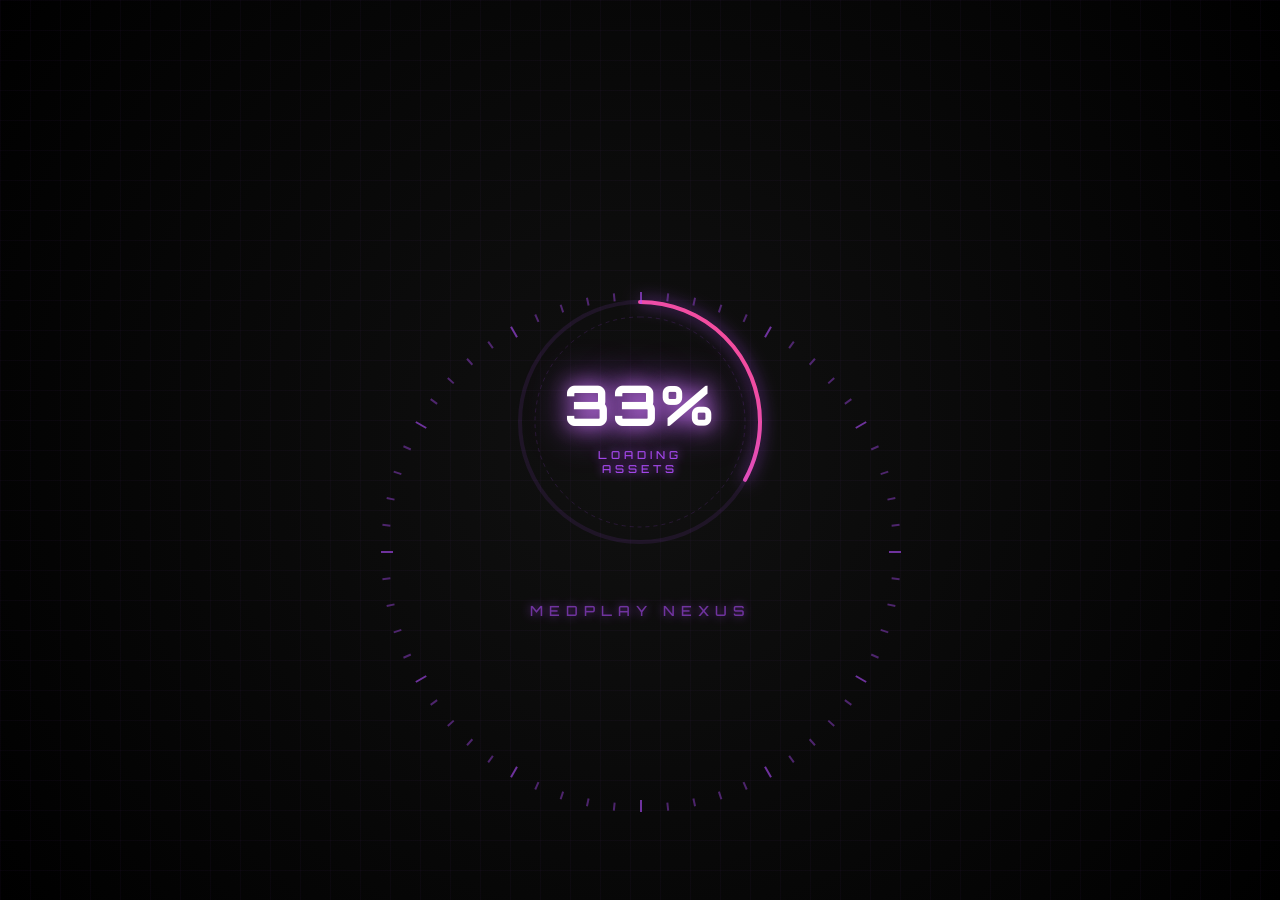
<file: index.html>
<!DOCTYPE html>
<html lang="en">
<head>
  <meta charset="UTF-8">
  <meta name="viewport" content="width=device-width, initial-scale=1.0">
  <title>MedPlay Nexus</title>
  <meta name="description" content="MedPlay Nexus — Learn frontend, backend, cybersecurity and EHR through gamified coding challenges. Earn XP, climb the leaderboard.">
  <meta property="og:title" content="MedPlay Nexus — Code. Play. Level Up.">
  <meta property="og:description" content="Gamified coding challenges across Frontend, Backend, Cybersec, and EHR.">
  <meta property="og:type" content="website">
  <link rel="icon" href="data:image/svg+xml,%3Csvg xmlns='http://www.w3.org/2000/svg' viewBox='0 0 100 100'%3E%3Ctext y='80' font-size='80'%3E%E2%AC%A1%3C/text%3E%3C/svg%3E">
  <style>
    body { margin:0; background:#08080d; color:#fff; font-family:system-ui, sans-serif; display:flex; align-items:center; justify-content:center; min-height:100vh; }
    .center { text-align:center; }
    .center h1 { font-size:32px; margin-bottom:8px; letter-spacing:4px; }
    .center .accent { background:linear-gradient(135deg,#b14dff,#ff4d8e); -webkit-background-clip:text; -webkit-text-fill-color:transparent; }
    .center p { color:#8b8ba0; font-size:14px; margin-bottom:24px; }
    .dot { display:inline-block; width:8px; height:8px; border-radius:50%; background:#b14dff; box-shadow:0 0 12px #b14dff; animation:pulse 1.5s infinite; margin:0 4px; }
    .dot:nth-child(2){animation-delay:.2s;background:#d780ff;box-shadow:0 0 12px #d780ff;}
    .dot:nth-child(3){animation-delay:.4s;background:#ff4d8e;box-shadow:0 0 12px #ff4d8e;}
    @keyframes pulse { 0%,100%{transform:scale(1);opacity:1;} 50%{transform:scale(0.6);opacity:0.4;} }
    a { color:#b14dff; text-decoration:none; }
  </style>
  <script>
    // Redirect to the loading entry-point
    window.location.replace('frontend/pages/loading.html');
  </script>
</head>
<body>
  <div class="center">
    <h1>MEDPLAY<span class="accent"> NEXUS</span></h1>
    <p>Loading<span class="dot"></span><span class="dot"></span><span class="dot"></span></p>
    <p><a href="frontend/pages/loading.html">Click here if not redirected automatically</a></p>
  </div>
</body>
</html>
</file>
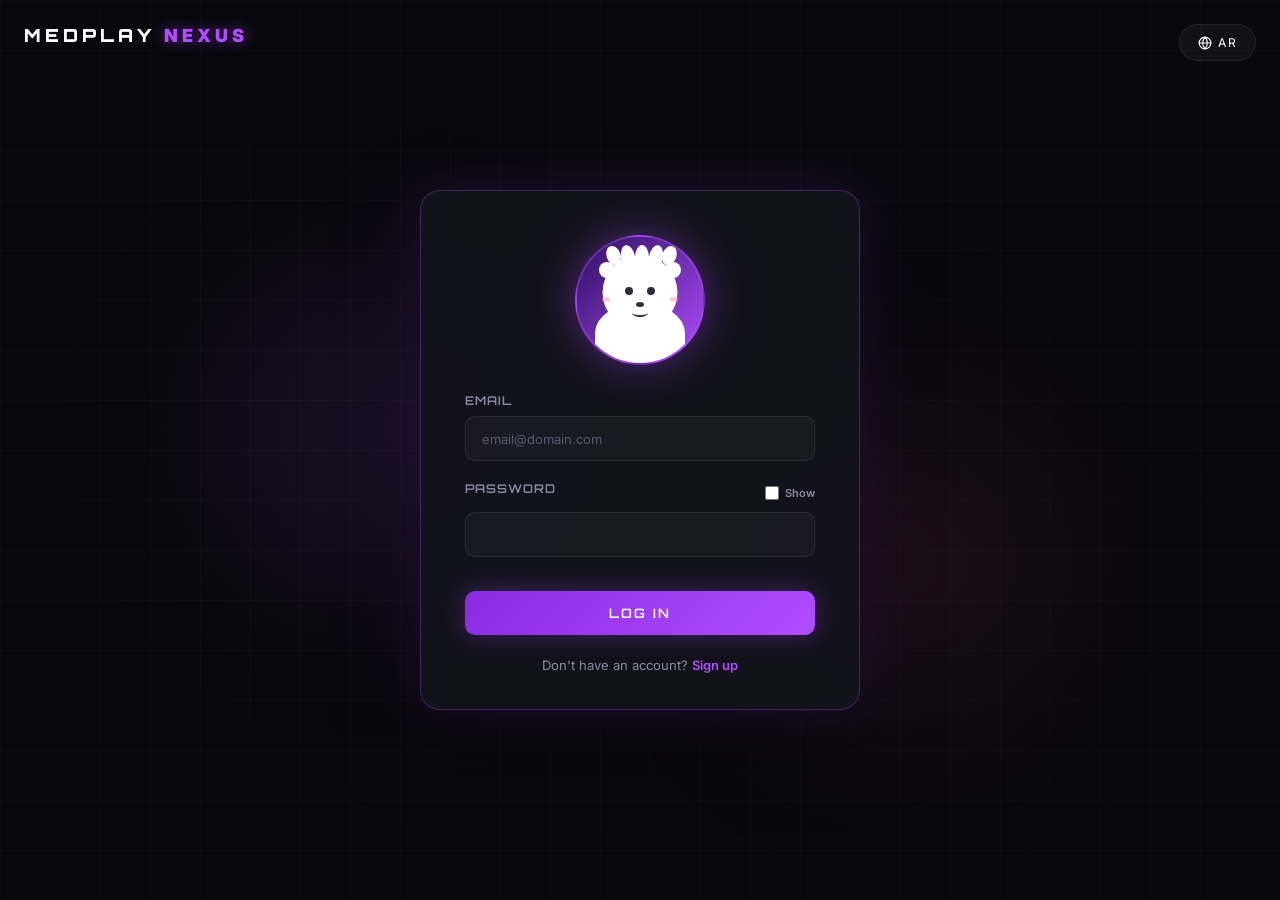
<file: frontend/pages/achievements.html>
<!DOCTYPE html>
<html lang="en" dir="ltr">
<head>
  <meta charset="UTF-8">
  <meta name="viewport" content="width=device-width, initial-scale=1.0">
  <title>MedPlay Nexus - Achievements</title>
  <link href="https://fonts.googleapis.com/css2?family=Orbitron:wght@500;700;900&family=Exo+2:wght@300;400;500;600&family=Cairo:wght@400;500;600;700&family=JetBrains+Mono:wght@400;500&display=swap" rel="stylesheet">
  <link rel="stylesheet" href="../css/dashboard.css">
  <style>
    .ach-summary { display: grid; grid-template-columns: 1fr 1fr 1fr; gap: 14px; margin-bottom: 8px; }
    .ach-summary-card { background: var(--panel); border: 1px solid var(--border); border-radius: 14px; padding: 18px 20px; }
    .ach-summary-val { font-family: var(--font-head); font-size: 28px; color: var(--neon); margin-bottom: 4px; }
    .ach-summary-label { font-size: 11px; color: var(--text2); letter-spacing: 2px; }
    .ach-progress-track { height: 8px; background: rgba(20, 20, 29,0.6); border-radius: 4px; margin-top: 12px; overflow: hidden; }
    .ach-progress-fill { height: 100%; background: linear-gradient(90deg, var(--neon2), var(--neon3)); box-shadow: 0 0 10px var(--neon); transition: width 1s ease; }

    .ach-grid { display: grid; grid-template-columns: repeat(3, 1fr); gap: 16px; }
    .ach-badge {
      background: var(--panel);
      border: 1px solid var(--border);
      border-radius: 16px;
      padding: 24px 20px;
      display: flex;
      flex-direction: column;
      align-items: center;
      gap: 10px;
      transition: all 0.3s;
      text-align: center;
    }
    .ach-badge.unlocked {
      border-color: rgba(255, 77, 142, 0.4);
      box-shadow: 0 0 30px rgba(255, 77, 142, 0.15);
    }
    .ach-badge.locked { opacity: 0.6; }
    .ach-badge .icon {
      font-size: 38px;
      width: 64px; height: 64px;
      border-radius: 16px;
      display: flex; align-items: center; justify-content: center;
      background: rgba(177, 77, 255, 0.06);
      border: 1px solid var(--border);
      transition: all 0.3s;
    }
    .ach-badge.unlocked .icon {
      background: linear-gradient(135deg, rgba(177, 77, 255,0.2), rgba(255, 77, 142,0.2));
      border-color: var(--neon3);
      color: var(--neon3);
    }
    .ach-badge.locked .icon { filter: grayscale(0.8); opacity: 0.6; }
    .ach-name {
      font-family: var(--font-head);
      font-size: 12px;
      color: var(--text);
      letter-spacing: 2px;
    }
    .ach-desc { font-size: 12px; color: var(--text2); line-height: 1.5; }
    .ach-status {
      margin-top: 6px;
      padding: 4px 10px;
      border-radius: 12px;
      font-size: 9px;
      letter-spacing: 2px;
      font-family: var(--font-head);
    }
    .ach-badge.unlocked .ach-status { background: rgba(0,255,170,0.1); color: var(--success); border: 1px solid rgba(0,255,170,0.3); }
    .ach-badge.locked .ach-status { background: rgba(255,255,255,0.05); color: var(--text2); border: 1px solid var(--border); }

    html[dir="rtl"] .ach-name, html[dir="rtl"] .ach-status { letter-spacing: 0; }

    @media (max-width: 900px) { .ach-grid { grid-template-columns: repeat(2, 1fr); } .ach-summary { grid-template-columns: 1fr; } }
    @media (max-width: 600px) { .ach-grid { grid-template-columns: 1fr; } }
  </style>
</head>
<body>
<div id="page">
  <div class="ach-summary">
    <div class="ach-summary-card">
      <div class="ach-summary-val" id="achUnlocked">0</div>
      <div class="ach-summary-label" data-i18n="ach.unlocked">UNLOCKED</div>
    </div>
    <div class="ach-summary-card">
      <div class="ach-summary-val" id="achTotal">0</div>
      <div class="ach-summary-label">TOTAL BADGES</div>
    </div>
    <div class="ach-summary-card">
      <div class="ach-summary-val" id="achPercent">0%</div>
      <div class="ach-summary-label" data-i18n="ach.progress">PROGRESS</div>
      <div class="ach-progress-track"><div class="ach-progress-fill" id="achProgressBar" style="width:0%"></div></div>
    </div>
  </div>

  <div class="panel">
    <div class="panel-title" data-i18n="shell.achievements">ACHIEVEMENTS</div>
    <div class="ach-grid" id="achGrid">
      <div style="grid-column:1/-1;text-align:center;padding:40px;color:var(--text2)" data-i18n="hub.loading">Loading...</div>
    </div>
  </div>
</div>

<script src="../js/config.js"></script>
  <script src="../js/translations.js"></script>
<script src="../js/app.js"></script>
<script>
  Auth.requireAuth();
  Shell.mount({ active: 'achievements', title: { text: 'ACHIEVEMENTS', i18n: 'shell.achievements' } });

  async function loadAchievements() {
    try {
      const data = await API.getAchievements();
      document.getElementById('achUnlocked').textContent = data.unlocked;
      document.getElementById('achTotal').textContent = data.total;
      const pct = data.total > 0 ? Math.round((data.unlocked / data.total) * 100) : 0;
      document.getElementById('achPercent').textContent = pct + '%';
      setTimeout(() => {
        document.getElementById('achProgressBar').style.width = pct + '%';
      }, 100);

      const grid = document.getElementById('achGrid');
      grid.innerHTML = data.items.map(item => `
        <div class="ach-badge ${item.unlocked ? 'unlocked' : 'locked'}">
          <div class="icon">${item.icon}</div>
          <div class="ach-name">${item.name}</div>
          <div class="ach-desc">${item.description}</div>
          <div class="ach-status">${item.unlocked ? I18n.t('ach.unlocked') : I18n.t('ach.locked')}</div>
        </div>
      `).join('');
    } catch (err) {
      document.getElementById('achGrid').innerHTML = `<div style="grid-column:1/-1;text-align:center;color:var(--danger);padding:40px">${err.message}</div>`;
    }
  }

  loadAchievements();
</script>
</body>
</html>
</file>
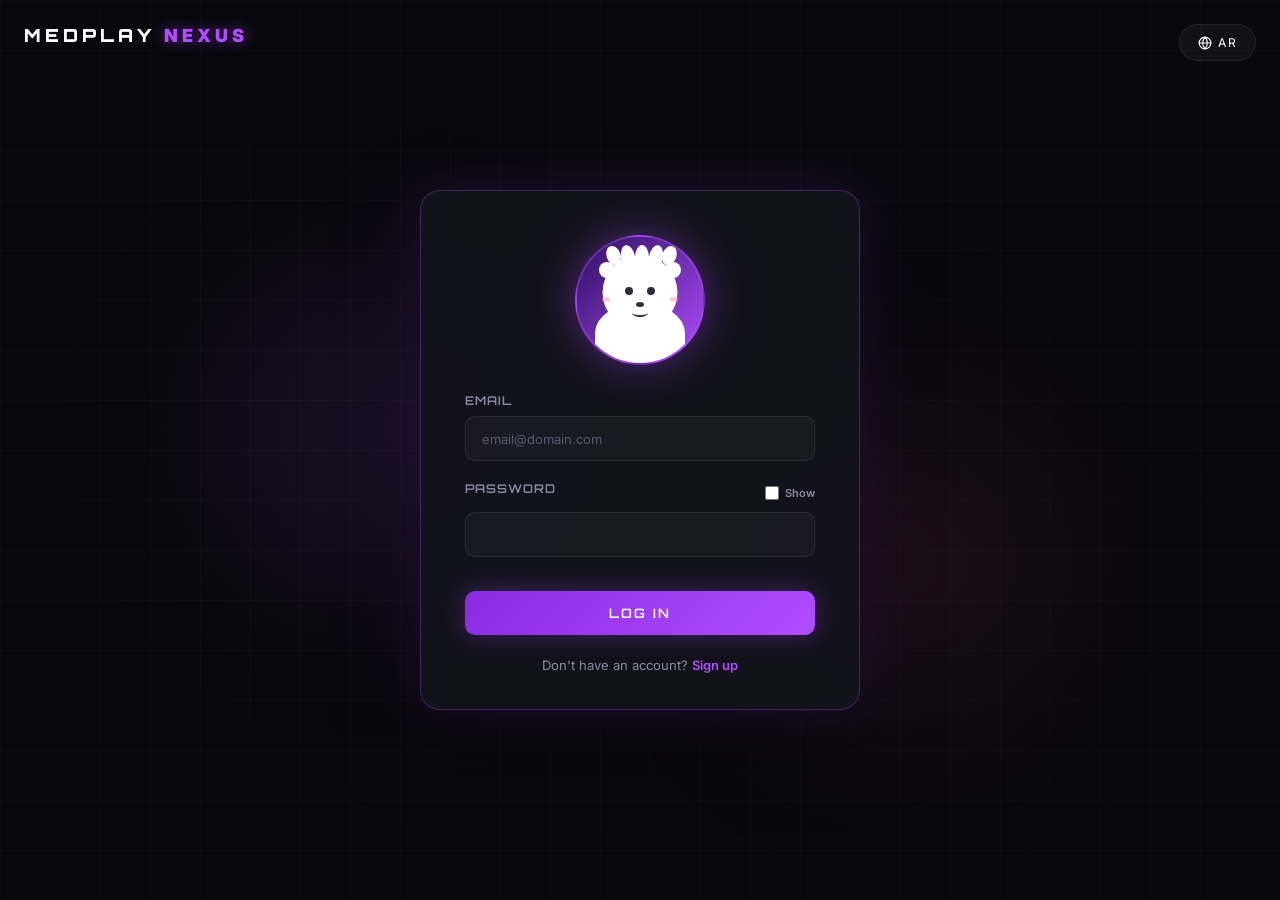
<file: frontend/pages/ai.html>
<!DOCTYPE html>
<html lang="en" dir="ltr">
<head>
  <meta charset="UTF-8">
  <meta name="viewport" content="width=device-width, initial-scale=1.0">
  <title>MedPlay Nexus - AI Assistant</title>
  <link href="https://fonts.googleapis.com/css2?family=Orbitron:wght@500;700;900&family=Exo+2:wght@300;400;500;600&family=Cairo:wght@400;500;600;700&family=JetBrains+Mono:wght@400;500&display=swap" rel="stylesheet">
  <link rel="stylesheet" href="../css/dashboard.css">
  <style>
    .ai-layout { display: grid; grid-template-columns: 1fr 280px; gap: 16px; min-height: calc(100vh - 96px); }
    .ai-main {
      background: var(--panel);
      border: 1px solid var(--border);
      border-radius: 14px;
      display: flex;
      flex-direction: column;
      overflow: hidden;
    }
    .ai-bar {
      padding: 18px 22px;
      border-bottom: 1px solid var(--border);
      display: flex;
      align-items: center;
      gap: 10px;
      font-family: var(--font-head);
      font-size: 14px;
      color: var(--neon);
      letter-spacing: 2px;
    }
    .ai-dot { width: 10px; height: 10px; background: var(--neon3); border-radius: 50%; animation: blink 1.5s ease-in-out infinite; box-shadow: 0 0 8px var(--neon3); }
    @keyframes blink { 0%, 100% { opacity: 1; } 50% { opacity: 0.2; } }
    .ai-subtitle { font-size: 10px; color: var(--text2); margin-left: auto; letter-spacing: 1px; }
    html[dir="rtl"] .ai-subtitle { margin-left: 0; margin-right: auto; }

    .ai-conv { flex: 1; padding: 22px; display: flex; flex-direction: column; gap: 14px; overflow-y: auto; min-height: 420px; }
    .ai-msg {
      padding: 14px 18px;
      border-radius: 14px;
      font-size: 14px;
      line-height: 1.6;
      max-width: 78%;
    }
    .ai-msg.user {
      background: rgba(138, 43, 226,0.2);
      color: var(--text);
      margin-left: auto;
      border: 1px solid rgba(138, 43, 226,0.25);
    }
    html[dir="rtl"] .ai-msg.user { margin-left: 0; margin-right: auto; }
    .ai-msg.bot { background: rgba(177, 77, 255,0.06); color: var(--text); border: 1px solid rgba(177, 77, 255,0.1); }

    .ai-typing-row { display: flex; align-items: center; gap: 10px; color: var(--text2); font-size: 12px; font-family: var(--font-mono); }
    .typing-indicator { display: flex; gap: 4px; padding: 10px 14px; background: rgba(177, 77, 255,0.08); border-radius: 14px; width: fit-content; }
    .typing-dot { width: 6px; height: 6px; background: var(--neon); border-radius: 50%; animation: typingBounce 0.8s ease-in-out infinite; }
    .typing-dot:nth-child(2) { animation-delay: 0.15s; }
    .typing-dot:nth-child(3) { animation-delay: 0.3s; }
    @keyframes typingBounce { 0%, 80%, 100% { transform: translateY(0); } 40% { transform: translateY(-6px); } }

    .ai-input-row { display: flex; gap: 10px; padding: 16px 22px; border-top: 1px solid var(--border); }
    .ai-input {
      flex: 1;
      background: rgba(20, 20, 29,0.6);
      border: 1px solid var(--border);
      border-radius: 12px;
      padding: 14px 18px;
      color: var(--text);
      font-family: var(--font-body);
      font-size: 14px;
      outline: none;
      transition: all 0.2s;
    }
    .ai-input:focus { border-color: var(--neon); box-shadow: 0 0 15px rgba(177, 77, 255,0.2); }
    .ai-send {
      background: linear-gradient(135deg, var(--neon2), var(--neon));
      border: none;
      border-radius: 12px;
      padding: 14px 22px;
      color: #000;
      cursor: pointer;
      font-size: 18px;
      font-weight: 700;
    }

    .ai-suggestions {
      background: var(--panel);
      border: 1px solid var(--border);
      border-radius: 14px;
      padding: 18px;
      display: flex;
      flex-direction: column;
      gap: 10px;
      height: fit-content;
    }
    .ai-suggestions h4 {
      font-family: var(--font-head);
      font-size: 11px;
      color: var(--text2);
      letter-spacing: 2px;
    }
    .suggestion-chip {
      font-size: 12px;
      color: var(--text2);
      padding: 10px 12px;
      background: rgba(177, 77, 255,0.04);
      border-radius: 10px;
      border: 1px solid var(--border);
      cursor: pointer;
      transition: all 0.2s;
      line-height: 1.5;
    }
    .suggestion-chip:hover { color: var(--neon); border-color: var(--neon); background: rgba(177, 77, 255,0.08); }

    @media (max-width: 900px) {
      .ai-layout { grid-template-columns: 1fr; }
      .ai-suggestions { order: -1; flex-direction: row; flex-wrap: wrap; }
    }
  </style>
</head>
<body>
<div id="page">
  <div class="ai-layout">
    <div class="ai-main">
      <div class="ai-bar">
        <div class="ai-dot"></div>
        <span data-i18n="ai.title">AI ASSISTANT</span>
        <span class="ai-subtitle" data-i18n="ai.subtitle">Powered by MedPlay-AI</span>
      </div>
      <div class="ai-conv" id="conv">
        <div class="ai-msg bot" data-i18n="ai.greeting">Hello! I'm your AI coding assistant.</div>
      </div>
      <div class="ai-input-row">
        <input class="ai-input" id="input" data-i18n-placeholder="ai.placeholder" placeholder="Ask any coding question…">
        <button class="ai-send" id="send">▶</button>
      </div>
    </div>

    <div class="ai-suggestions">
      <h4 data-i18n="ai.suggestions">SUGGESTED QUESTIONS</h4>
      <div class="suggestion-chip" data-q="Explain CSS Flexbox">Explain CSS Flexbox</div>
      <div class="suggestion-chip" data-q="How does CSS Grid work?">How does CSS Grid work?</div>
      <div class="suggestion-chip" data-q="What is async/await in JavaScript?">What is async/await in JavaScript?</div>
      <div class="suggestion-chip" data-q="Explain the DOM">Explain the DOM</div>
      <div class="suggestion-chip" data-q="How do I make a responsive page?">How do I make a responsive page?</div>
      <div class="suggestion-chip" data-q="What are array map, filter, reduce?">map, filter, reduce explained</div>
    </div>
  </div>
</div>

<script src="../js/config.js"></script>
  <script src="../js/translations.js"></script>
<script src="../js/app.js"></script>
<script>
  Auth.requireAuth();
  Shell.mount({ active: 'ai', title: { text: 'AI ASSISTANT', i18n: 'shell.ai' } });

  const conv = document.getElementById('conv');
  const input = document.getElementById('input');

  function escapeHtml(s) {
    return s.replace(/[&<>"']/g, c => ({ '&': '&amp;', '<': '&lt;', '>': '&gt;', '"': '&quot;', "'": '&#39;' }[c]));
  }

  async function ask(question) {
    if (!question.trim()) return;
    input.value = '';
    conv.insertAdjacentHTML('beforeend', `<div class="ai-msg user">${escapeHtml(question)}</div>`);

    // Typing indicator
    const typingId = 'typing_' + Date.now();
    conv.insertAdjacentHTML('beforeend', `
      <div class="ai-typing-row" id="${typingId}">
        <div class="typing-indicator"><div class="typing-dot"></div><div class="typing-dot"></div><div class="typing-dot"></div></div>
        <span>MedPlay-AI is thinking…</span>
      </div>
    `);
    conv.scrollTop = conv.scrollHeight;

    try {
      const reply = await API.aiAsk(question);
      document.getElementById(typingId)?.remove();
      conv.insertAdjacentHTML('beforeend', `<div class="ai-msg bot">${escapeHtml(reply.answer)}</div>`);
    } catch (e) {
      document.getElementById(typingId)?.remove();
      conv.insertAdjacentHTML('beforeend', `<div class="ai-msg bot">Sorry, I'm offline. Try again later.</div>`);
    }
    conv.scrollTop = conv.scrollHeight;
  }

  document.getElementById('send').addEventListener('click', () => ask(input.value));
  input.addEventListener('keydown', e => { if (e.key === 'Enter') ask(input.value); });
  document.querySelectorAll('.suggestion-chip').forEach(chip => {
    chip.addEventListener('click', () => ask(chip.dataset.q));
  });
</script>
</body>
</html>
</file>
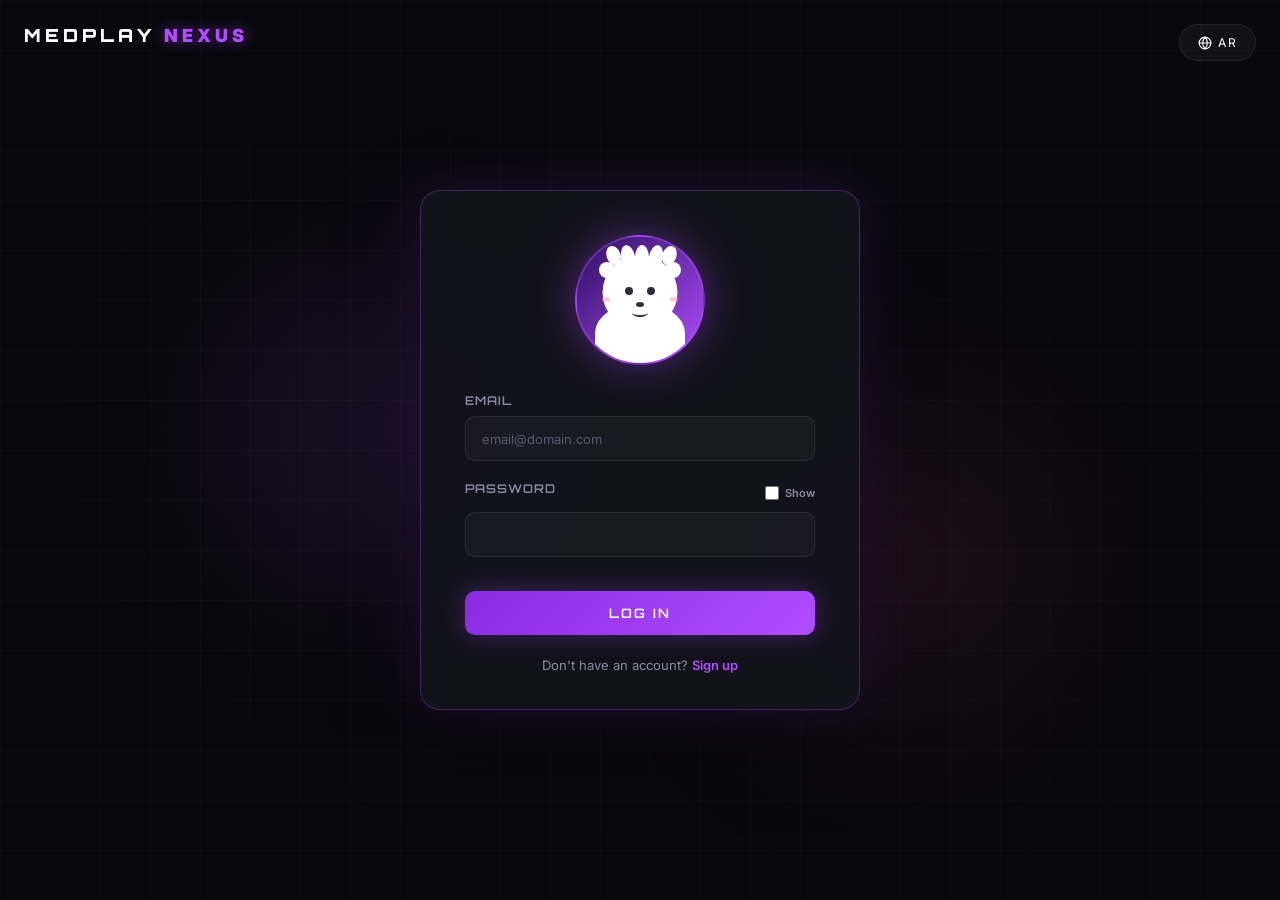
<file: frontend/pages/analytics.html>
<!DOCTYPE html>
<html lang="en" dir="ltr">
<head>
  <meta charset="UTF-8">
  <meta name="viewport" content="width=device-width, initial-scale=1.0">
  <title>MedPlay Nexus - Analytics</title>
  <link href="https://fonts.googleapis.com/css2?family=Orbitron:wght@500;700;900&family=Exo+2:wght@300;400;500;600&family=Cairo:wght@400;500;600;700&family=JetBrains+Mono:wght@400;500&display=swap" rel="stylesheet">
  <link rel="stylesheet" href="../css/dashboard.css">
  <style>
    .metrics-grid { display: grid; grid-template-columns: repeat(3, 1fr); gap: 14px; }
    .metric-card { background: var(--panel); border: 1px solid var(--border); border-radius: 14px; padding: 20px 22px; }
    .metric-val { font-family: var(--font-head); font-size: 30px; color: var(--neon); margin-bottom: 4px; }
    .metric-label { font-size: 11px; color: var(--text2); letter-spacing: 2px; }

    .charts-grid { display: grid; grid-template-columns: 2fr 1fr; gap: 14px; }
    .chart-card { background: var(--panel); border: 1px solid var(--border); border-radius: 14px; padding: 20px; }

    .bar-chart { display: flex; align-items: flex-end; gap: 12px; height: 200px; padding-bottom: 4px; }
    .bar-wrap { flex: 1; display: flex; flex-direction: column; align-items: center; gap: 6px; height: 100%; justify-content: flex-end; }
    .bar {
      width: 100%;
      border-radius: 6px 6px 0 0;
      background: linear-gradient(180deg, var(--neon), var(--neon2));
      opacity: 0.85;
      transition: height 1.5s cubic-bezier(0.2, 1, 0.3, 1);
      min-height: 4px;
      position: relative;
    }
    .bar:hover { opacity: 1; box-shadow: 0 0 12px var(--neon); }
    .bar-value { position: absolute; top: -22px; left: 50%; transform: translateX(-50%); font-family: var(--font-mono); font-size: 10px; color: var(--text2); white-space: nowrap; }
    .bar-day { font-size: 11px; color: var(--text2); font-family: var(--font-mono); }

    .donut-wrap { display: flex; align-items: center; justify-content: center; height: 180px; position: relative; }
    .donut-legend { display: flex; flex-direction: column; gap: 8px; margin-top: 12px; }
    .legend-item { display: flex; align-items: center; gap: 8px; font-size: 12px; color: var(--text2); }
    .legend-color { width: 12px; height: 12px; border-radius: 3px; }

    .recent-list { display: flex; flex-direction: column; gap: 8px; }
    .recent-item {
      display: flex;
      align-items: center;
      gap: 12px;
      padding: 12px;
      background: rgba(177, 77, 255, 0.04);
      border-radius: 8px;
      border-left: 2px solid var(--neon);
    }
    html[dir="rtl"] .recent-item { border-left: none; border-right: 2px solid var(--neon); }
    .recent-icon { color: var(--success); font-size: 16px; }
    .recent-title { flex: 1; font-size: 13px; color: var(--text); }
    .recent-xp { font-family: var(--font-mono); font-size: 12px; color: var(--neon); }
    .recent-empty { padding: 24px; text-align: center; color: var(--text2); font-size: 13px; }

    @media (max-width: 900px) {
      .metrics-grid { grid-template-columns: 1fr; }
      .charts-grid { grid-template-columns: 1fr; }
    }
  </style>
</head>
<body>
<div id="page">
  <div class="metrics-grid">
    <div class="metric-card"><div class="metric-val" id="metricXp">0</div><div class="metric-label" data-i18n="analytics.totalXp">TOTAL XP EARNED</div></div>
    <div class="metric-card"><div class="metric-val" id="metricCompleted">0</div><div class="metric-label" data-i18n="analytics.completed">CHALLENGES COMPLETED</div></div>
    <div class="metric-card"><div class="metric-val" id="metricAccuracy">0%</div><div class="metric-label" data-i18n="analytics.accuracy">ACCURACY RATE</div></div>
  </div>

  <div class="charts-grid">
    <div class="chart-card">
      <div class="panel-title" data-i18n="analytics.weekly">WEEKLY XP PROGRESS</div>
      <div class="bar-chart" id="barChart"></div>
    </div>
    <div class="chart-card">
      <div class="panel-title" data-i18n="analytics.byTrack">BY TRACK</div>
      <div class="donut-wrap">
        <svg width="160" height="160" viewBox="0 0 160 160">
          <circle cx="80" cy="80" r="60" fill="none" stroke="rgba(177, 77, 255,0.08)" stroke-width="16"/>
          <circle id="donutFe" cx="80" cy="80" r="60" fill="none" stroke="#c080ff" stroke-width="16" stroke-dasharray="0 377" transform="rotate(-90 80 80)" style="transition:stroke-dasharray 1.5s cubic-bezier(0.2,1,0.3,1)"/>
          <text x="50%" y="50%" dominant-baseline="middle" text-anchor="middle" fill="var(--neon)" font-family="Orbitron,sans-serif" font-size="22" font-weight="700" id="donutPercent">0%</text>
        </svg>
      </div>
      <div class="donut-legend" id="donutLegend"></div>
    </div>
  </div>

  <div class="panel">
    <div class="panel-title" data-i18n="analytics.recent">RECENT ACTIVITY</div>
    <div class="recent-list" id="recentList">
      <div class="recent-empty" data-i18n="dashboard.noActivity">No activity yet — solve your first challenge!</div>
    </div>
  </div>
</div>

<script src="../js/config.js"></script>
  <script src="../js/translations.js"></script>
<script src="../js/app.js"></script>
<script>
  Auth.requireAuth();
  Shell.mount({ active: 'analytics', title: { text: 'ANALYTICS', i18n: 'shell.analytics' } });

  function animateNumber(el, target, suffix = '', dur = 1200) {
    const start = performance.now();
    function step(now) {
      const p = Math.min((now - start) / dur, 1);
      const eased = p < 0.5 ? 2 * p * p : 1 - Math.pow(-2 * p + 2, 2) / 2;
      el.textContent = Math.round(eased * target) + suffix;
      if (p < 1) requestAnimationFrame(step);
    }
    requestAnimationFrame(step);
  }

  async function loadAnalytics() {
    try {
      const data = await API.getAnalytics();

      animateNumber(document.getElementById('metricXp'), data.user.xp);
      animateNumber(document.getElementById('metricCompleted'), data.totals.completed);
      animateNumber(document.getElementById('metricAccuracy'), data.totals.accuracy, '%');

      // Bars
      const days = ['Mon', 'Tue', 'Wed', 'Thu', 'Fri', 'Sat', 'Sun'];
      const maxXp = Math.max(...data.weekly, 100);
      const bars = data.weekly.map((xp, i) => {
        const pct = (xp / maxXp) * 100;
        return `
          <div class="bar-wrap">
            <div class="bar" style="height:0%" data-h="${pct}%">
              <div class="bar-value">${xp}</div>
            </div>
            <div class="bar-day">${days[i]}</div>
          </div>
        `;
      }).join('');
      document.getElementById('barChart').innerHTML = bars;
      setTimeout(() => {
        document.querySelectorAll('.bar').forEach((b, i) => {
          setTimeout(() => { b.style.height = b.dataset.h; }, i * 80);
        });
      }, 200);

      // Donut - frontend completion
      const feCompleted = data.perSection.frontend || 0;
      const feTotal = 100; // 100 frontend challenges
      const fePct = Math.min(Math.round((feCompleted / feTotal) * 100), 100);
      document.getElementById('donutPercent').textContent = fePct + '%';
      const circumference = 2 * Math.PI * 60;
      setTimeout(() => {
        const dashLen = (fePct / 100) * circumference;
        document.getElementById('donutFe').setAttribute('stroke-dasharray', `${dashLen} ${circumference}`);
      }, 300);

      document.getElementById('donutLegend').innerHTML = `
        <div class="legend-item"><span class="legend-color" style="background:#c080ff"></span>Frontend · ${feCompleted} / ${feTotal}</div>
        <div class="legend-item"><span class="legend-color" style="background:rgba(177, 77, 255,0.4)"></span>Other tracks · coming soon</div>
      `;

      // Recent activity
      const recent = document.getElementById('recentList');
      if (data.recent && data.recent.length > 0) {
        recent.innerHTML = data.recent.map(r => `
          <div class="recent-item">
            <span class="recent-icon">✓</span>
            <span class="recent-title">${r.title}</span>
            <span class="recent-xp">+${r.xp_reward} XP</span>
          </div>
        `).join('');
      }
    } catch (err) {
      console.error(err);
    }
  }

  loadAnalytics();
</script>
</body>
</html>
</file>
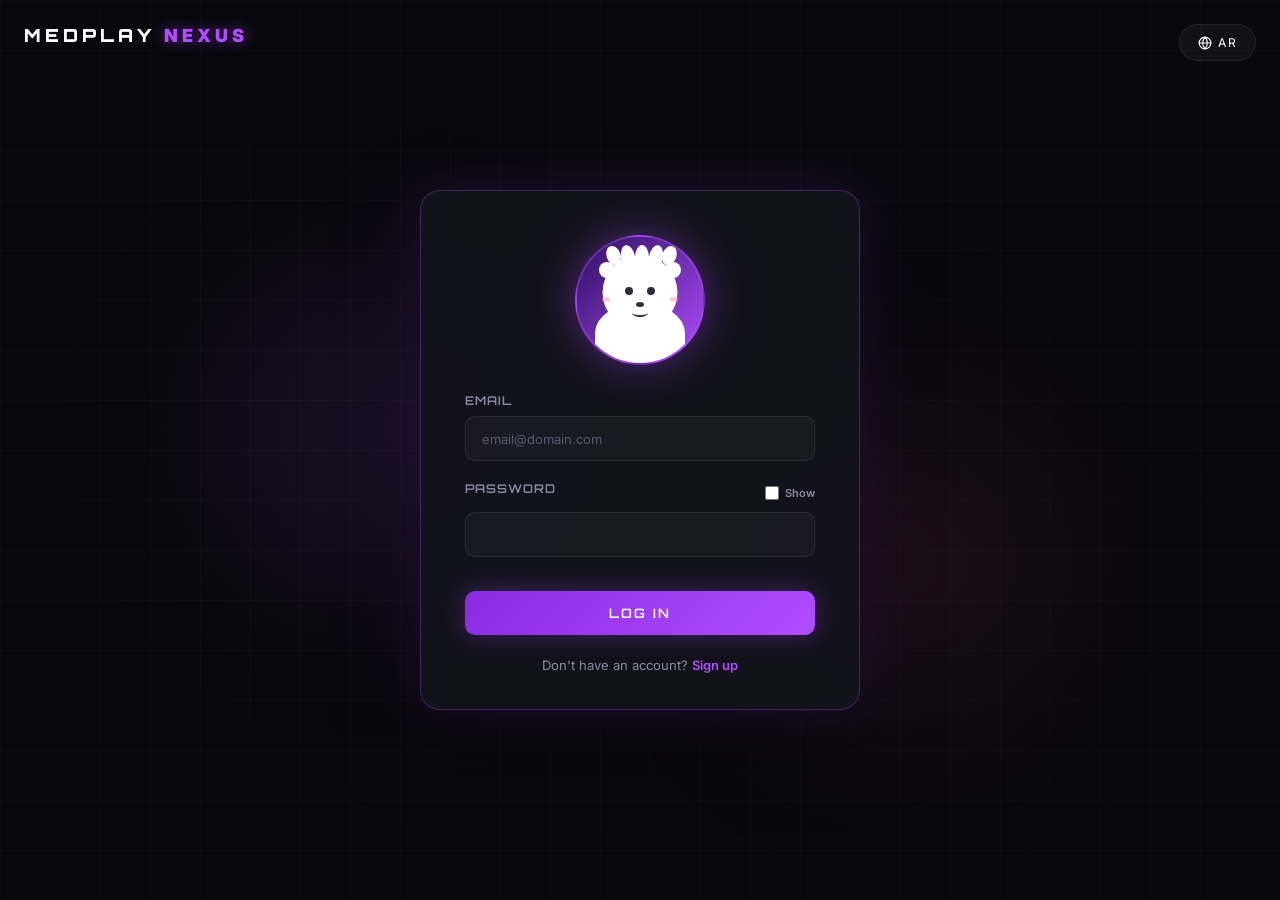
<file: frontend/pages/challenge.html>
<!DOCTYPE html>
<html lang="en" dir="ltr">
<head>
  <meta charset="UTF-8">
  <meta name="viewport" content="width=device-width, initial-scale=1.0">
  <title>MedPlay Nexus - Challenge</title>
  <link href="https://fonts.googleapis.com/css2?family=Inter:wght@400;500;600;700&family=Cairo:wght@400;500;600;700&family=Orbitron:wght@500;700&family=JetBrains+Mono:wght@400;500&display=swap" rel="stylesheet">
  <style>
    * { margin: 0; padding: 0; box-sizing: border-box; font-family: 'Inter', sans-serif; }

    html[dir="rtl"] * { font-family: 'Cairo', sans-serif; }
    html[dir="rtl"] .brand, html[dir="rtl"] .challenge-title { font-family: 'Orbitron', 'Cairo', sans-serif; }
    .code-editor, .preview-output, .terminal { font-family: 'JetBrains Mono', monospace !important; }

    :root {
      --bg-black: #0a0a0f;
      --bg-card: #14141d;
      --bg-darker: #050508;
      --accent-purple: #b14dff;
      --accent-cyan: #ff4d8e;
      --accent-green: #4dffaa;
      --accent-pink: #ff4d8e;
      --accent-amber: #ffaa4d;
      --accent-blue: #64b5f6;
      --text-primary: #ffffff;
      --text-secondary: #8b8ba0;
      --text-muted: #5a5a6e;
      --border: rgba(255, 255, 255, 0.08);
    }

    body { background: var(--bg-black); color: var(--text-primary); min-height: 100vh; }

    body::before {
      content: '';
      position: fixed; top: 0; left: 0; width: 100%; height: 100%;
      background-image:
        linear-gradient(rgba(255, 255, 255, 0.015) 1px, transparent 1px),
        linear-gradient(90deg, rgba(255, 255, 255, 0.015) 1px, transparent 1px);
      background-size: 40px 40px;
      pointer-events: none; z-index: 1;
    }

    .top-nav {
      display: flex; justify-content: space-between; align-items: center;
      padding: 18px 36px; border-bottom: 1px solid var(--border);
      background: rgba(10, 10, 15, 0.8); backdrop-filter: blur(10px);
      position: sticky; top: 0; z-index: 100;
    }

    .brand { font-family: 'Orbitron', sans-serif; font-size: 20px; font-weight: 700; letter-spacing: 4px; cursor: pointer; }
    .brand span { color: var(--accent-purple); }

    .user-stats { display: flex; gap: 10px; align-items: center; }
    .stat-pill {
      display: flex; align-items: center; gap: 6px;
      padding: 6px 14px; background: var(--bg-card);
      border: 1px solid var(--border); border-radius: 20px; font-size: 12px;
    }
    .stat-pill .label { color: var(--text-muted); font-size: 10px; letter-spacing: 1px; }
    .stat-pill .value { color: var(--text-primary); font-weight: 600; }

    .user-chip {
      display: inline-flex; align-items: center; gap: 8px;
      padding: 5px 14px 5px 5px;
      background: rgba(177, 77, 255, 0.08);
      border: 1px solid rgba(177, 77, 255, 0.35);
      border-radius: 999px;
      font-size: 12px; font-weight: 600;
      text-decoration: none; color: var(--text-primary);
    }
    .user-chip .avatar {
      width: 24px; height: 24px; border-radius: 50%;
      background: linear-gradient(135deg, #b14dff, #ff4d8e);
      display: inline-flex; align-items: center; justify-content: center;
      font-size: 11px; font-weight: 700;
    }
    .lang-toggle, .logout-btn {
      padding: 7px 14px; background: transparent;
      border: 1px solid var(--border); color: var(--text-secondary);
      border-radius: 20px; font-size: 12px; font-weight: 600;
      cursor: pointer; transition: all 0.2s;
    }
    .lang-toggle:hover, .logout-btn:hover { border-color: var(--accent-purple); color: var(--text-primary); }

    .main-container { max-width: 1400px; margin: 0 auto; padding: 28px 36px; position: relative; z-index: 2; }

    .back-btn {
      background: transparent; border: 1px solid var(--border);
      color: var(--text-secondary); padding: 8px 16px;
      border-radius: 20px; cursor: pointer; font-size: 12px;
      margin-bottom: 18px; display: inline-flex; align-items: center; gap: 8px;
    }
    .back-btn:hover { border-color: var(--accent-purple); color: var(--accent-purple); }

    /* Challenge header */
    .challenge-header { margin-bottom: 18px; }
    .challenge-meta { display: flex; gap: 10px; align-items: center; margin-bottom: 10px; flex-wrap: wrap; }
    .section-badge {
      padding: 4px 12px; border-radius: 999px; font-size: 11px;
      font-weight: 700; letter-spacing: 1px; text-transform: uppercase;
    }
    .section-badge.frontend { background: rgba(192, 128, 255, 0.15); color: #c080ff; border: 1px solid rgba(192, 128, 255, 0.3); }
    .section-badge.backend { background: rgba(177, 77, 255, 0.15); color: var(--accent-purple); border: 1px solid rgba(177, 77, 255, 0.3); }
    .section-badge.cybersecurity { background: rgba(77, 255, 170, 0.12); color: var(--accent-green); border: 1px solid rgba(77, 255, 170, 0.3); }
    .section-badge.ehr { background: rgba(100, 181, 246, 0.15); color: var(--accent-blue); border: 1px solid rgba(100, 181, 246, 0.3); }
    .difficulty-badge {
      padding: 4px 12px; border-radius: 999px; font-size: 11px;
      font-weight: 700; letter-spacing: 1px; text-transform: uppercase;
      background: rgba(255, 255, 255, 0.04); border: 1px solid var(--border);
    }
    .difficulty-badge.easy { color: var(--accent-green); border-color: rgba(77, 255, 170, 0.25); }
    .difficulty-badge.medium { color: var(--accent-amber); border-color: rgba(255, 170, 77, 0.25); }
    .difficulty-badge.hard { color: var(--accent-pink); border-color: rgba(255, 77, 142, 0.25); }
    .reward-badge {
      padding: 4px 12px; border-radius: 999px; font-size: 11px;
      background: rgba(255, 170, 77, 0.08); color: var(--accent-amber);
      border: 1px solid rgba(255, 170, 77, 0.25);
    }

    .challenge-title {
      font-family: 'Orbitron', sans-serif; font-size: 26px;
      font-weight: 700; letter-spacing: 2px; margin-bottom: 8px;
    }
    .challenge-description { color: var(--text-secondary); font-size: 14px; line-height: 1.6; }

    /* Game layout — split pane */
    .game-grid {
      display: grid;
      grid-template-columns: 1fr 1fr;
      gap: 18px;
      margin-top: 18px;
    }

    .panel {
      background: var(--bg-card);
      border: 1px solid var(--border);
      border-radius: 14px;
      overflow: hidden;
      display: flex;
      flex-direction: column;
    }

    .panel-head {
      padding: 12px 18px;
      display: flex; align-items: center; justify-content: space-between;
      border-bottom: 1px solid var(--border);
      background: rgba(0, 0, 0, 0.25);
    }
    .panel-title {
      font-family: 'JetBrains Mono', monospace;
      font-size: 11px; letter-spacing: 2px; text-transform: uppercase;
      color: var(--text-muted);
    }
    .panel-dots { display: flex; gap: 6px; }
    .panel-dots span { width: 10px; height: 10px; border-radius: 50%; background: rgba(255,255,255,0.08); }
    .panel-dots span:nth-child(1) { background: #ff5f57; }
    .panel-dots span:nth-child(2) { background: #ffbd2e; }
    .panel-dots span:nth-child(3) { background: #27c93f; }

    .instruction-box {
      background: var(--bg-darker); border-left: 3px solid var(--accent-purple);
      padding: 14px 18px; border-radius: 8px; margin-bottom: 14px;
      font-size: 13px; color: var(--text-secondary); line-height: 1.6;
    }
    html[dir="rtl"] .instruction-box { border-left: none; border-right: 3px solid var(--accent-purple); }
    .instruction-box strong { color: var(--text-primary); }
    .instruction-box .task-icon {
      display: inline-flex; width: 22px; height: 22px;
      background: var(--accent-purple); border-radius: 50%;
      align-items: center; justify-content: center;
      margin-right: 8px; font-size: 12px; color: #fff;
    }

    .code-editor {
      background: #050508; border: none;
      padding: 18px;
      flex: 1; min-height: 280px;
      color: #e6edf3;
      font-size: 14px; line-height: 1.65;
      resize: none;
      direction: ltr; text-align: left; outline: none;
      width: 100%;
    }
    .code-editor::placeholder { color: var(--text-muted); }

    /* Live preview pane for frontend */
    .preview-frame {
      flex: 1; min-height: 280px;
      background: #ffffff;
      border: none;
      width: 100%;
    }

    /* Simulated terminal pane for backend / cybersec / ehr */
    .sim-pane {
      flex: 1; min-height: 280px;
      background: #050508;
      padding: 16px 18px;
      color: var(--accent-green);
      font-size: 13px; line-height: 1.7;
      white-space: pre-wrap;
      overflow-y: auto;
    }
    .sim-pane .sim-line { display: block; }
    .sim-pane .sim-prompt { color: var(--accent-cyan); }
    .sim-pane .sim-warn { color: var(--accent-amber); }
    .sim-pane .sim-ok { color: var(--accent-green); }
    .sim-pane .sim-info { color: var(--text-secondary); }
    .sim-pane .sim-cursor::after {
      content: '_'; color: var(--accent-green);
      animation: blink 1s steps(1) infinite;
    }
    @keyframes blink { 50% { opacity: 0; } }

    /* Progress meter — how close their answer is to matching */
    .progress-meter {
      display: flex; align-items: center; gap: 12px;
      padding: 10px 18px;
      background: rgba(0, 0, 0, 0.3);
      border-top: 1px solid var(--border);
    }
    .progress-meter-label {
      font-family: 'JetBrains Mono', monospace;
      font-size: 10px; letter-spacing: 2px;
      color: var(--text-muted); text-transform: uppercase;
    }
    .progress-meter-track {
      flex: 1; height: 6px; background: rgba(255,255,255,0.05);
      border-radius: 999px; overflow: hidden;
    }
    .progress-meter-fill {
      height: 100%;
      background: linear-gradient(90deg, var(--accent-purple), var(--accent-cyan));
      transition: width 0.3s ease;
      box-shadow: 0 0 12px var(--accent-purple);
    }
    .progress-meter-pct {
      font-family: 'JetBrains Mono', monospace;
      font-size: 12px; font-weight: 600; min-width: 38px; text-align: right;
      color: var(--accent-cyan);
    }
    .progress-meter.match .progress-meter-fill { background: linear-gradient(90deg, var(--accent-green), var(--accent-cyan)); box-shadow: 0 0 16px var(--accent-green); }
    .progress-meter.match .progress-meter-pct { color: var(--accent-green); }

    /* Bottom action bar */
    .action-bar {
      display: flex; gap: 12px; margin-top: 16px;
      align-items: center; flex-wrap: wrap;
    }

    .btn-primary {
      padding: 13px 32px;
      background: var(--accent-purple);
      color: white; border: none;
      border-radius: 8px; cursor: pointer;
      font-size: 14px; font-weight: 700;
      letter-spacing: 1px; transition: all 0.2s;
      text-transform: uppercase;
    }
    .btn-primary:hover { background: #a13ee8; box-shadow: 0 0 20px rgba(177, 77, 255, 0.4); }
    .btn-primary:disabled { opacity: 0.6; cursor: not-allowed; }

    .btn-secondary {
      padding: 13px 24px; background: transparent;
      border: 1px solid var(--border); color: var(--text-secondary);
      border-radius: 8px; cursor: pointer; font-size: 13px; font-weight: 600;
      letter-spacing: 1px; text-transform: uppercase;
    }
    .btn-secondary:hover { border-color: var(--accent-amber); color: var(--accent-amber); }

    .btn-ghost {
      padding: 13px 18px; background: transparent;
      border: 1px solid var(--border); color: var(--text-secondary);
      border-radius: 8px; cursor: pointer; font-size: 13px;
    }
    .btn-ghost:hover { border-color: var(--accent-cyan); color: var(--accent-cyan); }

    .result-box {
      margin-top: 14px; padding: 14px 18px;
      border-radius: 10px; display: none; font-size: 14px;
      animation: slideIn 0.4s ease;
    }
    @keyframes slideIn { from { transform: translateY(8px); opacity: 0; } to { transform: translateY(0); opacity: 1; } }
    .result-box.success {
      background: rgba(77, 255, 170, 0.08);
      border: 1px solid var(--accent-green);
      color: var(--accent-green);
    }
    .result-box.error {
      background: rgba(255, 77, 142, 0.08);
      border: 1px solid var(--accent-pink);
      color: var(--accent-pink);
    }
    .hint-box {
      margin-top: 12px; padding: 12px 16px;
      background: rgba(255, 170, 77, 0.08);
      border: 1px solid rgba(255, 170, 77, 0.4);
      border-radius: 8px; color: var(--accent-amber); font-size: 13px;
      display: none;
    }

    /* XP / coin pop animation */
    .reward-pop {
      display: inline-block;
      padding: 4px 10px;
      background: rgba(77, 255, 170, 0.15);
      border-radius: 6px;
      margin: 0 4px;
      font-weight: 700;
      animation: pop 0.6s ease;
    }
    @keyframes pop { 0% { transform: scale(0.5); opacity: 0; } 60% { transform: scale(1.2); } 100% { transform: scale(1); opacity: 1; } }

    /* Level up modal */
    .level-up-modal {
      position: fixed; inset: 0;
      background: rgba(0, 0, 0, 0.85);
      display: none; justify-content: center; align-items: center;
      z-index: 1000; backdrop-filter: blur(6px);
    }
    .level-up-content {
      background: var(--bg-card);
      border: 2px solid var(--accent-cyan);
      border-radius: 20px; padding: 48px;
      text-align: center; animation: scaleIn 0.4s;
      box-shadow: 0 0 60px rgba(255, 77, 142, 0.3);
    }
    @keyframes scaleIn { from { transform: scale(0.5); opacity: 0; } to { transform: scale(1); opacity: 1; } }
    .level-up-content h2 {
      font-family: 'Orbitron', sans-serif;
      font-size: 36px; letter-spacing: 4px;
      color: var(--accent-cyan); margin-bottom: 16px;
    }
    .level-up-content p { color: var(--text-secondary); margin-bottom: 24px; }

    /* Confetti container */
    .confetti { position: fixed; pointer-events: none; inset: 0; overflow: hidden; z-index: 999; }
    .confetti-piece {
      position: absolute; width: 8px; height: 14px;
      animation: fall 2.2s ease-out forwards;
    }
    @keyframes fall {
      to { transform: translateY(110vh) rotate(720deg); opacity: 0; }
    }

    @media (max-width: 1000px) {
      .game-grid { grid-template-columns: 1fr; }
      .preview-frame, .sim-pane, .code-editor { min-height: 220px; }
    }
    @media (max-width: 768px) {
      .top-nav { padding: 12px 16px; flex-wrap: wrap; gap: 10px; }
      .main-container { padding: 18px 16px; }
      .challenge-title { font-size: 20px; }
      .action-bar { flex-direction: column; align-items: stretch; }
    }
  </style>
</head>
<body>
  <nav class="top-nav">
    <div class="brand" onclick="window.location.href='hub.html'">MEDPLAY<span> NEXUS</span></div>
    <div class="user-stats">
      <div class="stat-pill"><span class="label" data-i18n="hub.xp">XP</span><span class="value" id="userXp">0</span></div>
      <div class="stat-pill"><span class="label" data-i18n="hub.coins">COINS</span><span class="value" id="userCoins">0</span></div>
      <div class="stat-pill"><span class="label" data-i18n="hub.level">LVL</span><span class="value" id="userLevel">1</span></div>
      <a class="user-chip" href="hub.html" id="userChip" title="Player">
        <span class="avatar" id="userAvatar">A</span>
        <span class="uname" id="userName">Player</span>
      </a>
      <button class="lang-toggle" id="langToggle" title="Switch language">
        <span class="lang-toggle-label">AR</span>
      </button>
      <button class="logout-btn" onclick="Auth.logout()" data-i18n="nav.logout">Log out</button>
    </div>
  </nav>

  <div class="main-container">
    <button class="back-btn" id="backBtn">
      <svg width="14" height="14" viewBox="0 0 24 24" fill="none" stroke="currentColor" stroke-width="2" stroke-linecap="round" stroke-linejoin="round">
        <polyline points="15 18 9 12 15 6"></polyline>
      </svg>
      <span data-i18n="challenge.back">Back</span>
    </button>

    <div id="challengeRoot">
      <div style="text-align:center;color:var(--text-muted);padding:60px" data-i18n="challenge.loading">Loading challenge...</div>
    </div>
  </div>

  <div class="level-up-modal" id="levelUpModal">
    <div class="level-up-content">
      <h2 data-i18n="challenge.levelUp">LEVEL UP!</h2>
      <p data-i18n="challenge.newLevel">You reached a new level</p>
      <button class="btn-primary" onclick="closeLevelUp()" data-i18n="challenge.continue">CONTINUE</button>
    </div>
  </div>

  <script src="../js/config.js"></script>
  <script src="../js/translations.js"></script>
  <script src="../js/app.js"></script>
  <script>
    Auth.requireAuth();
    I18n.initToggle('#langToggle');

    const params = new URLSearchParams(window.location.search);
    const challengeId = params.get('id');
    let currentChallenge = null;
    let livePattern = null;

    async function loadChallenge() {
      try {
        const user = await API.getMe();
        Auth.setUser(user);
        updateNav(user);

        currentChallenge = await API.getChallengeDetail(challengeId);
        document.getElementById('backBtn').onclick = () => {
          window.location.href = `section.html?s=${currentChallenge.section}`;
        };
        renderChallenge(currentChallenge);
      } catch (err) {
        console.error(err);
        document.getElementById('challengeRoot').innerHTML =
          `<div style="text-align:center;color:var(--accent-pink);padding:40px">Failed to load challenge: ${err.message}</div>`;
      }
    }

    function updateNav(user) {
      document.getElementById('userXp').textContent = user.xp;
      document.getElementById('userCoins').textContent = user.coins;
      document.getElementById('userLevel').textContent = user.level;
      const name = user.username || 'Player';
      document.getElementById('userName').textContent = name;
      document.getElementById('userAvatar').textContent = (name.charAt(0) || 'A').toUpperCase();
      document.getElementById('userChip').setAttribute('title', name);
    }

    // Build the right-hand "game" pane based on section type.
    // Frontend = live iframe preview.
    // Backend/Cybersec/EHR = simulated terminal / output view.
    function buildGamePane(section) {
      if (section === 'frontend') {
        return `
          <div class="panel">
            <div class="panel-head">
              <span class="panel-title">⚡ LIVE PREVIEW</span>
              <div class="panel-dots"><span></span><span></span><span></span></div>
            </div>
            <iframe id="livePreview" class="preview-frame" sandbox="allow-scripts" title="live preview"></iframe>
          </div>
        `;
      }
      const title = section === 'backend' ? '▶ TERMINAL'
                  : section === 'cybersecurity' ? '⚷ SECURITY LAB'
                  : '✚ EHR SIMULATOR';
      return `
        <div class="panel">
          <div class="panel-head">
            <span class="panel-title">${title}</span>
            <div class="panel-dots"><span></span><span></span><span></span></div>
          </div>
          <div id="simPane" class="sim-pane"></div>
        </div>
      `;
    }

    function renderChallenge(c) {
      const data = c.challenge_data;
      const root = document.getElementById('challengeRoot');
      const section = c.section || 'frontend';

      root.innerHTML = `
        <div class="challenge-header">
          <div class="challenge-meta">
            <span class="section-badge ${section}">${section.toUpperCase()}</span>
            <span class="difficulty-badge ${c.difficulty}">${c.difficulty}</span>
            <span class="reward-badge">+${c.xp_reward} XP · +${c.coins_reward} 🟡</span>
          </div>
          <div class="challenge-title">${c.title}</div>
          <div class="challenge-description">${c.description}</div>
        </div>

        <div class="instruction-box">
          <span class="task-icon">!</span>
          <strong>${I18n.t('challenge.task')}</strong> ${data.instruction}
        </div>

        <div class="game-grid">
          <div class="panel">
            <div class="panel-head">
              <span class="panel-title">⌨ YOUR CODE</span>
              <div class="panel-dots"><span></span><span></span><span></span></div>
            </div>
            <textarea id="codeEditor" class="code-editor" spellcheck="false" placeholder="Start typing your solution...">${data.starter_code || ''}</textarea>
            <div class="progress-meter" id="progMeter">
              <span class="progress-meter-label">MATCH</span>
              <div class="progress-meter-track">
                <div class="progress-meter-fill" id="progFill" style="width:0%"></div>
              </div>
              <span class="progress-meter-pct" id="progPct">0%</span>
            </div>
          </div>

          ${buildGamePane(section)}
        </div>

        <div class="action-bar">
          <button class="btn-primary" onclick="submitAnswer()" id="submitBtn" data-i18n="challenge.submit">SUBMIT</button>
          <button class="btn-secondary" onclick="showHint()" data-i18n="challenge.hint">Show Hint</button>
          <button class="btn-ghost" onclick="resetEditor()">↺ Reset</button>
        </div>

        <div id="hintBox" class="hint-box"></div>
        <div id="resultBox" class="result-box"></div>
      `;
      I18n.apply();

      // Compile pattern for live progress feedback
      try { livePattern = new RegExp(data.expected_pattern, 'i'); } catch (e) { livePattern = null; }

      const editor = document.getElementById('codeEditor');
      editor.addEventListener('input', () => updateGamePane(editor.value, section));
      // Initial render
      updateGamePane(editor.value, section);
    }

    // Update the game pane (preview or sim) as the user types
    function updateGamePane(code, section) {
      updateProgress(code);
      if (section === 'frontend') {
        renderLivePreview(code);
      } else {
        renderSimulator(code, section);
      }
    }

    function renderLivePreview(code) {
      const iframe = document.getElementById('livePreview');
      if (!iframe) return;
      const html = `<!DOCTYPE html><html><head><meta charset="UTF-8"><style>
        body { font-family: system-ui, -apple-system, sans-serif; padding: 20px; color: #14141d; background: #fff; line-height: 1.6; margin: 0; }
        * { box-sizing: border-box; }
      </style></head><body>${code}</body></html>`;
      iframe.srcdoc = html;
    }

    function renderSimulator(code, section) {
      const pane = document.getElementById('simPane');
      if (!pane) return;
      const trimmed = code.trim();

      if (!trimmed) {
        pane.innerHTML = `
          <span class="sim-info">// Start typing to see live feedback</span><br>
          <span class="sim-prompt">$</span> <span class="sim-cursor"></span>
        `;
        return;
      }

      const lines = [];
      if (section === 'backend') {
        lines.push(`<span class="sim-prompt">$</span> <span class="sim-info">node solution.js</span>`);
        lines.push('');
        // Echo some hints based on the code
        if (/require\s*\(/.test(code)) lines.push(`<span class="sim-ok">✓</span> module loaded`);
        if (/console\.log/.test(code)) lines.push(`<span class="sim-ok">✓</span> console.log detected`);
        if (/SELECT|INSERT|UPDATE|DELETE/i.test(code)) lines.push(`<span class="sim-ok">✓</span> SQL statement found`);
        if (/function\s+\w+|=>|def\s+\w+/.test(code)) lines.push(`<span class="sim-ok">✓</span> function defined`);
        if (/=SUM\(|=AVERAGE\(|=COUNT\(|=IF\(/i.test(code)) lines.push(`<span class="sim-ok">✓</span> Excel formula detected`);
        lines.push('');
        lines.push(`<span class="sim-info">// ${code.split('\n').length} line(s) · ${code.length} chars</span>`);
      } else if (section === 'cybersecurity') {
        lines.push(`<span class="sim-prompt">[lab]$</span> <span class="sim-info">analyzing input...</span>`);
        lines.push('');
        const t = trimmed.toLowerCase();
        // Tiny helpers to make it feel interactive
        if (/^[0-9a-f]{32}$/i.test(trimmed)) lines.push(`<span class="sim-warn">hash:</span> looks like MD5 (32 hex chars)`);
        else if (/^[0-9a-f]{40}$/i.test(trimmed)) lines.push(`<span class="sim-warn">hash:</span> looks like SHA-1 (40 hex chars)`);
        else if (/^[0-9a-f]{64}$/i.test(trimmed)) lines.push(`<span class="sim-warn">hash:</span> looks like SHA-256 (64 hex chars)`);
        if (/^[A-Za-z0-9+/=]{8,}$/.test(trimmed) && trimmed.length % 4 === 0) {
          try {
            const decoded = atob(trimmed);
            if (/^[\x20-\x7e]+$/.test(decoded)) lines.push(`<span class="sim-ok">base64 →</span> ${escapeHtml(decoded)}`);
          } catch (e) {}
        }
        // Caesar cipher quick-test
        if (/^[A-Za-z\s]+$/.test(trimmed) && trimmed.length > 3) {
          const rot13 = trimmed.replace(/[A-Za-z]/g, ch => {
            const base = ch <= 'Z' ? 65 : 97;
            return String.fromCharCode((ch.charCodeAt(0) - base + 13) % 26 + base);
          });
          lines.push(`<span class="sim-info">rot13 →</span> ${escapeHtml(rot13)}`);
        }
        lines.push('');
        lines.push(`<span class="sim-info">// ${code.length} chars in buffer</span>`);
      } else {
        // EHR
        lines.push(`<span class="sim-prompt">[ehr]</span> <span class="sim-info">parsing record...</span>`);
        lines.push('');
        if (/temp|temperature/i.test(code)) lines.push(`<span class="sim-ok">🌡</span> temperature field found`);
        if (/bp|blood\s*pressure|systolic|diastolic/i.test(code)) lines.push(`<span class="sim-ok">❤</span> blood pressure data`);
        if (/hr|heart\s*rate|pulse/i.test(code)) lines.push(`<span class="sim-ok">♥</span> heart rate noted`);
        if (/icd|cpt|loinc|snomed/i.test(code)) lines.push(`<span class="sim-ok">📋</span> medical code reference`);
        if (/patient|mrn|dob/i.test(code)) lines.push(`<span class="sim-ok">👤</span> patient identifier`);
        lines.push('');
        lines.push(`<span class="sim-info">// preview · ${code.split('\n').length} line(s)</span>`);
      }
      pane.innerHTML = lines.join('<br>');
    }

    // Live match-progress: shows how close the answer is to the expected pattern.
    // Gives instant feedback so it feels like a game, not a quiz.
    function updateProgress(code) {
      const fill = document.getElementById('progFill');
      const pct = document.getElementById('progPct');
      const meter = document.getElementById('progMeter');
      if (!fill || !pct || !livePattern) return;

      if (!code || !code.trim()) {
        fill.style.width = '0%';
        pct.textContent = '0%';
        meter.classList.remove('match');
        return;
      }

      let percent = 0;
      if (livePattern.test(code)) {
        percent = 100;
        meter.classList.add('match');
      } else {
        // Heuristic: progressive sub-pattern match from the start
        const src = livePattern.source;
        const len = src.length;
        let lo = 4, hi = len, best = 0;
        while (lo <= hi) {
          const mid = (lo + hi) >> 1;
          let ok = false;
          try {
            const sub = new RegExp(src.slice(0, mid), 'i');
            ok = sub.test(code);
          } catch (e) { ok = false; }
          if (ok) { best = mid; lo = mid + 1; } else { hi = mid - 1; }
        }
        percent = Math.min(95, Math.round((best / len) * 100));
        meter.classList.remove('match');
      }
      fill.style.width = percent + '%';
      pct.textContent = percent + '%';
    }

    function escapeHtml(s) {
      return String(s).replace(/[&<>"']/g, c => ({ '&': '&amp;', '<': '&lt;', '>': '&gt;', '"': '&quot;', "'": '&#39;' }[c]));
    }

    function resetEditor() {
      const editor = document.getElementById('codeEditor');
      editor.value = currentChallenge.challenge_data.starter_code || '';
      updateGamePane(editor.value, currentChallenge.section);
    }

    function showHint() {
      const data = currentChallenge.challenge_data;
      const hintBox = document.getElementById('hintBox');
      hintBox.textContent = '💡 ' + (data.hint || 'No hint available');
      hintBox.style.display = 'block';
    }

    function celebrate() {
      const colors = ['#b14dff', '#ff4d8e', '#4dffaa', '#ffaa4d', '#64b5f6'];
      const wrap = document.createElement('div');
      wrap.className = 'confetti';
      for (let i = 0; i < 60; i++) {
        const piece = document.createElement('div');
        piece.className = 'confetti-piece';
        piece.style.left = (Math.random() * 100) + 'vw';
        piece.style.top = (-10 - Math.random() * 30) + 'vh';
        piece.style.background = colors[i % colors.length];
        piece.style.transform = `rotate(${Math.random() * 360}deg)`;
        piece.style.animationDelay = (Math.random() * 0.4) + 's';
        wrap.appendChild(piece);
      }
      document.body.appendChild(wrap);
      setTimeout(() => wrap.remove(), 2600);
    }

    async function submitAnswer() {
      const answer = document.getElementById('codeEditor').value;
      const btn = document.getElementById('submitBtn');
      const resultBox = document.getElementById('resultBox');

      btn.disabled = true;
      btn.textContent = I18n.t('challenge.checking');
      resultBox.style.display = 'none';

      try {
        const result = await API.submitChallenge(challengeId, answer);

        if (result.correct) {
          celebrate();
          resultBox.className = 'result-box success';
          let msg = '✓ ' + result.message;
          if (result.xp_gained) {
            msg += `<br><br><span class="reward-pop">+${result.xp_gained} XP</span><span class="reward-pop">+${result.coins_gained} COINS</span>`;
          }
          resultBox.innerHTML = msg;
          resultBox.style.display = 'block';

          if (result.user) {
            Auth.setUser(result.user);
            updateNav(result.user);
          }

          if (result.leveled_up) {
            setTimeout(() => { document.getElementById('levelUpModal').style.display = 'flex'; }, 600);
          }

          setTimeout(() => {
            btn.textContent = I18n.t('challenge.completed');
            btn.onclick = () => window.location.href = `section.html?s=${currentChallenge.section}`;
            btn.disabled = false;
          }, 1500);
        } else {
          resultBox.className = 'result-box error';
          resultBox.innerHTML = '✗ ' + result.message;
          if (result.hint) {
            resultBox.innerHTML += `<br><br><em>💡 ${I18n.t('challenge.hint')}: ${result.hint}</em>`;
          }
          resultBox.style.display = 'block';
          btn.disabled = false;
          btn.textContent = I18n.t('challenge.submit');
        }
      } catch (err) {
        resultBox.className = 'result-box error';
        resultBox.textContent = err.message;
        resultBox.style.display = 'block';
        btn.disabled = false;
        btn.textContent = I18n.t('challenge.submit');
      }
    }

    function closeLevelUp() {
      document.getElementById('levelUpModal').style.display = 'none';
    }

    loadChallenge();
  </script>
</body>
</html>
</file>
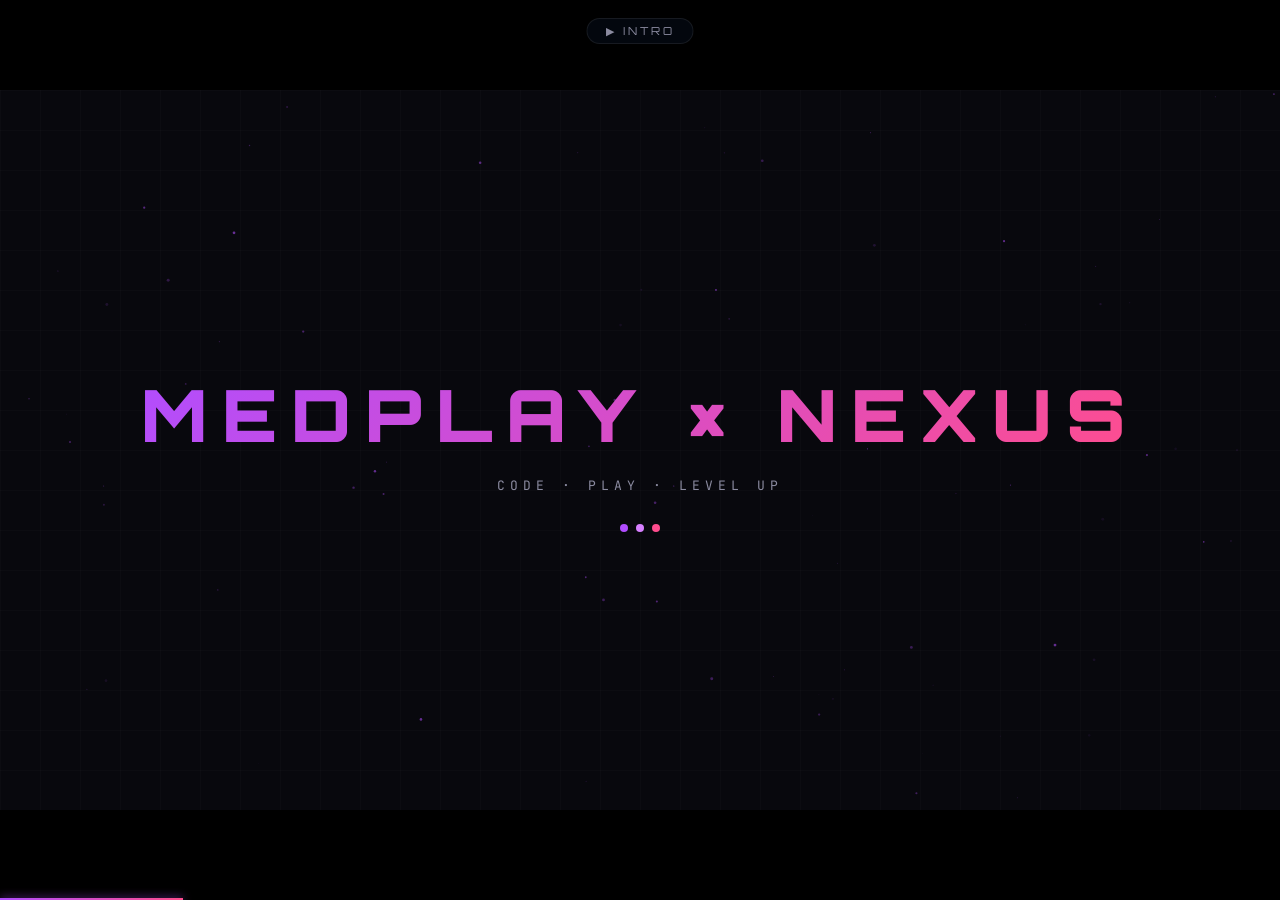
<file: frontend/pages/demo.html>
<!DOCTYPE html>
<html lang="en">
<head>
<meta charset="UTF-8">
<meta name="viewport" content="width=device-width, initial-scale=1.0">
<title>MedPlay Nexus - Cinematic Demo</title>
<link href="https://fonts.googleapis.com/css2?family=Orbitron:wght@400;600;700;900&family=Inter:wght@300;400;500;600;700&family=JetBrains+Mono:wght@400;500;700&display=swap" rel="stylesheet">
<style>
  :root {
    --neon: #b14dff;
    --neon2: #8a2be2;
    --neon3: #ff4d8e;
    --bg: #08080d;
    --bg2: #14141d;
    --panel: rgba(20,20,29,0.95);
    --border: rgba(255,255,255,0.08);
    --text: #ffffff;
    --text2: #8b8ba0;
    --text3: #5a5a6e;
    --success: #4dffaa;
    --warn: #ffaa4d;
    --blue: #64b5f6;
    --pink: #ff4d8e;
    --font-head: 'Orbitron', sans-serif;
    --font-body: 'Inter', sans-serif;
    --font-mono: 'JetBrains Mono', monospace;
  }
  *, *::before, *::after { box-sizing: border-box; margin: 0; padding: 0; }
  html, body { width: 100%; height: 100%; background: #000; overflow: hidden; font-family: var(--font-body); color: var(--text); }

  /* Fixed 16:9 stage scaled to fit the viewport */
  #stage {
    position: relative;
    width: 1280px; height: 720px;
    background: var(--bg); overflow: hidden;
    margin: auto; transform-origin: top left;
  }
  /* Subtle grid overlay */
  #stage::before {
    content: ''; position: absolute; inset: 0; pointer-events: none; z-index: 1;
    background-image:
      linear-gradient(rgba(255,255,255,0.015) 1px, transparent 1px),
      linear-gradient(90deg, rgba(255,255,255,0.015) 1px, transparent 1px);
    background-size: 40px 40px;
  }

  /* Stars layer */
  canvas#stars { position: absolute; inset: 0; z-index: 0; pointer-events: none; }

  /* Scenes */
  .scene {
    position: absolute; inset: 0; z-index: 2;
    display: flex; align-items: center; justify-content: center;
    opacity: 0; pointer-events: none;
    transition: opacity 0.6s ease;
    padding: 28px;
  }
  .scene.active { opacity: 1; pointer-events: all; }

  /* Header chrome shown across most scenes */
  .chrome-top {
    position: absolute; top: 0; left: 0; right: 0;
    padding: 14px 28px;
    display: flex; justify-content: space-between; align-items: center;
    background: rgba(10,10,15,0.78); backdrop-filter: blur(8px);
    border-bottom: 1px solid var(--border);
    z-index: 3;
  }
  .chrome-brand { font-family: var(--font-head); font-size: 16px; font-weight: 700; letter-spacing: 4px; }
  .chrome-brand .accent { color: var(--neon); }
  .chrome-right { display: flex; gap: 10px; align-items: center; }
  .chip {
    padding: 5px 12px;
    background: var(--bg2);
    border: 1px solid var(--border);
    border-radius: 999px;
    font-size: 11px;
    font-family: var(--font-mono);
  }
  .chip .k { color: var(--text3); margin-right: 6px; font-size: 9px; letter-spacing: 1px; }
  .chip .v { color: var(--text); font-weight: 600; }
  .user-chip {
    display: inline-flex; align-items: center; gap: 8px;
    padding: 4px 14px 4px 4px;
    background: rgba(177,77,255,0.08);
    border: 1px solid rgba(177,77,255,0.35);
    border-radius: 999px;
    font-size: 12px; font-weight: 600;
  }
  .user-chip .avatar {
    width: 26px; height: 26px; border-radius: 50%;
    background: linear-gradient(135deg, #b14dff, #ff4d8e);
    display: inline-flex; align-items: center; justify-content: center;
    font-size: 12px; font-weight: 700;
  }

  /* ============ SCENE 1 — INTRO ============ */
  #scene-intro { flex-direction: column; gap: 18px; text-align: center; }
  .intro-logo {
    font-family: var(--font-head);
    font-size: 72px; font-weight: 900;
    letter-spacing: 14px;
    background: linear-gradient(135deg, #b14dff, #ff4d8e);
    -webkit-background-clip: text;
    -webkit-text-fill-color: transparent;
    animation: glowPulse 2.4s ease-in-out infinite;
  }
  @keyframes glowPulse { 0%, 100% { filter: drop-shadow(0 0 12px rgba(177,77,255,0.4)); } 50% { filter: drop-shadow(0 0 32px rgba(255,77,142,0.55)); } }
  .intro-tag {
    font-family: var(--font-mono);
    font-size: 13px; letter-spacing: 5px; color: var(--text2);
    text-transform: uppercase;
  }
  .intro-dots { display: flex; gap: 8px; margin-top: 12px; }
  .intro-dots div {
    width: 8px; height: 8px; border-radius: 50%; background: var(--neon);
    animation: pulse 1.4s ease-in-out infinite;
  }
  .intro-dots div:nth-child(2) { animation-delay: 0.2s; background: #d780ff; }
  .intro-dots div:nth-child(3) { animation-delay: 0.4s; background: var(--neon3); }
  @keyframes pulse { 0%,100% { transform: scale(1); opacity: 1; } 50% { transform: scale(0.6); opacity: 0.4; } }

  /* ============ SCENE 2 — LANDING ============ */
  .landing-wrap { display: grid; grid-template-columns: 1.2fr 1fr; gap: 40px; max-width: 1100px; align-items: center; padding: 100px 40px 40px; }
  .landing-tag {
    display: inline-flex; align-items: center; gap: 8px;
    padding: 6px 16px; border-radius: 999px;
    background: rgba(255,255,255,0.04); border: 1px solid var(--border);
    font-family: var(--font-mono); font-size: 11px; letter-spacing: 2px;
    color: var(--text2); margin-bottom: 22px;
  }
  .landing-tag .dot { width: 8px; height: 8px; border-radius: 50%; background: var(--neon); box-shadow: 0 0 8px var(--neon); }
  .landing-title { font-family: var(--font-head); font-size: 64px; font-weight: 900; letter-spacing: 4px; line-height: 1; margin-bottom: 18px; }
  .landing-title .accent {
    background: linear-gradient(135deg, #b14dff, #ff4d8e);
    -webkit-background-clip: text; -webkit-text-fill-color: transparent;
  }
  .landing-desc { color: var(--text2); font-size: 16px; line-height: 1.7; margin-bottom: 28px; max-width: 480px; }
  .landing-cta { display: flex; gap: 12px; }
  .btn-primary {
    padding: 14px 32px;
    background: var(--text); color: var(--bg);
    border: none; border-radius: 999px;
    font-weight: 700; font-size: 14px;
    letter-spacing: 2px; cursor: pointer;
  }
  .btn-secondary {
    padding: 14px 32px;
    background: transparent; color: var(--text);
    border: 1px solid var(--border); border-radius: 999px;
    font-weight: 600; font-size: 14px; letter-spacing: 2px;
  }

  .landing-robot {
    position: relative; width: 280px; height: 380px; margin: 0 auto;
    animation: float 3.6s ease-in-out infinite;
  }
  @keyframes float { 0%,100% { transform: translateY(0); } 50% { transform: translateY(-14px); } }
  .robot-head, .robot-body { position: absolute; left: 50%; transform: translateX(-50%); }
  .robot-head { top: 40px; width: 140px; height: 140px; border-radius: 30px; background: radial-gradient(circle at 50% 40%, #2a1545, #08080d); border: 2px solid var(--neon); box-shadow: 0 0 32px rgba(177,77,255,0.4); }
  .robot-head::before, .robot-head::after { content: ''; position: absolute; top: 50px; width: 18px; height: 18px; border-radius: 50%; background: var(--neon); box-shadow: 0 0 18px var(--neon); }
  .robot-head::before { left: 30px; }
  .robot-head::after { right: 30px; }
  .robot-body { top: 200px; width: 180px; height: 140px; border-radius: 20px; background: radial-gradient(ellipse at top, #2a1545, #08080d); border: 2px solid var(--neon3); box-shadow: 0 0 32px rgba(255,77,142,0.4); }
  .robot-body::after { content: ''; position: absolute; top: 50%; left: 50%; width: 50px; height: 50px; border-radius: 50%; background: radial-gradient(circle, var(--neon3), transparent); transform: translate(-50%, -50%); }

  /* ============ SCENE 3 — DASHBOARD ============ */
  .dash-wrap { width: 100%; height: 100%; padding: 72px 28px 28px; display: flex; flex-direction: column; gap: 14px; }
  .dash-profile {
    background: var(--panel); border: 1px solid var(--border);
    border-radius: 16px; padding: 18px 22px;
    display: flex; align-items: center; gap: 18px;
  }
  .dash-avatar {
    width: 60px; height: 60px; border-radius: 50%;
    background: linear-gradient(135deg, #b14dff, #ff4d8e);
    display: flex; align-items: center; justify-content: center;
    font-family: var(--font-head); font-size: 22px; font-weight: 700;
  }
  .dash-profile-info { flex: 1; }
  .dash-name { font-family: var(--font-head); font-size: 18px; letter-spacing: 2px; }
  .dash-meta { font-size: 11px; color: var(--text2); margin: 4px 0 8px; font-family: var(--font-mono); }
  .xp-bar-bg { height: 5px; background: rgba(255,255,255,0.06); border-radius: 999px; overflow: hidden; }
  .xp-bar-fill { height: 100%; background: linear-gradient(90deg, var(--neon), var(--neon3)); box-shadow: 0 0 8px var(--neon); transition: width 0.6s ease; }
  .xp-text { font-family: var(--font-mono); font-size: 10px; color: var(--text2); margin-top: 4px; }
  .level-badge {
    padding: 10px 18px;
    background: rgba(177,77,255,0.12);
    border: 1px solid rgba(177,77,255,0.35);
    border-radius: 12px;
    font-family: var(--font-head); font-size: 14px; letter-spacing: 2px;
    color: var(--neon);
  }

  /* Arcade Banner — featured */
  .arcade-banner {
    display: flex; justify-content: space-between; align-items: center;
    padding: 16px 22px;
    background: linear-gradient(135deg, rgba(177,77,255,0.18), rgba(255,77,142,0.14));
    border: 1px solid rgba(177,77,255,0.4);
    border-radius: 14px;
    box-shadow: 0 0 24px rgba(177,77,255,0.2);
  }
  .arcade-banner-eyebrow { font-family: var(--font-mono); font-size: 10px; letter-spacing: 3px; color: var(--neon3); margin-bottom: 4px; }
  .arcade-banner-title { font-family: var(--font-head); font-size: 22px; letter-spacing: 4px; font-weight: 800; margin-bottom: 4px; }
  .arcade-banner-sub { font-size: 12px; color: var(--text2); }
  .arcade-banner-cta {
    display: inline-flex; align-items: center; gap: 8px;
    padding: 10px 20px; background: var(--neon); border-radius: 999px;
    font-family: var(--font-head); font-size: 12px; font-weight: 700; letter-spacing: 2px;
  }

  .dash-grid {
    display: grid;
    grid-template-columns: repeat(4, 1fr);
    gap: 12px;
  }
  .mode-card {
    background: var(--panel); border: 1px solid var(--border);
    border-radius: 14px; padding: 18px;
    transition: all 0.3s;
  }
  .mode-card.highlight { border-color: var(--neon); box-shadow: 0 0 20px rgba(177,77,255,0.25); transform: translateY(-4px); }
  .mode-card .glyph { font-size: 22px; margin-bottom: 8px; }
  .mode-card.fe .glyph { color: #c080ff; }
  .mode-card.be .glyph { color: var(--neon); }
  .mode-card.sec .glyph { color: var(--success); }
  .mode-card.ehr .glyph { color: var(--blue); }
  .mode-card h3 { font-family: var(--font-head); font-size: 13px; letter-spacing: 2px; margin-bottom: 6px; }
  .mode-card p { font-size: 11px; color: var(--text2); margin-bottom: 10px; line-height: 1.4; }
  .mode-progress { height: 3px; background: rgba(255,255,255,0.05); border-radius: 999px; overflow: hidden; }
  .mode-progress-fill { height: 100%; background: var(--neon); transition: width 1.2s ease; }
  .mode-meta { display: flex; justify-content: space-between; font-family: var(--font-mono); font-size: 10px; color: var(--text2); margin-top: 5px; }
  .mode-tag { padding: 2px 6px; border-radius: 4px; background: rgba(77,255,170,0.12); color: var(--success); border: 1px solid rgba(77,255,170,0.3); }

  /* ============ SCENE 4 — CODE RACER ============ */
  .racer-wrap { width: 100%; height: 100%; padding: 72px 28px 28px; display: flex; flex-direction: column; gap: 12px; align-items: center; }
  .racer-header { width: 100%; max-width: 980px; display: flex; justify-content: space-between; align-items: end; }
  .racer-title { font-family: var(--font-head); font-size: 34px; font-weight: 900; letter-spacing: 5px; background: linear-gradient(135deg, #b14dff, #ff4d8e); -webkit-background-clip: text; -webkit-text-fill-color: transparent; line-height: 1; }
  .racer-subtitle { font-family: var(--font-mono); font-size: 11px; letter-spacing: 2px; color: var(--text2); margin-top: 4px; }
  .racer-hud { display: flex; gap: 10px; }
  .racer-hud .chip { padding: 8px 14px; font-size: 12px; }

  .racer-q {
    width: 100%; max-width: 540px;
    padding: 12px 20px;
    background: linear-gradient(135deg, rgba(177,77,255,0.12), rgba(255,77,142,0.08));
    border: 1px solid rgba(177,77,255,0.35);
    border-radius: 12px;
    text-align: center;
  }
  .racer-q .label { font-family: var(--font-mono); font-size: 10px; letter-spacing: 2px; color: var(--pink); margin-bottom: 4px; }
  .racer-q .text { font-family: var(--font-head); font-size: 18px; letter-spacing: 1px; }

  .racer-stage {
    position: relative;
    width: 540px; height: 420px;
    background: #0c0c14;
    border: 1px solid var(--border);
    border-radius: 18px;
    overflow: hidden;
    box-shadow: 0 12px 40px rgba(0,0,0,0.5), inset 0 0 60px rgba(177,77,255,0.04);
  }
  .racer-stage::before, .racer-stage::after {
    content: ''; position: absolute; top: 0; bottom: 0; width: 6px;
    background: linear-gradient(180deg, rgba(177,77,255,0.4), rgba(255,77,142,0.4));
    filter: blur(3px); z-index: 2;
  }
  .racer-stage::before { left: 0; }
  .racer-stage::after { right: 0; }
  .racer-road { position: absolute; inset: 0; background: #1a1a26; }
  .racer-lane-line { position: absolute; top: -120px; width: 3px; height: 200%; background-image: repeating-linear-gradient(180deg, rgba(255,255,255,0.45) 0 28px, transparent 28px 56px); animation: scroll 0.6s linear infinite; }
  .racer-lane-line.l1 { left: 33.333%; }
  .racer-lane-line.l2 { left: 66.666%; }
  @keyframes scroll { from { transform: translateY(0); } to { transform: translateY(56px); } }

  .racer-player {
    position: absolute; bottom: 24px;
    width: 56px; height: 88px;
    transition: left 0.25s cubic-bezier(0.25, 0.46, 0.45, 0.94);
    z-index: 5;
    filter: drop-shadow(0 0 12px rgba(177,77,255,0.5));
  }

  .racer-block {
    position: absolute;
    width: 28%; height: 80px;
    border-radius: 12px;
    display: flex; align-items: center; justify-content: center;
    font-family: var(--font-mono); font-size: 13px; font-weight: 700;
    padding: 8px;
    text-align: center;
    color: #fff;
    border: 2px solid;
    z-index: 3;
  }
  .racer-block.lane-0 { left: 2.5%; }
  .racer-block.lane-1 { left: 36%; }
  .racer-block.lane-2 { left: 69.5%; }
  .racer-block.c1 { background: rgba(192,128,255,0.18); border-color: rgba(192,128,255,0.7); color: #e0c8ff; }
  .racer-block.c2 { background: rgba(77,255,170,0.14); border-color: rgba(77,255,170,0.7); color: #b8ffe2; }
  .racer-block.c3 { background: rgba(100,181,246,0.14); border-color: rgba(100,181,246,0.7); color: #c5e2ff; }
  .racer-block.pop { animation: blockPop 0.4s ease forwards; }
  @keyframes blockPop { to { transform: scale(1.2); opacity: 0; box-shadow: 0 0 32px var(--success); } }

  /* ============ SCENE 5 — CHALLENGE PAGE ============ */
  .chal-wrap { width: 100%; height: 100%; padding: 72px 28px 28px; display: flex; flex-direction: column; gap: 12px; }
  .chal-meta { display: flex; gap: 8px; align-items: center; flex-wrap: wrap; }
  .chal-badge {
    padding: 4px 12px; border-radius: 999px; font-size: 11px;
    font-weight: 700; letter-spacing: 1px; text-transform: uppercase;
  }
  .chal-badge.section { background: rgba(192,128,255,0.15); color: #c080ff; border: 1px solid rgba(192,128,255,0.3); }
  .chal-badge.diff { background: rgba(77,255,170,0.12); color: var(--success); border: 1px solid rgba(77,255,170,0.3); }
  .chal-badge.reward { background: rgba(255,170,77,0.08); color: var(--warn); border: 1px solid rgba(255,170,77,0.3); }
  .chal-title { font-family: var(--font-head); font-size: 24px; letter-spacing: 2px; font-weight: 700; }
  .chal-desc { color: var(--text2); font-size: 13px; line-height: 1.5; }
  .chal-instruction {
    background: rgba(5,5,8,0.7); border-left: 3px solid var(--neon); padding: 12px 16px;
    border-radius: 8px; font-size: 13px; color: var(--text2);
  }
  .chal-instruction strong { color: var(--text); }
  .chal-grid { display: grid; grid-template-columns: 1fr 1fr; gap: 14px; flex: 1; }
  .panel-mini {
    background: var(--panel); border: 1px solid var(--border);
    border-radius: 12px; overflow: hidden;
    display: flex; flex-direction: column;
  }
  .panel-head { padding: 10px 16px; display: flex; justify-content: space-between; align-items: center; border-bottom: 1px solid var(--border); background: rgba(0,0,0,0.25); }
  .panel-title { font-family: var(--font-mono); font-size: 10px; letter-spacing: 2px; color: var(--text3); text-transform: uppercase; }
  .panel-dots { display: flex; gap: 5px; }
  .panel-dots span { width: 8px; height: 8px; border-radius: 50%; background: rgba(255,255,255,0.08); }
  .panel-dots span:nth-child(1) { background: #ff5f57; }
  .panel-dots span:nth-child(2) { background: #ffbd2e; }
  .panel-dots span:nth-child(3) { background: #27c93f; }
  .code-pane {
    flex: 1; padding: 14px; font-family: var(--font-mono); font-size: 13px;
    background: #050508; color: #e6edf3; line-height: 1.6;
    white-space: pre-wrap;
  }
  .code-pane .tk { color: #ff79c6; }
  .code-pane .at { color: #f1fa8c; }
  .code-pane .st { color: #50fa7b; }
  .code-pane .cm { color: #6272a4; }
  .preview-pane {
    flex: 1; padding: 18px; background: #fff; color: #14141d;
    font-family: system-ui, sans-serif;
    overflow: hidden;
  }
  .preview-pane h2 { color: #b14dff; margin-bottom: 8px; }
  .preview-pane p { color: #555; line-height: 1.5; margin-bottom: 10px; }
  .preview-pane button { background: #b14dff; color: #fff; border: 0; padding: 10px 20px; border-radius: 6px; font-weight: 600; }
  .progress-mini { padding: 8px 14px; display: flex; align-items: center; gap: 10px; background: rgba(0,0,0,0.3); border-top: 1px solid var(--border); }
  .progress-mini-label { font-family: var(--font-mono); font-size: 9px; letter-spacing: 2px; color: var(--text3); }
  .progress-mini-track { flex: 1; height: 5px; background: rgba(255,255,255,0.05); border-radius: 999px; overflow: hidden; }
  .progress-mini-fill { height: 100%; background: linear-gradient(90deg, var(--neon), var(--neon3)); transition: width 0.8s ease; box-shadow: 0 0 8px var(--neon); }
  .progress-mini-pct { font-family: var(--font-mono); font-size: 11px; color: var(--success); font-weight: 600; min-width: 32px; text-align: right; }

  /* ============ SCENE 6 — VICTORY ============ */
  #scene-victory { flex-direction: column; gap: 16px; text-align: center; }
  .victory-trophy {
    font-size: 80px;
    animation: trophy-pop 0.8s cubic-bezier(0.34, 1.56, 0.64, 1) forwards;
  }
  @keyframes trophy-pop { from { transform: scale(0); opacity: 0; } to { transform: scale(1); opacity: 1; } }
  .victory-title {
    font-family: var(--font-head); font-size: 56px; font-weight: 900; letter-spacing: 6px;
    background: linear-gradient(135deg, #4dffaa, #64b5f6);
    -webkit-background-clip: text; -webkit-text-fill-color: transparent;
    margin: 8px 0;
  }
  .victory-stats {
    display: flex; gap: 12px; margin-top: 14px;
  }
  .victory-stat {
    padding: 14px 22px;
    background: var(--panel); border: 1px solid var(--border);
    border-radius: 14px; min-width: 140px;
  }
  .victory-stat .k { font-family: var(--font-mono); font-size: 10px; letter-spacing: 2px; color: var(--text3); text-transform: uppercase; }
  .victory-stat .v { font-family: var(--font-head); font-size: 26px; font-weight: 800; margin-top: 4px; }
  .victory-stat.score .v { color: var(--success); }
  .victory-stat.coins .v { color: var(--warn); }
  .victory-stat.level .v { color: var(--neon3); }

  /* ============ SCENE 7 — OUTRO ============ */
  #scene-outro { flex-direction: column; gap: 16px; text-align: center; }
  #scene-outro .intro-logo { font-size: 56px; letter-spacing: 12px; }
  .outro-cta {
    display: flex; gap: 16px; margin-top: 24px;
    font-family: var(--font-mono); font-size: 13px; color: var(--text2);
    letter-spacing: 2px;
  }

  /* ===== Cursor ===== */
  #cursor {
    position: absolute; z-index: 9999; pointer-events: none;
    width: 20px; height: 20px;
    border: 2px solid var(--neon); border-radius: 50%;
    box-shadow: 0 0 8px var(--neon), 0 0 20px rgba(177,77,255,0.3);
    transition: transform 0.08s ease;
    transform: translate(-50%, -50%);
    opacity: 0;
  }
  #cursor.show { opacity: 1; }
  #cursor::after { content: ''; position: absolute; top: 50%; left: 50%; width: 4px; height: 4px; background: var(--neon); border-radius: 50%; transform: translate(-50%, -50%); }
  #cursor.click { transform: translate(-50%, -50%) scale(1.6); border-color: #fff; }

  /* Progress bar + scene label */
  #progress-bar {
    position: fixed; bottom: 0; left: 0; height: 2px;
    background: linear-gradient(90deg, var(--neon), var(--neon3));
    z-index: 10000; transition: width 0.4s linear;
    box-shadow: 0 0 8px var(--neon);
  }
  #scene-label {
    position: fixed; top: 18px; left: 50%; transform: translateX(-50%);
    font-family: var(--font-head); font-size: 11px; letter-spacing: 3px;
    color: var(--text2); z-index: 10000;
    opacity: 0; transition: opacity 0.4s;
    background: rgba(5,10,20,0.7);
    padding: 5px 18px; border-radius: 20px;
    border: 1px solid var(--border);
  }
  #scene-label.show { opacity: 1; }

  /* Flash transition */
  #transition {
    position: fixed; inset: 0; z-index: 9990;
    background: radial-gradient(circle at center, rgba(177,77,255,0.18), var(--bg));
    pointer-events: none; opacity: 0;
    transition: opacity 0.35s;
  }
  #transition.flash { opacity: 1; }

  /* Replay button */
  #replay-btn {
    position: fixed; bottom: 12px; right: 20px;
    padding: 8px 18px;
    background: rgba(177,77,255,0.08);
    border: 1px solid rgba(177,77,255,0.4);
    border-radius: 999px;
    color: var(--text); font-family: var(--font-head); font-size: 11px; font-weight: 700;
    letter-spacing: 2px; cursor: pointer;
    z-index: 10001;
    opacity: 0; transition: opacity 0.3s;
  }
  #replay-btn.show { opacity: 1; }
  #replay-btn:hover { background: rgba(177,77,255,0.18); }

  /* Confetti */
  .confetti { position: fixed; pointer-events: none; inset: 0; overflow: hidden; z-index: 998; }
  .confetti-piece { position: absolute; width: 8px; height: 14px; animation: fall 2.6s ease-out forwards; }
  @keyframes fall { to { transform: translateY(110vh) rotate(720deg); opacity: 0; } }
</style>
</head>
<body>
  <div id="transition"></div>
  <div id="scene-label">▶ INTRO</div>
  <div id="progress-bar" style="width: 0%"></div>
  <button id="replay-btn">↻ REPLAY</button>

  <div id="stage">
    <canvas id="stars"></canvas>
    <div id="cursor"></div>

    <!-- SCENE 1: INTRO -->
    <div class="scene" id="scene-intro">
      <div class="intro-logo">MEDPLAY <span style="color:#fff">×</span> NEXUS</div>
      <div class="intro-tag">CODE · PLAY · LEVEL UP</div>
      <div class="intro-dots"><div></div><div></div><div></div></div>
    </div>

    <!-- SCENE 2: LANDING -->
    <div class="scene" id="scene-landing">
      <div class="chrome-top">
        <div class="chrome-brand">MEDPLAY<span class="accent"> NEXUS</span></div>
        <div class="chrome-right">
          <span class="chip"><span class="k">EN</span></span>
          <button class="btn-secondary" style="padding:8px 18px; font-size:11px;">SIGN IN</button>
        </div>
      </div>
      <div class="landing-wrap">
        <div>
          <div class="landing-tag"><span class="dot"></span> For Developers</div>
          <h1 class="landing-title">CODE. PLAY.<br><span class="accent">LEVEL UP.</span></h1>
          <p class="landing-desc">The fastest way to learn frontend, backend, cybersecurity and EHR systems. Solve real challenges, earn XP and coins, climb the leaderboard.</p>
          <div class="landing-cta">
            <button class="btn-primary">START PLAYING →</button>
            <button class="btn-secondary">WATCH DEMO</button>
          </div>
        </div>
        <div class="landing-robot">
          <div class="robot-head"></div>
          <div class="robot-body"></div>
        </div>
      </div>
    </div>

    <!-- SCENE 3: DASHBOARD -->
    <div class="scene" id="scene-dash">
      <div class="chrome-top">
        <div class="chrome-brand">MEDPLAY<span class="accent"> NEXUS</span></div>
        <div class="chrome-right">
          <span class="chip"><span class="k">XP</span><span class="v" id="dash-xp">240</span></span>
          <span class="chip"><span class="k">COINS</span><span class="v" id="dash-coins">85</span></span>
          <span class="user-chip"><span class="avatar">A</span><span>Ahmed</span></span>
        </div>
      </div>
      <div class="dash-wrap">
        <div class="dash-profile">
          <div class="dash-avatar">A</div>
          <div class="dash-profile-info">
            <div class="dash-name">AHMED</div>
            <div class="dash-meta">#AT-0042 · ahmed@medplay.io</div>
            <div class="xp-bar-bg"><div class="xp-bar-fill" id="dash-xpbar" style="width: 0%"></div></div>
            <div class="xp-text" id="dash-xptext">0 XP · 0 / 100 to L2</div>
          </div>
          <div class="level-badge" id="dash-level">LEVEL 1</div>
        </div>

        <a class="arcade-banner" id="dash-arcade">
          <div>
            <div class="arcade-banner-eyebrow">▶ STEER · ANSWER · SURVIVE</div>
            <div class="arcade-banner-title">CODE RACER</div>
            <div class="arcade-banner-sub">Race down the highway — pick the right lane, learn the answer.</div>
          </div>
          <div class="arcade-banner-cta">PLAY NOW →</div>
        </a>

        <div class="dash-grid">
          <div class="mode-card fe">
            <div class="glyph">◐</div>
            <h3>FRONTEND</h3>
            <p>HTML, CSS, and JavaScript challenges.</p>
            <div class="mode-progress"><div class="mode-progress-fill" id="fe-prog" style="width: 0%"></div></div>
            <div class="mode-meta"><span id="fe-text">0 / 100</span><span class="mode-tag">Available</span></div>
          </div>
          <div class="mode-card be">
            <div class="glyph">⚙</div>
            <h3>BACKEND</h3>
            <p>Node.js, SQL, Python, algorithms.</p>
            <div class="mode-progress"><div class="mode-progress-fill" id="be-prog" style="width: 0%"></div></div>
            <div class="mode-meta"><span id="be-text">0 / 100</span><span class="mode-tag">Available</span></div>
          </div>
          <div class="mode-card sec">
            <div class="glyph">⚷</div>
            <h3>CYBERSEC</h3>
            <p>Encoding, hashes, ciphers, security.</p>
            <div class="mode-progress"><div class="mode-progress-fill" id="sec-prog" style="width: 0%"></div></div>
            <div class="mode-meta"><span id="sec-text">0 / 100</span><span class="mode-tag">Available</span></div>
          </div>
          <div class="mode-card ehr">
            <div class="glyph">✚</div>
            <h3>EHR</h3>
            <p>Medical records, vitals, coding.</p>
            <div class="mode-progress"><div class="mode-progress-fill" id="ehr-prog" style="width: 0%"></div></div>
            <div class="mode-meta"><span id="ehr-text">0 / 100</span><span class="mode-tag">Available</span></div>
          </div>
        </div>
      </div>
    </div>

    <!-- SCENE 4: CODE RACER GAMEPLAY -->
    <div class="scene" id="scene-racer">
      <div class="chrome-top">
        <div class="chrome-brand">MEDPLAY<span class="accent"> NEXUS</span></div>
        <div class="chrome-right">
          <span class="chip"><span class="k">SCORE</span><span class="v" id="racer-score">0</span></span>
          <span class="chip"><span class="k">STREAK</span><span class="v" id="racer-streak">0</span></span>
          <span class="user-chip"><span class="avatar">A</span><span>Ahmed</span></span>
        </div>
      </div>
      <div class="racer-wrap">
        <div class="racer-header">
          <div>
            <div class="racer-title">CODE RACER</div>
            <div class="racer-subtitle">▶ STEER · ANSWER · SURVIVE</div>
          </div>
          <div class="racer-hud">
            <span class="chip"><span class="k">SPEED</span><span class="v" id="racer-speed">1.0×</span></span>
            <span class="chip"><span class="k">LIVES</span><span class="v" style="color:#ff4d8e">♥♥♥</span></span>
          </div>
        </div>

        <div class="racer-q">
          <div class="label">▶ DRIVE INTO THE CORRECT LANE</div>
          <div class="text" id="racer-q">Tag for the largest heading?</div>
        </div>

        <div class="racer-stage" id="racer-stage">
          <div class="racer-road">
            <div class="racer-lane-line l1"></div>
            <div class="racer-lane-line l2"></div>
          </div>
          <svg class="racer-player" id="racer-player" viewBox="0 0 56 88">
            <rect x="6" y="14" width="44" height="64" rx="10" fill="url(#carBody2)" stroke="#fff" stroke-width="1.5"/>
            <path d="M12 28 L44 28 L40 44 L16 44 Z" fill="#0a0a14" opacity="0.85"/>
            <path d="M14 60 L42 60 L40 72 L16 72 Z" fill="#0a0a14" opacity="0.85"/>
            <circle cx="14" cy="20" r="3" fill="#ffd966"/>
            <circle cx="42" cy="20" r="3" fill="#ffd966"/>
            <rect x="10" y="72" width="6" height="4" rx="1" fill="#ff4d6a"/>
            <rect x="40" y="72" width="6" height="4" rx="1" fill="#ff4d6a"/>
            <rect x="2" y="22" width="6" height="14" rx="2" fill="#222"/>
            <rect x="48" y="22" width="6" height="14" rx="2" fill="#222"/>
            <rect x="2" y="56" width="6" height="14" rx="2" fill="#222"/>
            <rect x="48" y="56" width="6" height="14" rx="2" fill="#222"/>
            <defs>
              <linearGradient id="carBody2" x1="0" y1="0" x2="0" y2="1">
                <stop offset="0" stop-color="#d36bff"/>
                <stop offset="1" stop-color="#7b1cf0"/>
              </linearGradient>
            </defs>
          </svg>
        </div>
      </div>
    </div>

    <!-- SCENE 5: CHALLENGE PAGE -->
    <div class="scene" id="scene-challenge">
      <div class="chrome-top">
        <div class="chrome-brand">MEDPLAY<span class="accent"> NEXUS</span></div>
        <div class="chrome-right">
          <span class="chip"><span class="k">XP</span><span class="v">260</span></span>
          <span class="chip"><span class="k">COINS</span><span class="v">92</span></span>
          <span class="user-chip"><span class="avatar">A</span><span>Ahmed</span></span>
        </div>
      </div>
      <div class="chal-wrap">
        <div class="chal-meta">
          <span class="chal-badge section">FRONTEND</span>
          <span class="chal-badge diff">EASY</span>
          <span class="chal-badge reward">+18 XP · +8 🟡</span>
        </div>
        <div class="chal-title">Build a Welcome Card</div>
        <div class="chal-desc">Create an HTML card with a heading, paragraph, and button. Style it however you like — focus on the structure.</div>
        <div class="chal-instruction">
          <strong>Task:</strong> Add an &lt;h2&gt;, a &lt;p&gt; with some text, and a clickable &lt;button&gt;.
        </div>

        <div class="chal-grid">
          <div class="panel-mini">
            <div class="panel-head">
              <span class="panel-title">⌨ YOUR CODE</span>
              <div class="panel-dots"><span></span><span></span><span></span></div>
            </div>
            <div class="code-pane" id="chal-code"></div>
            <div class="progress-mini">
              <span class="progress-mini-label">MATCH</span>
              <div class="progress-mini-track"><div class="progress-mini-fill" id="chal-prog" style="width: 0%"></div></div>
              <span class="progress-mini-pct" id="chal-pct">0%</span>
            </div>
          </div>
          <div class="panel-mini">
            <div class="panel-head">
              <span class="panel-title">⚡ LIVE PREVIEW</span>
              <div class="panel-dots"><span></span><span></span><span></span></div>
            </div>
            <div class="preview-pane" id="chal-preview"></div>
          </div>
        </div>
      </div>
    </div>

    <!-- SCENE 6: VICTORY -->
    <div class="scene" id="scene-victory">
      <div class="victory-trophy">🏆</div>
      <div class="victory-title">LEVEL UP!</div>
      <div style="color: var(--text2); font-size: 14px; font-family: var(--font-mono); letter-spacing: 2px;">YOU REACHED LEVEL 3</div>
      <div class="victory-stats">
        <div class="victory-stat score"><div class="k">SCORE</div><div class="v">+260</div></div>
        <div class="victory-stat coins"><div class="k">COINS</div><div class="v">+92</div></div>
        <div class="victory-stat level"><div class="k">LEVEL</div><div class="v">3</div></div>
      </div>
    </div>

    <!-- SCENE 7: OUTRO -->
    <div class="scene" id="scene-outro">
      <div class="intro-logo">MEDPLAY <span style="color:#fff">×</span> NEXUS</div>
      <div class="intro-tag">CODE · PLAY · LEVEL UP</div>
      <div class="outro-cta">
        <span style="color: var(--success);">▶</span>
        <span>400 CHALLENGES · 4 TRACKS · 1 ARCADE</span>
        <span style="color: var(--success);">◀</span>
      </div>
    </div>
  </div>

  <script>
    // ===== Scale stage to fit viewport =====
    const stage = document.getElementById('stage');
    function fit() {
      const w = window.innerWidth, h = window.innerHeight;
      const scale = Math.min(w / 1280, h / 720);
      stage.style.transform = `scale(${scale})`;
      stage.style.position = 'absolute';
      stage.style.left = ((w - 1280 * scale) / 2) + 'px';
      stage.style.top = ((h - 720 * scale) / 2) + 'px';
    }
    window.addEventListener('resize', fit); fit();

    // ===== Stars =====
    const starsCanvas = document.getElementById('stars');
    const sctx = starsCanvas.getContext('2d');
    function sizeStars() {
      starsCanvas.width = 1280;
      starsCanvas.height = 720;
    }
    sizeStars();
    const stars = [];
    for (let i = 0; i < 80; i++) {
      stars.push({ x: Math.random() * 1280, y: Math.random() * 720, r: Math.random() * 1.2 + 0.3, a: Math.random() });
    }
    function drawStars() {
      sctx.clearRect(0, 0, 1280, 720);
      for (const s of stars) {
        s.a += (Math.random() - 0.5) * 0.04;
        s.a = Math.max(0.1, Math.min(1, s.a));
        sctx.beginPath();
        sctx.arc(s.x, s.y, s.r, 0, Math.PI * 2);
        sctx.fillStyle = `rgba(177,77,255,${s.a * 0.6})`;
        sctx.fill();
      }
      requestAnimationFrame(drawStars);
    }
    drawStars();

    // ===== Cursor =====
    const cursor = document.getElementById('cursor');
    function setCursor(x, y) {
      cursor.style.left = x + 'px';
      cursor.style.top = y + 'px';
    }
    function moveCursorTo(x, y, dur = 600) {
      return new Promise(r => {
        cursor.classList.add('show');
        const startX = parseFloat(cursor.style.left || 0);
        const startY = parseFloat(cursor.style.top || 0);
        const t0 = performance.now();
        function step(now) {
          const t = Math.min(1, (now - t0) / dur);
          const e = t * t * (3 - 2 * t); // smoothstep
          setCursor(startX + (x - startX) * e, startY + (y - startY) * e);
          if (t < 1) requestAnimationFrame(step);
          else r();
        }
        requestAnimationFrame(step);
      });
    }
    function clickCursor() {
      cursor.classList.add('click');
      setTimeout(() => cursor.classList.remove('click'), 180);
    }
    function hideCursor() { cursor.classList.remove('show'); }

    // ===== Scene transitions =====
    const scenes = ['intro', 'landing', 'dash', 'racer', 'challenge', 'victory', 'outro'];
    const sceneNames = ['INTRO', 'LANDING', 'DASHBOARD', 'CODE RACER', 'CHALLENGE LAB', 'LEVEL UP', 'OUTRO'];
    let sceneIdx = 0;

    const transitionEl = document.getElementById('transition');
    const sceneLabel = document.getElementById('scene-label');
    const progress = document.getElementById('progress-bar');

    function showScene(idx) {
      scenes.forEach((s, i) => {
        document.getElementById('scene-' + s).classList.toggle('active', i === idx);
      });
      sceneLabel.textContent = '▶ ' + sceneNames[idx];
      sceneLabel.classList.add('show');
      progress.style.width = ((idx + 1) / scenes.length * 100) + '%';
    }
    async function transitionTo(idx) {
      transitionEl.classList.add('flash');
      await delay(350);
      showScene(idx);
      transitionEl.classList.remove('flash');
      await delay(350);
    }

    function delay(ms) { return new Promise(r => setTimeout(r, ms)); }

    // ===== Animated counters =====
    function countTo(elId, from, to, dur = 1000) {
      return new Promise(r => {
        const el = document.getElementById(elId);
        if (!el) return r();
        const t0 = performance.now();
        function step(now) {
          const t = Math.min(1, (now - t0) / dur);
          const e = 1 - Math.pow(1 - t, 3);
          el.textContent = Math.round(from + (to - from) * e);
          if (t < 1) requestAnimationFrame(step);
          else r();
        }
        requestAnimationFrame(step);
      });
    }

    // ===== Confetti =====
    function celebrate() {
      const colors = ['#b14dff', '#ff4d8e', '#4dffaa', '#ffaa4d', '#64b5f6'];
      const wrap = document.createElement('div');
      wrap.className = 'confetti';
      for (let i = 0; i < 80; i++) {
        const p = document.createElement('div');
        p.className = 'confetti-piece';
        p.style.left = (Math.random() * 100) + 'vw';
        p.style.top = (-10 - Math.random() * 30) + 'vh';
        p.style.background = colors[i % colors.length];
        p.style.transform = `rotate(${Math.random() * 360}deg)`;
        p.style.animationDelay = (Math.random() * 0.5) + 's';
        wrap.appendChild(p);
      }
      document.body.appendChild(wrap);
      setTimeout(() => wrap.remove(), 3000);
    }

    // ===== Scene 4 — racer mini-simulation =====
    const RACER_QUESTIONS = [
      { q: 'Tag for the largest heading?', a: ['<h6>', '<head>', '<h1>'], c: 2 },
      { q: 'SQL: filter rows with...?', a: ['WHERE', 'IF', 'FILTER'], c: 0 },
      { q: 'Hash with 64 hex chars?', a: ['MD5', 'SHA-1', 'SHA-256'], c: 2 },
      { q: 'Normal heart rate?', a: ['30-50', '60-100', '120-180'], c: 1 },
    ];

    async function runRacerScene() {
      const stage = document.getElementById('racer-stage');
      const player = document.getElementById('racer-player');
      let score = 0, streak = 0;

      // Lane centers within the 540px stage
      const laneCenters = [540 * 1/6, 540 * 3/6, 540 * 5/6];
      let lane = 1;
      function placePlayer(L) {
        player.style.left = (laneCenters[L] - 28) + 'px';
      }
      placePlayer(lane);

      for (let i = 0; i < RACER_QUESTIONS.length; i++) {
        const q = RACER_QUESTIONS[i];
        document.getElementById('racer-q').textContent = q.q;

        // Spawn 3 blocks
        const blocks = [];
        const colors = [1, 2, 3].sort(() => Math.random() - 0.5);
        for (let L = 0; L < 3; L++) {
          const b = document.createElement('div');
          b.className = `racer-block lane-${L} c${colors[L]}`;
          b.textContent = q.a[L];
          b.style.top = '-100px';
          stage.appendChild(b);
          blocks.push({ el: b, lane: L, correct: L === q.c });
        }

        // Animate blocks falling from -100 to 230 (player area ~250)
        const fallDur = 1700;
        const t0 = performance.now();
        // Halfway through, move the player to the correct lane (the "AI")
        setTimeout(() => {
          lane = q.c;
          placePlayer(lane);
        }, 700);

        await new Promise(r => {
          function step(now) {
            const t = Math.min(1, (now - t0) / fallDur);
            const y = -100 + t * 340;
            for (const b of blocks) b.el.style.top = y + 'px';
            if (t < 1) requestAnimationFrame(step);
            else r();
          }
          requestAnimationFrame(step);
        });

        // Correct one "pops"
        const correctBlock = blocks.find(b => b.correct);
        correctBlock.el.classList.add('pop');
        score += 10 + streak * 2;
        streak++;
        document.getElementById('racer-score').textContent = score;
        document.getElementById('racer-streak').textContent = streak;
        document.getElementById('racer-speed').textContent = (1 + streak * 0.1).toFixed(1) + '×';

        await delay(400);
        // Remove all blocks
        blocks.forEach(b => b.el.remove());
      }
    }

    // ===== Scene 5 — typing the code & filling preview =====
    const CODE_LINES = [
      { html: '<span class="cm">// Build a welcome card</span>' },
      { html: '<span class="tk">&lt;h2&gt;</span>Welcome<span class="tk">&lt;/h2&gt;</span>', addPreview: '<h2>Welcome</h2>' },
      { html: '<span class="tk">&lt;p&gt;</span>Ready to level up?<span class="tk">&lt;/p&gt;</span>', addPreview: '<p>Ready to level up?</p>' },
      { html: '<span class="tk">&lt;button&gt;</span>Get Started<span class="tk">&lt;/button&gt;</span>', addPreview: '<button>Get Started</button>' },
    ];

    async function runChallengeScene() {
      const codeEl = document.getElementById('chal-code');
      const previewEl = document.getElementById('chal-preview');
      const progBar = document.getElementById('chal-prog');
      const progPct = document.getElementById('chal-pct');
      codeEl.innerHTML = '';
      previewEl.innerHTML = '';

      for (let i = 0; i < CODE_LINES.length; i++) {
        const line = CODE_LINES[i];
        const span = document.createElement('div');
        codeEl.appendChild(span);
        span.innerHTML = line.html;

        if (line.addPreview) {
          previewEl.innerHTML += line.addPreview;
        }

        const pct = Math.round(((i + 1) / CODE_LINES.length) * 100);
        progBar.style.width = pct + '%';
        progPct.textContent = pct + '%';
        await delay(600);
      }
    }

    // ===== Scene 3 — dashboard counters =====
    async function runDashboardScene() {
      // Animate XP bar to 40% (level 3 -- 40/100 toward L4)
      const xpBar = document.getElementById('dash-xpbar');
      const xpText = document.getElementById('dash-xptext');
      const level = document.getElementById('dash-level');
      await delay(300);
      countTo('dash-xp', 0, 240, 900);
      countTo('dash-coins', 0, 85, 900);
      xpBar.style.width = '40%';
      xpText.textContent = '240 XP · 40 / 100 to L3';
      level.textContent = 'LEVEL 2';
      await delay(900);

      // Animate section progress bars
      document.getElementById('fe-prog').style.width = '12%';
      document.getElementById('fe-text').textContent = '12 / 100';
      document.getElementById('be-prog').style.width = '8%';
      document.getElementById('be-text').textContent = '8 / 100';
      document.getElementById('sec-prog').style.width = '5%';
      document.getElementById('sec-text').textContent = '5 / 100';
      document.getElementById('ehr-prog').style.width = '3%';
      document.getElementById('ehr-text').textContent = '3 / 100';
      await delay(900);

      // Move cursor to arcade banner and pretend to click
      const banner = document.getElementById('dash-arcade');
      const rect = banner.getBoundingClientRect();
      const stageRect = stage.getBoundingClientRect();
      const sx = window.innerWidth / 1280 * (rect.left + rect.width * 0.85);
      const sy = window.innerHeight / 720 * (rect.top + rect.height / 2);
      // Approximate within stage local coords
      await moveCursorTo(1100, 320, 800);
      clickCursor();
      banner.style.boxShadow = '0 0 40px rgba(177,77,255,0.6)';
      await delay(500);
    }

    // ===== Master timeline =====
    async function play() {
      // Scene 1: intro
      showScene(0);
      await delay(2200);

      // Scene 2: landing
      await transitionTo(1);
      await delay(2400);

      // Scene 3: dashboard
      await transitionTo(2);
      await runDashboardScene();
      hideCursor();

      // Scene 4: code racer
      await transitionTo(3);
      await runRacerScene();
      await delay(600);

      // Scene 5: challenge
      await transitionTo(4);
      await runChallengeScene();
      await delay(1200);

      // Scene 6: victory
      await transitionTo(5);
      celebrate();
      await delay(2600);

      // Scene 7: outro
      await transitionTo(6);
      await delay(800);
      document.getElementById('replay-btn').classList.add('show');
    }

    document.getElementById('replay-btn').onclick = () => {
      document.getElementById('replay-btn').classList.remove('show');
      // Reset DOM bits
      document.getElementById('chal-code').innerHTML = '';
      document.getElementById('chal-preview').innerHTML = '';
      document.getElementById('chal-prog').style.width = '0%';
      document.getElementById('chal-pct').textContent = '0%';
      ['fe', 'be', 'sec', 'ehr'].forEach(k => {
        document.getElementById(k + '-prog').style.width = '0%';
        document.getElementById(k + '-text').textContent = '0 / 100';
      });
      document.getElementById('dash-xpbar').style.width = '0%';
      document.getElementById('dash-xp').textContent = '0';
      document.getElementById('dash-coins').textContent = '0';
      document.getElementById('racer-score').textContent = '0';
      document.getElementById('racer-streak').textContent = '0';
      document.getElementById('racer-speed').textContent = '1.0×';
      play();
    };

    // Auto-start
    play();
  </script>
</body>
</html>
</file>
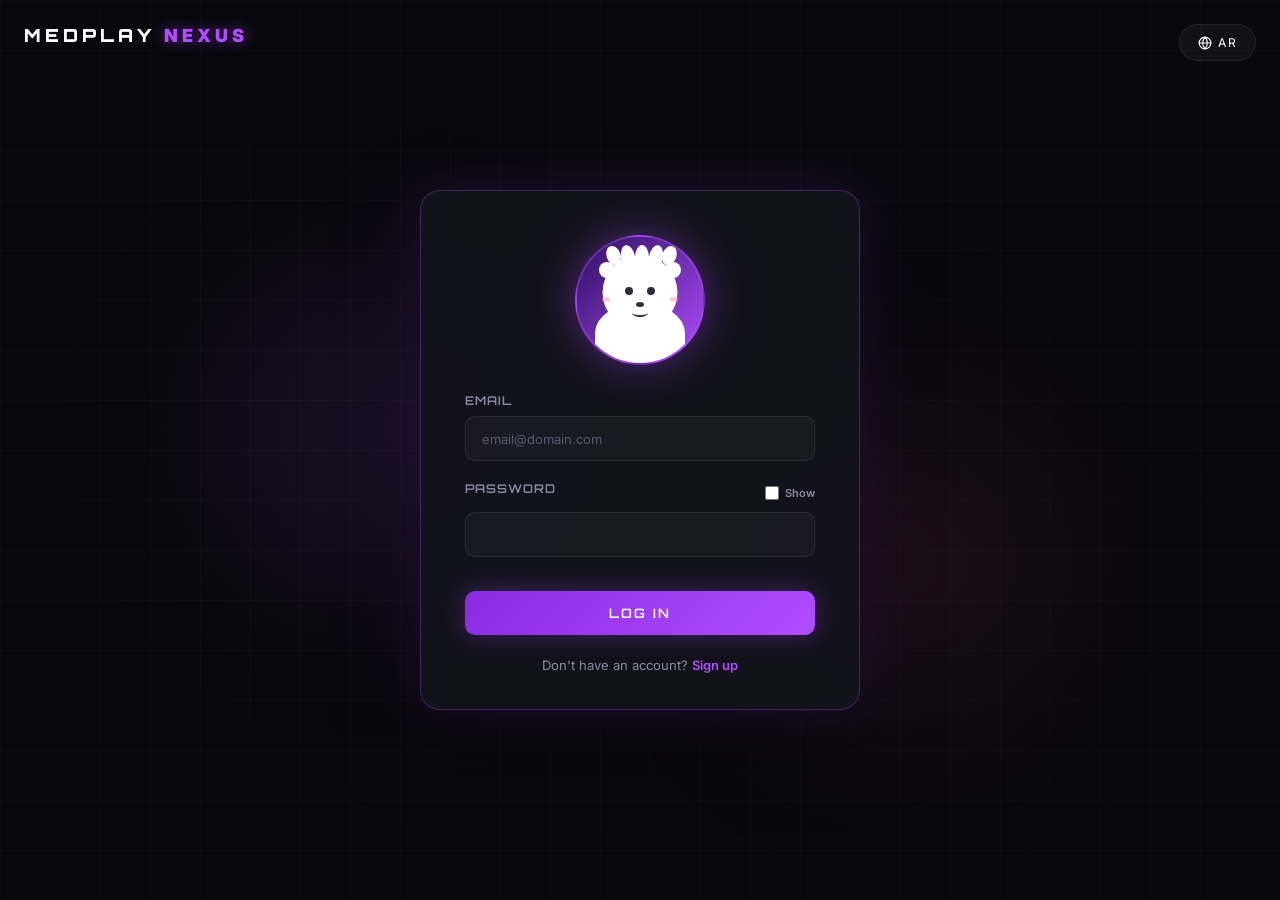
<file: frontend/pages/games.html>
<!DOCTYPE html>
<html lang="en" dir="ltr">
<head>
  <meta charset="UTF-8">
  <meta name="viewport" content="width=device-width, initial-scale=1.0">
  <title>MedPlay Nexus - Code Racer</title>
  <link href="https://fonts.googleapis.com/css2?family=Inter:wght@400;500;600;700&family=Cairo:wght@400;500;600;700&family=Orbitron:wght@500;700;900&family=JetBrains+Mono:wght@400;500;700&display=swap" rel="stylesheet">
  <style>
    * { margin: 0; padding: 0; box-sizing: border-box; font-family: 'Inter', sans-serif; }
    html[dir="rtl"] * { font-family: 'Cairo', sans-serif; }
    html[dir="rtl"] .brand, html[dir="rtl"] .arcade-title { font-family: 'Orbitron', 'Cairo', sans-serif; }

    :root {
      --bg-black: #0a0a0f;
      --bg-card: #14141d;
      --bg-darker: #050508;
      --accent-purple: #b14dff;
      --accent-cyan: #ff4d8e;
      --accent-green: #4dffaa;
      --accent-amber: #ffaa4d;
      --accent-blue: #64b5f6;
      --accent-red: #ff5577;
      --text-primary: #ffffff;
      --text-secondary: #8b8ba0;
      --text-muted: #5a5a6e;
      --border: rgba(255,255,255,0.08);
    }

    body {
      background: var(--bg-black);
      color: var(--text-primary);
      min-height: 100vh;
      overflow-x: hidden;
    }

    /* Nav */
    .top-nav {
      display: flex; justify-content: space-between; align-items: center;
      padding: 14px 36px; border-bottom: 1px solid var(--border);
      background: rgba(10,10,15,0.85); backdrop-filter: blur(10px);
      position: sticky; top: 0; z-index: 100;
    }
    .brand { font-family: 'Orbitron', sans-serif; font-size: 18px; font-weight: 700; letter-spacing: 4px; cursor: pointer; }
    .brand span { color: var(--accent-purple); }
    .user-stats { display: flex; gap: 8px; align-items: center; flex-wrap: wrap; }
    .stat-pill {
      display: flex; align-items: center; gap: 6px;
      padding: 5px 12px; background: var(--bg-card);
      border: 1px solid var(--border); border-radius: 20px; font-size: 11px;
    }
    .stat-pill .label { color: var(--text-muted); font-size: 9px; letter-spacing: 1px; }
    .stat-pill .value { color: var(--text-primary); font-weight: 600; }
    .user-chip {
      display: inline-flex; align-items: center; gap: 8px;
      padding: 4px 12px 4px 4px;
      background: rgba(177,77,255,0.08);
      border: 1px solid rgba(177,77,255,0.35);
      border-radius: 999px;
      font-size: 11px; font-weight: 600;
      text-decoration: none; color: var(--text-primary);
    }
    .user-chip .avatar {
      width: 22px; height: 22px; border-radius: 50%;
      background: linear-gradient(135deg, #b14dff, #ff4d8e);
      display: inline-flex; align-items: center; justify-content: center;
      font-size: 10px; font-weight: 700;
    }
    .lang-toggle, .logout-btn {
      padding: 6px 12px; background: transparent;
      border: 1px solid var(--border); color: var(--text-secondary);
      border-radius: 20px; font-size: 11px; font-weight: 600;
      cursor: pointer; transition: all 0.2s;
    }
    .lang-toggle:hover, .logout-btn:hover { border-color: var(--accent-purple); color: var(--text-primary); }

    .back-btn {
      background: transparent; border: 1px solid var(--border);
      color: var(--text-secondary); padding: 6px 14px;
      border-radius: 20px; cursor: pointer; font-size: 11px;
      display: inline-flex; align-items: center; gap: 6px;
      text-decoration: none;
    }
    .back-btn:hover { border-color: var(--accent-purple); color: var(--accent-purple); }

    /* Arcade header */
    .arcade-wrap { max-width: 1100px; margin: 18px auto; padding: 0 24px; position: relative; z-index: 2; }
    .arcade-header { display: flex; justify-content: space-between; align-items: end; flex-wrap: wrap; gap: 14px; margin-bottom: 14px; }
    .arcade-title {
      font-family: 'Orbitron', sans-serif;
      font-size: 36px; font-weight: 900; letter-spacing: 5px;
      background: linear-gradient(135deg, #b14dff, #ff4d8e);
      -webkit-background-clip: text;
      -webkit-text-fill-color: transparent;
      line-height: 1;
    }
    .arcade-subtitle { font-family: 'JetBrains Mono', monospace; color: var(--text-secondary); font-size: 11px; letter-spacing: 2px; margin-top: 6px; }

    /* Track / section selector */
    .track-row {
      display: flex; gap: 6px; flex-wrap: wrap;
      padding: 5px; background: var(--bg-card);
      border: 1px solid var(--border); border-radius: 12px;
    }
    .track-btn {
      padding: 9px 14px;
      background: transparent; border: none;
      color: var(--text-secondary);
      font-family: 'Orbitron', sans-serif;
      font-size: 11px; font-weight: 700; letter-spacing: 2px;
      border-radius: 8px;
      cursor: pointer; transition: all 0.2s;
    }
    .track-btn:hover { color: var(--text-primary); background: rgba(255,255,255,0.03); }
    .track-btn.active.fe { background: rgba(192,128,255,0.18); color: #d690ff; }
    .track-btn.active.be { background: rgba(177,77,255,0.18); color: var(--accent-purple); }
    .track-btn.active.sec { background: rgba(77,255,170,0.18); color: var(--accent-green); }
    .track-btn.active.ehr { background: rgba(100,181,246,0.18); color: var(--accent-blue); }
    .track-btn.active.mix { background: rgba(255,170,77,0.18); color: var(--accent-amber); }

    /* HUD */
    .hud {
      display: grid;
      grid-template-columns: repeat(4, 1fr);
      gap: 10px;
      margin-bottom: 14px;
    }
    .hud-cell {
      background: var(--bg-card);
      border: 1px solid var(--border);
      border-radius: 10px;
      padding: 10px 14px;
      font-family: 'JetBrains Mono', monospace;
    }
    .hud-cell .k { font-size: 9px; color: var(--text-muted); letter-spacing: 2px; text-transform: uppercase; }
    .hud-cell .v { font-size: 20px; font-weight: 700; color: var(--text-primary); margin-top: 2px; }
    .hud-cell.score .v { color: var(--accent-green); }
    .hud-cell.speed .v { color: var(--accent-cyan); }
    .hud-cell.streak .v { color: var(--accent-amber); }
    .hud-cell.lives .v { color: var(--accent-red); letter-spacing: 4px; }

    /* Question overlay above the road */
    .question-bar {
      background: linear-gradient(135deg, rgba(177,77,255,0.12), rgba(255,77,142,0.08));
      border: 1px solid rgba(177,77,255,0.35);
      border-radius: 12px;
      padding: 14px 22px;
      display: flex; justify-content: space-between; align-items: center;
      flex-wrap: wrap; gap: 12px;
      margin-bottom: 10px;
    }
    .question-bar .q-label {
      font-family: 'JetBrains Mono', monospace;
      font-size: 10px; letter-spacing: 2px; color: var(--accent-cyan);
      text-transform: uppercase; margin-bottom: 3px;
    }
    .question-bar .q-text {
      font-family: 'Orbitron', sans-serif;
      font-size: 17px; font-weight: 700; letter-spacing: 1px;
      color: var(--text-primary);
    }
    .question-bar .q-hint { font-size: 11px; color: var(--text-muted); }

    /* ROAD — the actual game stage */
    .stage {
      position: relative;
      width: 100%;
      max-width: 540px;
      height: 600px;
      margin: 0 auto;
      background: #0c0c14;
      border: 1px solid var(--border);
      border-radius: 18px;
      overflow: hidden;
      box-shadow: 0 12px 40px rgba(0,0,0,0.5), inset 0 0 60px rgba(177,77,255,0.04);
    }

    .road {
      position: absolute;
      inset: 0;
      background:
        linear-gradient(180deg, rgba(0,0,0,0) 0%, rgba(0,0,0,0.4) 100%),
        repeating-linear-gradient(180deg, transparent 0 60px, rgba(255,255,255,0.0) 60px 70px);
      background-color: #1a1a26;
    }
    /* Lane dividers — animated dashed lines */
    .lane-line {
      position: absolute;
      top: -120px;
      width: 3px;
      height: 200%;
      background-image: repeating-linear-gradient(180deg,
        rgba(255,255,255,0.45) 0 28px,
        transparent 28px 56px);
      animation: scroll 0.6s linear infinite;
    }
    .lane-line.l1 { left: 33.333%; }
    .lane-line.l2 { left: 66.666%; }
    @keyframes scroll { from { transform: translateY(0); } to { transform: translateY(56px); } }

    /* Roadside glow */
    .stage::before, .stage::after {
      content: ''; position: absolute; top: 0; bottom: 0; width: 6px;
      background: linear-gradient(180deg, rgba(177,77,255,0.4), rgba(255,77,142,0.4));
      filter: blur(3px); z-index: 2;
    }
    .stage::before { left: 0; }
    .stage::after { right: 0; }

    /* Cars / blocks */
    .player {
      position: absolute;
      bottom: 28px;
      width: 56px; height: 88px;
      transition: left 0.15s cubic-bezier(0.25, 0.46, 0.45, 0.94);
      z-index: 5;
      filter: drop-shadow(0 0 12px rgba(177,77,255,0.5));
    }
    .player.crash { animation: crash 0.5s ease; }
    @keyframes crash {
      0%, 100% { transform: translateX(0) rotate(0); }
      25% { transform: translateX(-8px) rotate(-8deg); }
      50% { transform: translateX(8px) rotate(8deg); }
      75% { transform: translateX(-4px) rotate(-4deg); }
    }

    .answer-block {
      position: absolute;
      top: -120px;
      width: 28%;
      height: 96px;
      border-radius: 12px;
      display: flex; align-items: center; justify-content: center;
      font-family: 'JetBrains Mono', monospace;
      font-size: 13px; font-weight: 700;
      padding: 8px;
      text-align: center;
      color: #fff;
      border: 2px solid;
      box-shadow: 0 6px 20px rgba(0,0,0,0.4);
      transition: opacity 0.2s;
      z-index: 3;
    }
    .answer-block.lane-0 { left: 2.5%; }
    .answer-block.lane-1 { left: 36%; }
    .answer-block.lane-2 { left: 69.5%; }

    /* Random color schemes for blocks */
    .answer-block.c1 { background: rgba(192,128,255,0.18); border-color: rgba(192,128,255,0.7); color: #e0c8ff; }
    .answer-block.c2 { background: rgba(77,255,170,0.14); border-color: rgba(77,255,170,0.7); color: #b8ffe2; }
    .answer-block.c3 { background: rgba(100,181,246,0.14); border-color: rgba(100,181,246,0.7); color: #c5e2ff; }
    .answer-block.c4 { background: rgba(255,170,77,0.14); border-color: rgba(255,170,77,0.7); color: #ffe2b8; }
    .answer-block.passed { opacity: 0; }
    .answer-block.hit-bad { animation: shake 0.4s; }
    @keyframes shake {
      0%, 100% { transform: translateX(0); }
      25% { transform: translateX(-6px); background: rgba(255,87,119,0.4); }
      75% { transform: translateX(6px); background: rgba(255,87,119,0.4); }
    }

    /* Overlay screens (start / game over) */
    .overlay {
      position: absolute; inset: 0;
      background: rgba(5,5,8,0.92);
      backdrop-filter: blur(6px);
      display: flex; flex-direction: column;
      align-items: center; justify-content: center;
      z-index: 10;
      padding: 24px;
      text-align: center;
    }
    .overlay.hidden { display: none; }
    .overlay h2 {
      font-family: 'Orbitron', sans-serif;
      font-size: 30px; letter-spacing: 4px;
      margin-bottom: 12px;
      background: linear-gradient(135deg, #b14dff, #ff4d8e);
      -webkit-background-clip: text;
      -webkit-text-fill-color: transparent;
    }
    .overlay p { color: var(--text-secondary); margin-bottom: 22px; font-size: 13px; line-height: 1.6; max-width: 380px; }
    .overlay .stat-line {
      font-family: 'JetBrains Mono', monospace;
      color: var(--accent-green);
      font-size: 14px; margin-bottom: 6px;
    }
    .overlay button {
      margin-top: 16px;
      padding: 13px 34px;
      background: var(--accent-purple);
      color: white; border: none;
      border-radius: 10px; cursor: pointer;
      font-family: 'Orbitron', sans-serif;
      font-size: 14px; font-weight: 700;
      letter-spacing: 3px;
    }
    .overlay button:hover { background: #a13ee8; box-shadow: 0 0 26px rgba(177,77,255,0.5); }
    .overlay .keys-hint {
      margin-top: 18px;
      display: flex; gap: 14px;
      justify-content: center; flex-wrap: wrap;
    }
    .keycap {
      display: inline-flex; align-items: center; justify-content: center;
      padding: 8px 14px;
      background: var(--bg-card);
      border: 1px solid var(--border);
      border-radius: 8px;
      font-family: 'JetBrains Mono', monospace;
      font-size: 13px; color: var(--text-primary);
      box-shadow: 0 3px 0 var(--border);
    }
    .keys-hint .label { color: var(--text-muted); font-size: 11px; align-self: center; }

    /* Touch controls (mobile) */
    .touch-controls {
      display: none;
      margin: 14px auto 0;
      max-width: 540px;
      gap: 10px;
    }
    .touch-btn {
      flex: 1;
      padding: 18px;
      background: var(--bg-card);
      border: 1px solid var(--border);
      border-radius: 12px;
      color: var(--text-primary);
      font-size: 28px;
      cursor: pointer;
      user-select: none;
    }
    .touch-btn:active { background: rgba(177,77,255,0.2); border-color: var(--accent-purple); }
    @media (max-width: 768px) {
      .touch-controls { display: flex; }
      .stage { height: 520px; }
      .arcade-title { font-size: 28px; letter-spacing: 3px; }
    }

    /* Confetti */
    .confetti { position: fixed; pointer-events: none; inset: 0; overflow: hidden; z-index: 998; }
    .confetti-piece { position: absolute; width: 8px; height: 14px; animation: fall 2.2s ease-out forwards; }
    @keyframes fall { to { transform: translateY(110vh) rotate(720deg); opacity: 0; } }
  </style>
</head>
<body>
  <nav class="top-nav">
    <div class="brand" onclick="window.location.href='hub.html'">MEDPLAY<span> NEXUS</span></div>
    <div class="user-stats">
      <a class="back-btn" href="hub.html">← BACK</a>
      <div class="stat-pill"><span class="label">XP</span><span class="value" id="userXp">0</span></div>
      <div class="stat-pill"><span class="label">COINS</span><span class="value" id="userCoins">0</span></div>
      <div class="stat-pill"><span class="label">HIGH</span><span class="value" id="highScore">0</span></div>
      <a class="user-chip" href="hub.html" id="userChip" title="Player">
        <span class="avatar" id="userAvatar">A</span>
        <span class="uname" id="userName">Player</span>
      </a>
      <button class="lang-toggle" id="langToggle"><span class="lang-toggle-label">AR</span></button>
      <button class="logout-btn" onclick="Auth.logout()" data-i18n="nav.logout">Log out</button>
    </div>
  </nav>

  <div class="arcade-wrap">
    <div class="arcade-header">
      <div>
        <div class="arcade-title">CODE RACER</div>
        <div class="arcade-subtitle">▶ STEER · ANSWER · SURVIVE</div>
      </div>
      <div class="track-row">
        <button class="track-btn active fe" data-track="frontend">▰ FRONTEND</button>
        <button class="track-btn be" data-track="backend">⚙ BACKEND</button>
        <button class="track-btn sec" data-track="cyber">⚷ CYBERSEC</button>
        <button class="track-btn ehr" data-track="ehr">✚ EHR</button>
        <button class="track-btn mix" data-track="mixed">★ MIXED</button>
      </div>
    </div>

    <div class="hud">
      <div class="hud-cell score"><div class="k">SCORE</div><div class="v" id="hudScore">0</div></div>
      <div class="hud-cell speed"><div class="k">SPEED</div><div class="v" id="hudSpeed">1.0×</div></div>
      <div class="hud-cell streak"><div class="k">STREAK</div><div class="v" id="hudStreak">0</div></div>
      <div class="hud-cell lives"><div class="k">LIVES</div><div class="v" id="hudLives">♥♥♥</div></div>
    </div>

    <div class="question-bar">
      <div>
        <div class="q-label">▶ DRIVE INTO THE CORRECT LANE</div>
        <div class="q-text" id="qText">Press START to begin</div>
      </div>
      <div class="q-hint" id="qHint">← → or A/D to steer</div>
    </div>

    <div class="stage" id="stage">
      <div class="road">
        <div class="lane-line l1"></div>
        <div class="lane-line l2"></div>
      </div>
      <!-- Player car as SVG so we can style it -->
      <svg class="player" id="player" viewBox="0 0 56 88" xmlns="http://www.w3.org/2000/svg">
        <!-- Body -->
        <rect x="6" y="14" width="44" height="64" rx="10" fill="url(#carBody)" stroke="#fff" stroke-width="1.5"/>
        <!-- Windshield -->
        <path d="M12 28 L44 28 L40 44 L16 44 Z" fill="#0a0a14" opacity="0.85"/>
        <!-- Rear window -->
        <path d="M14 60 L42 60 L40 72 L16 72 Z" fill="#0a0a14" opacity="0.85"/>
        <!-- Headlights -->
        <circle cx="14" cy="20" r="3" fill="#ffd966"/>
        <circle cx="42" cy="20" r="3" fill="#ffd966"/>
        <!-- Taillights -->
        <rect x="10" y="72" width="6" height="4" rx="1" fill="#ff4d6a"/>
        <rect x="40" y="72" width="6" height="4" rx="1" fill="#ff4d6a"/>
        <!-- Wheels -->
        <rect x="2" y="22" width="6" height="14" rx="2" fill="#222"/>
        <rect x="48" y="22" width="6" height="14" rx="2" fill="#222"/>
        <rect x="2" y="56" width="6" height="14" rx="2" fill="#222"/>
        <rect x="48" y="56" width="6" height="14" rx="2" fill="#222"/>
        <defs>
          <linearGradient id="carBody" x1="0" y1="0" x2="0" y2="1">
            <stop offset="0" stop-color="#d36bff"/>
            <stop offset="1" stop-color="#7b1cf0"/>
          </linearGradient>
        </defs>
      </svg>

      <!-- Start / game-over overlay -->
      <div class="overlay" id="overlay">
        <h2 id="overlayTitle">CODE RACER</h2>
        <p id="overlayText">Drive into the lane that holds the correct answer. Crash 3 times and the run ends. Each correct pass scores points and speeds you up.</p>
        <div class="keys-hint">
          <span class="label">CONTROLS:</span>
          <span class="keycap">←</span>
          <span class="keycap">→</span>
          <span class="label">or</span>
          <span class="keycap">A</span>
          <span class="keycap">D</span>
        </div>
        <button id="startBtn">START</button>
      </div>
    </div>

    <div class="touch-controls">
      <div class="touch-btn" id="touchLeft">◀</div>
      <div class="touch-btn" id="touchRight">▶</div>
    </div>
  </div>

  <script src="../js/config.js"></script>
  <script src="../js/translations.js"></script>
  <script src="../js/app.js"></script>
  <script>
    Auth.requireAuth();
    I18n.initToggle('#langToggle');

    // ===== Question banks per track =====
    // Each entry: q (question text), a (3-option array), c (correct index 0..2)
    const BANKS = {
      frontend: [
        { q: 'Which tag is a paragraph?', a: ['<p>', '<para>', '<text>'], c: 0 },
        { q: 'Tag for the largest heading?', a: ['<h6>', '<head>', '<h1>'], c: 2 },
        { q: 'Make text bold?', a: ['<bold>', '<strong>', '<big>'], c: 1 },
        { q: 'CSS property for text color?', a: ['font', 'color', 'text-color'], c: 1 },
        { q: 'Make element flex container?', a: ['display:flex', 'flex:on', 'layout:flex'], c: 0 },
        { q: 'CSS unit relative to root font?', a: ['em', 'rem', 'vh'], c: 1 },
        { q: 'Center items in flexbox?', a: ['align-text', 'justify-content', 'center:auto'], c: 1 },
        { q: 'Add image alt text attribute?', a: ['alt', 'title', 'desc'], c: 0 },
        { q: 'JS find element by id?', a: ['getElement(id)', 'getElementById', 'findId'], c: 1 },
        { q: 'JS listen for click?', a: ['onClick=fn', 'addEventListener', 'listen("click")'], c: 1 },
        { q: 'CSS for rounded corners?', a: ['border-radius', 'corner-radius', 'rounded'], c: 0 },
        { q: 'Tag for an ordered list?', a: ['<ul>', '<list>', '<ol>'], c: 2 },
        { q: 'CSS to hide element?', a: ['display:none', 'visible:no', 'hide:true'], c: 0 },
        { q: 'Link to a page in HTML?', a: ['<a href>', '<link to>', '<go>'], c: 0 },
        { q: 'JS arrow function syntax?', a: ['fn => x', '() => {}', '->{}'], c: 1 },
      ],
      backend: [
        { q: 'SQL: filter rows with...', a: ['WHERE', 'IF', 'FILTER'], c: 0 },
        { q: 'SQL: get all columns?', a: ['ALL', '*', 'EVERY'], c: 1 },
        { q: 'SQL: sort the results?', a: ['SORT BY', 'ORDER BY', 'ARRANGE'], c: 1 },
        { q: 'Node: import a module?', a: ['import', 'require', 'use'], c: 1 },
        { q: 'JSON: object key wrapper?', a: ['" "', "' '", '< >'], c: 0 },
        { q: 'HTTP success status?', a: ['200', '404', '500'], c: 0 },
        { q: 'HTTP not found?', a: ['200', '404', '500'], c: 1 },
        { q: 'HTTP server error?', a: ['200', '404', '500'], c: 2 },
        { q: 'Express: read POST body?', a: ['req.params', 'req.body', 'req.url'], c: 1 },
        { q: 'Promise: wait for it?', a: ['await', 'pause', 'hold'], c: 0 },
        { q: 'Python: define function?', a: ['function', 'def', 'fn'], c: 1 },
        { q: 'Excel: sum a range?', a: ['=SUM()', '=ADD()', '=TOTAL()'], c: 0 },
        { q: 'Excel: count items?', a: ['=NUM()', '=COUNT()', '=TALLY()'], c: 1 },
        { q: 'SQL: join two tables?', a: ['MERGE', 'JOIN', 'LINK'], c: 1 },
        { q: 'Git: commit changes?', a: ['git save', 'git commit', 'git push'], c: 1 },
      ],
      cyber: [
        { q: 'Hash with 32 hex chars?', a: ['SHA-256', 'MD5', 'SHA-1'], c: 1 },
        { q: 'Hash with 40 hex chars?', a: ['MD5', 'SHA-1', 'SHA-256'], c: 1 },
        { q: 'Hash with 64 hex chars?', a: ['MD5', 'SHA-1', 'SHA-256'], c: 2 },
        { q: 'Base64 padding char?', a: ['=', '#', '%'], c: 0 },
        { q: 'Default HTTPS port?', a: ['80', '443', '8080'], c: 1 },
        { q: 'Default HTTP port?', a: ['80', '443', '21'], c: 0 },
        { q: 'Default SSH port?', a: ['22', '23', '80'], c: 0 },
        { q: 'XSS targets...?', a: ['Database', 'Browser', 'Server CPU'], c: 1 },
        { q: 'SQL injection targets?', a: ['Browser', 'Database', 'Network'], c: 1 },
        { q: 'Symmetric cipher example?', a: ['RSA', 'AES', 'ECDSA'], c: 1 },
        { q: 'Asymmetric cipher?', a: ['AES', 'DES', 'RSA'], c: 2 },
        { q: 'ROT13 shifts by?', a: ['7', '13', '26'], c: 1 },
        { q: 'TLS uses public-key for?', a: ['Compression', 'Handshake', 'Storage'], c: 1 },
        { q: 'Strong password practice?', a: ['Common words', 'Long & random', 'Birthday'], c: 1 },
        { q: 'Hashing is...?', a: ['Reversible', 'One-way', 'Symmetric'], c: 1 },
      ],
      ehr: [
        { q: 'Normal adult heart rate?', a: ['30-50 bpm', '60-100 bpm', '120-180 bpm'], c: 1 },
        { q: 'Normal body temperature?', a: ['33°C', '37°C', '41°C'], c: 1 },
        { q: 'Normal SpO₂?', a: ['70-80%', '85-90%', '95-100%'], c: 2 },
        { q: 'Normal systolic BP?', a: ['<60', '90-120', '>180'], c: 1 },
        { q: 'BP 180/110 indicates?', a: ['Low BP', 'Crisis', 'Normal'], c: 1 },
        { q: 'BG 38 mg/dL indicates?', a: ['Diabetes', 'Hypoglycemia', 'Normal'], c: 1 },
        { q: 'HR 35 bpm =?', a: ['Tachycardia', 'Bradycardia', 'Normal'], c: 1 },
        { q: 'HR 145 bpm =?', a: ['Tachycardia', 'Bradycardia', 'Normal'], c: 0 },
        { q: 'ICD-10 codes describe?', a: ['Procedures', 'Diagnoses', 'Drugs'], c: 1 },
        { q: 'CPT codes describe?', a: ['Diagnoses', 'Procedures', 'Drugs'], c: 1 },
        { q: 'LOINC codes describe?', a: ['Procedures', 'Lab tests', 'Drugs'], c: 1 },
        { q: 'BMI: weight ÷ height...?', a: ['×1', 'squared', 'cubed'], c: 1 },
        { q: 'GCS scale max score?', a: ['10', '15', '20'], c: 1 },
        { q: 'NPO means?', a: ['Pain only', 'Nothing by mouth', 'No pills'], c: 1 },
        { q: 'PRN means?', a: ['Twice daily', 'As needed', 'After meals'], c: 1 },
      ],
    };
    BANKS.mixed = [].concat(BANKS.frontend, BANKS.backend, BANKS.cyber, BANKS.ehr);

    // ===== Local persistent scores =====
    const Score = {
      get xp() { return parseInt(localStorage.getItem('mp_racer_xp') || '0', 10); },
      set xp(v) { localStorage.setItem('mp_racer_xp', v); document.getElementById('userXp').textContent = v; },
      get coins() { return parseInt(localStorage.getItem('mp_racer_coins') || '0', 10); },
      set coins(v) { localStorage.setItem('mp_racer_coins', v); document.getElementById('userCoins').textContent = v; },
      get high() { return parseInt(localStorage.getItem('mp_racer_high') || '0', 10); },
      set high(v) { localStorage.setItem('mp_racer_high', v); document.getElementById('highScore').textContent = v; },
      reward(xp) {
        this.xp = this.xp + xp;
        this.coins = this.coins + Math.floor(xp / 3);
      }
    };
    document.getElementById('userXp').textContent = Score.xp;
    document.getElementById('userCoins').textContent = Score.coins;
    document.getElementById('highScore').textContent = Score.high;

    // Try to fetch live user info to display name in chip
    (async () => {
      try {
        const user = await API.getMe();
        Auth.setUser(user);
        const name = user.username || 'Player';
        document.getElementById('userName').textContent = name;
        document.getElementById('userAvatar').textContent = (name.charAt(0) || 'A').toUpperCase();
        document.getElementById('userChip').setAttribute('title', name);
      } catch (e) {}
    })();

    // ===== Game state =====
    const State = {
      running: false,
      lane: 1,                  // 0, 1, 2
      lives: 3,
      score: 0,
      streak: 0,
      speed: 1,                 // multiplier
      track: 'frontend',
      currentQ: null,
      blocks: [],               // active answer blocks: { el, lane, isCorrect, top, dead }
      lastSpawn: 0,
      lastTick: 0,
      laneCenters: [],          // computed on resize
      invincibleUntil: 0,
      spawning: false,          // gate for the breathing-room delay between rows
    };

    const stage = document.getElementById('stage');
    const player = document.getElementById('player');
    const overlay = document.getElementById('overlay');

    function computeLaneCenters() {
      const w = stage.clientWidth;
      State.laneCenters = [w * 1/6, w * 3/6, w * 5/6];
      placePlayer();
    }
    window.addEventListener('resize', computeLaneCenters);
    computeLaneCenters();

    function placePlayer() {
      const cx = State.laneCenters[State.lane];
      player.style.left = (cx - 28) + 'px';
    }

    function setOverlay(title, text, btnLabel, show) {
      document.getElementById('overlayTitle').textContent = title;
      document.getElementById('overlayText').textContent = text;
      document.getElementById('startBtn').textContent = btnLabel;
      overlay.classList.toggle('hidden', !show);
    }

    function updateHUD() {
      document.getElementById('hudScore').textContent = State.score;
      document.getElementById('hudSpeed').textContent = State.speed.toFixed(1) + '×';
      document.getElementById('hudStreak').textContent = State.streak;
      document.getElementById('hudLives').textContent = '♥'.repeat(State.lives) + '♡'.repeat(3 - State.lives);
    }

    function pickQuestion() {
      const bank = BANKS[State.track];
      const q = bank[Math.floor(Math.random() * bank.length)];
      State.currentQ = q;
      document.getElementById('qText').textContent = q.q;
      const labels = ['LEFT', 'CENTER', 'RIGHT'];
      document.getElementById('qHint').textContent = '← → to steer · take your time, read carefully';
    }

    // Spawn a row of 3 answer blocks, one per lane
    function spawnRow() {
      const q = State.currentQ;
      if (!q) return;
      const shuffleColors = [1,2,3,4].sort(() => Math.random() - 0.5);
      for (let lane = 0; lane < 3; lane++) {
        const el = document.createElement('div');
        el.className = `answer-block lane-${lane} c${shuffleColors[lane]}`;
        el.textContent = q.a[lane];
        stage.appendChild(el);
        State.blocks.push({
          el, lane,
          isCorrect: lane === q.c,
          top: -120,
          counted: false,
        });
      }
    }

    // ===== Main game loop =====
    function tick(ts) {
      if (!State.running) return;
      if (!State.lastTick) State.lastTick = ts;
      const dt = (ts - State.lastTick) / 16.67; // ~ frames at 60fps
      State.lastTick = ts;

      // Move blocks
      const stageH = stage.clientHeight;
      const playerTopY = stageH - 28 - 88; // top of player's car
      const playerBottomY = stageH - 28;
      // Slower base so the player has time to read the question and steer.
      // ~2 px/frame at 60fps = ~120 px/sec → ~5 seconds from spawn to player line.
      const speedPx = 2 * State.speed * dt;

      for (const b of State.blocks) {
        if (b.dead) continue;
        b.top += speedPx;
        b.el.style.top = b.top + 'px';

        // Did this block reach the player's row?
        const blockBottom = b.top + 96;
        if (!b.counted && blockBottom >= playerTopY && b.top <= playerBottomY) {
          if (b.lane === State.lane) {
            // We are in this lane — score (correct) or crash (wrong)
            b.counted = true;
            if (b.isCorrect) {
              hitCorrect(b);
            } else {
              hitWrong(b);
            }
            // Mark the other blocks of this row as counted too — they passed by
            for (const other of State.blocks) {
              if (!other.dead && !other.counted && Math.abs(other.top - b.top) < 30 && other !== b) {
                other.counted = true;
              }
            }
          }
        }

        // If the whole row passed and we are not in any lane that matched the row,
        // mark them as missed (no penalty, just clear).
        if (b.top > stageH && !b.dead) {
          b.dead = true;
          b.el.remove();
        }
      }

      // Remove dead blocks
      State.blocks = State.blocks.filter(b => !b.dead);

      // Spawn next row only after the previous row has fully passed the player.
      // This guarantees a readable gap between questions.
      const anyAlive = State.blocks.length > 0;
      if (!anyAlive && !State.spawning) {
        State.spawning = true;
        setTimeout(() => {
          pickQuestion();
          spawnRow();
          State.spawning = false;
        }, 700); // 0.7s breathing room before next question
      }

      requestAnimationFrame(tick);
    }

    function hitCorrect(b) {
      State.streak++;
      const base = 10;
      const bonus = State.streak * 2;
      const gain = base + bonus;
      State.score += gain;
      // Slight speed bump per correct answer, tightly capped so the game stays playable.
      State.speed = Math.min(1.8, State.speed + 0.02);
      b.el.classList.add('passed');
      // Reward XP locally
      Score.reward(gain);
      // Floating "+gain" indicator
      flash(b.el, '+' + gain, '#4dffaa');
      updateHUD();
    }

    function hitWrong(b) {
      // Respect a brief invincibility window after a crash
      if (performance.now() < State.invincibleUntil) return;

      State.streak = 0;
      State.lives--;
      State.speed = Math.max(1, State.speed - 0.25);
      player.classList.add('crash');
      b.el.classList.add('hit-bad');
      State.invincibleUntil = performance.now() + 900;
      flash(b.el, '✗', '#ff5577');
      updateHUD();

      setTimeout(() => player.classList.remove('crash'), 500);

      if (State.lives <= 0) gameOver();
    }

    function flash(near, text, color) {
      const f = document.createElement('div');
      f.style.cssText = `
        position:absolute; color:${color}; font-weight:800;
        font-family:'Orbitron',sans-serif; font-size:18px;
        text-shadow:0 0 10px ${color};
        pointer-events:none; z-index:9;
        transition: all 0.7s ease-out;
      `;
      const rect = near.getBoundingClientRect();
      const stageRect = stage.getBoundingClientRect();
      f.style.left = (rect.left - stageRect.left + rect.width / 2 - 12) + 'px';
      f.style.top = (rect.top - stageRect.top - 8) + 'px';
      f.textContent = text;
      stage.appendChild(f);
      requestAnimationFrame(() => {
        f.style.transform = 'translateY(-40px)';
        f.style.opacity = '0';
      });
      setTimeout(() => f.remove(), 700);
    }

    function startGame() {
      // Reset
      State.running = true;
      State.lives = 3;
      State.score = 0;
      State.streak = 0;
      State.speed = 1;
      State.lane = 1;
      State.blocks.forEach(b => b.el.remove());
      State.blocks = [];
      State.lastTick = 0;
      State.spawning = false;
      placePlayer();
      updateHUD();
      overlay.classList.add('hidden');

      pickQuestion();
      spawnRow();
      requestAnimationFrame(tick);
    }

    function gameOver() {
      State.running = false;
      State.blocks.forEach(b => b.el.remove());
      State.blocks = [];

      if (State.score > Score.high) {
        Score.high = State.score;
        celebrate();
      }
      setOverlay(
        'CRASH!',
        `Final score: ${State.score} · Streak best: ${State.streak} · High: ${Score.high}`,
        'PLAY AGAIN',
        true
      );
    }

    function celebrate() {
      const colors = ['#b14dff', '#ff4d8e', '#4dffaa', '#ffaa4d', '#64b5f6'];
      const wrap = document.createElement('div');
      wrap.className = 'confetti';
      for (let i = 0; i < 60; i++) {
        const p = document.createElement('div');
        p.className = 'confetti-piece';
        p.style.left = (Math.random() * 100) + 'vw';
        p.style.top = (-10 - Math.random() * 30) + 'vh';
        p.style.background = colors[i % colors.length];
        p.style.transform = `rotate(${Math.random() * 360}deg)`;
        p.style.animationDelay = (Math.random() * 0.4) + 's';
        wrap.appendChild(p);
      }
      document.body.appendChild(wrap);
      setTimeout(() => wrap.remove(), 2600);
    }

    // ===== Input handlers =====
    function steer(delta) {
      if (!State.running) return;
      State.lane = Math.max(0, Math.min(2, State.lane + delta));
      placePlayer();
    }
    window.addEventListener('keydown', e => {
      if (e.key === 'ArrowLeft' || e.key === 'a' || e.key === 'A') steer(-1);
      else if (e.key === 'ArrowRight' || e.key === 'd' || e.key === 'D') steer(1);
    });
    document.getElementById('touchLeft').onclick = () => steer(-1);
    document.getElementById('touchRight').onclick = () => steer(1);
    document.getElementById('startBtn').onclick = startGame;

    // Track switcher
    document.querySelectorAll('.track-btn').forEach(btn => {
      btn.addEventListener('click', () => {
        document.querySelectorAll('.track-btn').forEach(b => b.classList.remove('active'));
        btn.classList.add('active');
        State.track = btn.getAttribute('data-track');
        if (State.running) {
          // Restart with new track on switch
          startGame();
        }
      });
    });
  </script>
</body>
</html>
</file>
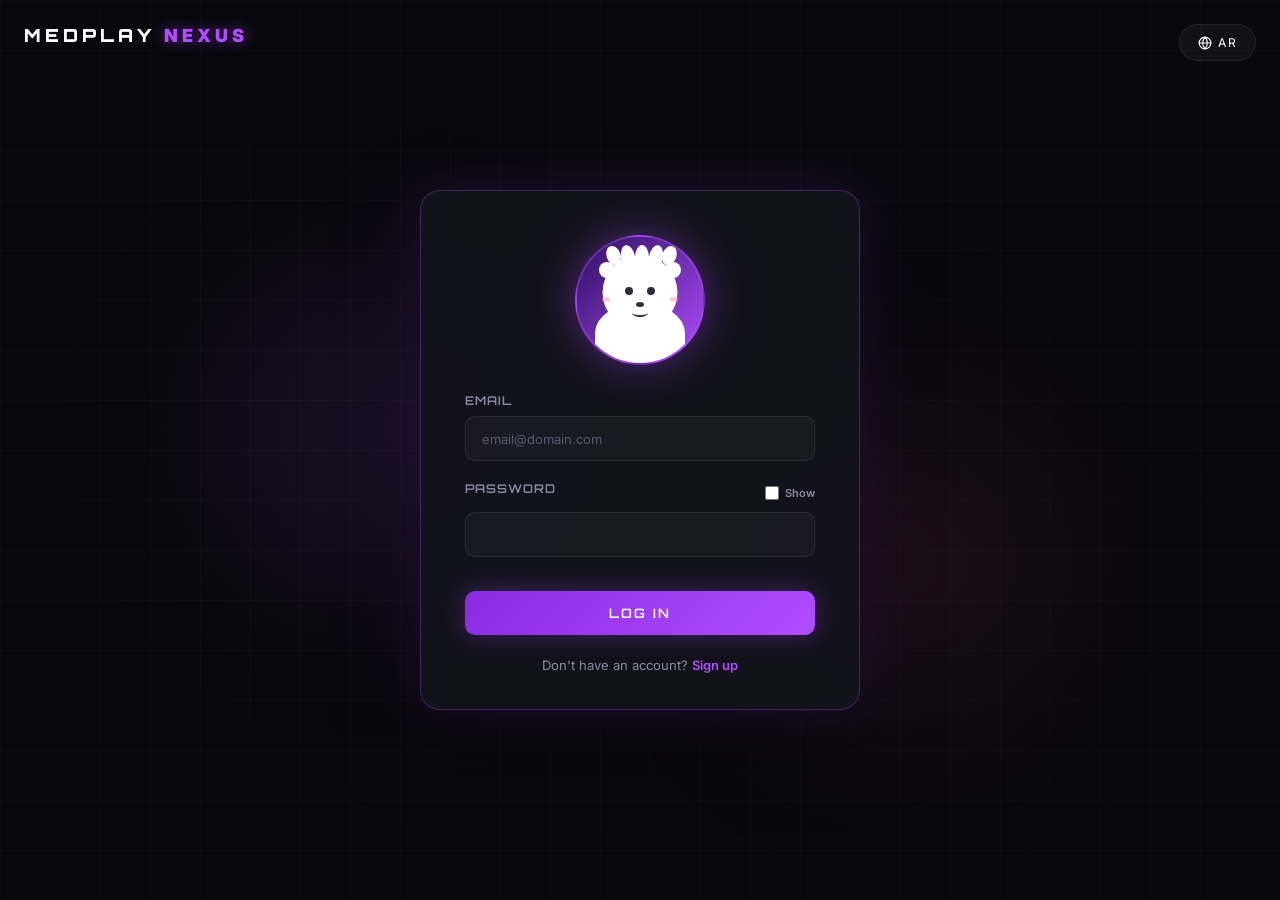
<file: frontend/pages/hub.html>
<!DOCTYPE html>
<html lang="en" dir="ltr">
<head>
  <meta charset="UTF-8">
  <meta name="viewport" content="width=device-width, initial-scale=1.0">
  <title>MedPlay Nexus - Dashboard</title>
  <link href="https://fonts.googleapis.com/css2?family=Orbitron:wght@500;700;900&family=Exo+2:wght@300;400;500;600&family=Cairo:wght@400;500;600;700&family=JetBrains+Mono:wght@400;500&display=swap" rel="stylesheet">
  <link rel="stylesheet" href="../css/dashboard.css">
  <style>
    .dashboard-row { display: grid; grid-template-columns: 1fr 320px; gap: 16px; align-items: start; }
    .mode-grid { display: grid; grid-template-columns: repeat(2, 1fr); gap: 14px; margin-top: 4px; }
    .mode-card {
      background: var(--panel);
      border: 1px solid var(--border);
      border-radius: 14px;
      padding: 20px;
      cursor: pointer;
      transition: all 0.25s;
      position: relative;
      overflow: hidden;
    }
    .mode-card:hover { transform: translateY(-4px); border-color: var(--neon); box-shadow: 0 0 24px rgba(177, 77, 255,0.15); }
    .mode-card.locked { opacity: 0.6; cursor: not-allowed; }
    .mode-card .glyph { font-size: 28px; color: var(--neon); margin-bottom: 10px; }
    .mode-card.fe .glyph { color: #c080ff; }
    .mode-card.be .glyph { color: var(--neon); }
    .mode-card.sec .glyph { color: var(--success); }
    .mode-card.ehr .glyph { color: #64b5f6; }
    .mode-card h3 { font-family: var(--font-head); font-size: 14px; color: var(--text); letter-spacing: 2px; margin-bottom: 6px; }
    .mode-card p { font-size: 12px; color: var(--text2); margin-bottom: 12px; line-height: 1.5; }
    .mode-progress-track { height: 4px; background: rgba(20, 20, 29,0.6); border-radius: 4px; overflow: hidden; }
    .mode-progress-fill { height: 100%; background: var(--neon); box-shadow: 0 0 6px var(--neon); transition: width 0.8s ease; }
    .mode-meta { display: flex; justify-content: space-between; font-size: 10px; color: var(--text2); font-family: var(--font-mono); margin-top: 6px; }
    .mode-tag { display: inline-block; padding: 3px 8px; border-radius: 6px; font-size: 9px; letter-spacing: 1px; font-family: var(--font-head); background: rgba(255,255,255,0.05); color: var(--text2); margin-top: 8px; }
    .mode-card.active-mode .mode-tag { background: rgba(0,255,170,0.1); color: var(--success); border: 1px solid rgba(0,255,170,0.3); }

    .ai-sidebar-card {
      background: var(--panel);
      border: 1px solid var(--border);
      border-radius: 14px;
      padding: 18px;
      display: flex;
      flex-direction: column;
      gap: 10px;
      min-height: 420px;
    }
    .ai-header { font-family: var(--font-head); font-size: 12px; color: var(--neon); letter-spacing: 2px; display: flex; align-items: center; gap: 8px; }
    .ai-dot { width: 8px; height: 8px; background: var(--neon3); border-radius: 50%; animation: blink 1.5s ease-in-out infinite; }
    @keyframes blink { 0%, 100% { opacity: 1; } 50% { opacity: 0.2; } }
    .ai-msgs { flex: 1; display: flex; flex-direction: column; gap: 8px; max-height: 320px; overflow-y: auto; }
    .ai-msg { font-size: 12px; padding: 10px 12px; border-radius: 10px; line-height: 1.5; }
    .ai-msg.bot { background: rgba(177, 77, 255,0.08); color: var(--text); border: 1px solid rgba(177, 77, 255,0.1); }
    .ai-msg.user { background: rgba(138, 43, 226,0.2); color: var(--text); margin-left: 24px; }
    html[dir="rtl"] .ai-msg.user { margin-left: 0; margin-right: 24px; }
    .ai-input-row { display: flex; gap: 8px; margin-top: 4px; }
    .ai-input { flex: 1; background: rgba(20, 20, 29,0.6); border: 1px solid var(--border); border-radius: 8px; padding: 8px 12px; color: var(--text); font-size: 12px; font-family: var(--font-body); outline: none; }
    .ai-input:focus { border-color: var(--neon); }
    .ai-send { background: var(--neon2); border: none; border-radius: 8px; padding: 8px 14px; color: #fff; cursor: pointer; font-size: 14px; }

    .recent-activity { display: flex; flex-direction: column; gap: 8px; }
    .activity-item { font-size: 12px; color: var(--text); padding: 10px 12px; background: rgba(177, 77, 255,0.04); border-radius: 8px; border-left: 2px solid var(--neon); }
    html[dir="rtl"] .activity-item { border-left: none; border-right: 2px solid var(--neon); }
    .activity-empty { font-size: 12px; color: var(--text2); padding: 20px; text-align: center; background: rgba(177, 77, 255,0.03); border-radius: 8px; }

    @media (max-width: 900px) {
      .dashboard-row { grid-template-columns: 1fr; }
      .mode-grid { grid-template-columns: 1fr; }
    }
  </style>
</head>
<body>
<div id="page">
  <!-- Profile -->
  <div class="profile-card">
    <div class="profile-avatar" id="profileAvatar">A</div>
    <div class="profile-info">
      <div class="profile-name" id="profileName">Player</div>
      <div class="profile-meta" id="profileMeta">#AT-0000 · Member</div>
      <div class="xp-bar-wrap"><div class="xp-bar" id="xpBar" style="width:0%"></div></div>
      <div class="xp-label" id="xpLabel">0 / 100 XP</div>
    </div>
    <div class="level-badge" id="levelBadge">LEVEL 1</div>
  </div>

  <!-- Stats -->
  <div class="stats-row">
    <div class="stat-card"><div class="stat-val" id="statChallenges">0</div><div class="stat-key" data-i18n="hub.challenges">CHALLENGES</div></div>
    <div class="stat-card"><div class="stat-val" id="statXp">0</div><div class="stat-key" data-i18n="analytics.totalXp">TOTAL XP</div></div>
    <div class="stat-card"><div class="stat-val" id="statCoins">0</div><div class="stat-key" data-i18n="hub.coins">COINS</div></div>
    <div class="stat-card"><div class="stat-val" id="statAccuracy">0%</div><div class="stat-key" data-i18n="hub.accuracy">ACCURACY</div></div>
  </div>

  <!-- Code Racer banner: lane-switching learn-to-drive game -->
  <a href="games.html" class="arcade-banner" id="arcadeBanner">
    <div class="arcade-banner-text">
      <div class="arcade-banner-eyebrow" data-i18n="hub.arcadeEyebrow">▶ STEER · ANSWER · SURVIVE</div>
      <div class="arcade-banner-title" data-i18n="hub.arcadeTitle">CODE RACER</div>
      <div class="arcade-banner-sub" data-i18n="hub.arcadeSub">Race down the highway — pick the right lane, learn the answer.</div>
    </div>
    <div class="arcade-banner-cta">
      <span data-i18n="hub.arcadeCta">PLAY NOW</span>
      <span class="arrow">→</span>
    </div>
  </a>
  <style>
    .arcade-banner {
      display: flex; justify-content: space-between; align-items: center; gap: 16px;
      padding: 18px 22px; margin: 12px 0 16px;
      background: linear-gradient(135deg, rgba(177,77,255,0.15), rgba(255,77,142,0.12));
      border: 1px solid rgba(177,77,255,0.35);
      border-radius: 14px;
      text-decoration: none; color: inherit;
      transition: all 0.25s;
      flex-wrap: wrap;
    }
    .arcade-banner:hover {
      border-color: var(--neon);
      box-shadow: 0 0 28px rgba(177,77,255,0.25);
      transform: translateY(-2px);
    }
    .arcade-banner-eyebrow { font-family: var(--font-mono, 'JetBrains Mono', monospace); font-size: 10px; letter-spacing: 3px; color: var(--neon3, #ff4d8e); margin-bottom: 4px; }
    .arcade-banner-title { font-family: var(--font-head, 'Orbitron', sans-serif); font-size: 22px; letter-spacing: 4px; font-weight: 800; color: var(--text); margin-bottom: 4px; }
    .arcade-banner-sub { font-size: 12px; color: var(--text2); }
    .arcade-banner-cta { display: inline-flex; align-items: center; gap: 8px; padding: 10px 18px; background: var(--neon, #b14dff); color: white; border-radius: 999px; font-family: var(--font-head, 'Orbitron', sans-serif); font-size: 12px; font-weight: 700; letter-spacing: 2px; white-space: nowrap; }
    .arcade-banner-cta .arrow { transition: transform 0.2s; }
    .arcade-banner:hover .arcade-banner-cta .arrow { transform: translateX(4px); }
    html[dir="rtl"] .arcade-banner:hover .arcade-banner-cta .arrow { transform: translateX(-4px); }
  </style>

  <!-- Dashboard row: modes + AI -->
  <div class="dashboard-row" id="modes">
    <div class="panel">
      <div class="panel-title" data-i18n="hub.gameModes">GAME MODES</div>
      <div class="mode-grid">
        <div class="mode-card fe active-mode" onclick="window.location.href='section.html?s=frontend'">
          <div class="glyph">◐</div>
          <h3 data-i18n="mode.frontend.name">FRONTEND</h3>
          <p data-i18n="mode.frontend.desc">HTML, CSS, and JavaScript challenges.</p>
          <div class="mode-progress-track"><div class="mode-progress-fill" id="frontend-progress" style="width:0%"></div></div>
          <div class="mode-meta"><span id="frontend-text">0 / 0</span><span class="mode-tag" data-i18n="mode.status.available">Available</span></div>
        </div>
        <div class="mode-card be active-mode" onclick="window.location.href='section.html?s=backend'">
          <div class="glyph">⚙</div>
          <h3 data-i18n="mode.backend.name">BACKEND</h3>
          <p data-i18n="mode.backend.desc">Node.js, SQL, Python, Excel and algorithms.</p>
          <div class="mode-progress-track"><div class="mode-progress-fill" id="backend-progress" style="width:0%"></div></div>
          <div class="mode-meta"><span id="backend-text">0 / 0</span><span class="mode-tag" data-i18n="mode.status.available">Available</span></div>
        </div>
        <div class="mode-card sec active-mode" onclick="window.location.href='section.html?s=cybersecurity'">
          <div class="glyph">⚷</div>
          <h3 data-i18n="mode.cyber.name">CYBERSEC</h3>
          <p data-i18n="mode.cyber.desc">Encoding, hashes, ciphers, and security concepts.</p>
          <div class="mode-progress-track"><div class="mode-progress-fill" id="cybersecurity-progress" style="width:0%"></div></div>
          <div class="mode-meta"><span id="cybersecurity-text">0 / 0</span><span class="mode-tag" data-i18n="mode.status.available">Available</span></div>
        </div>
        <div class="mode-card ehr active-mode" onclick="window.location.href='section.html?s=ehr'">
          <div class="glyph">✚</div>
          <h3 data-i18n="mode.ehr.name">EHR</h3>
          <p data-i18n="mode.ehr.desc">Medical records, vitals, coding systems.</p>
          <div class="mode-progress-track"><div class="mode-progress-fill" id="ehr-progress" style="width:0%"></div></div>
          <div class="mode-meta"><span id="ehr-text">0 / 0</span><span class="mode-tag" data-i18n="mode.status.available">Available</span></div>
        </div>
      </div>
    </div>

    <!-- AI sidebar -->
    <div class="ai-sidebar-card">
      <div class="ai-header"><div class="ai-dot"></div><span data-i18n="dashboard.assistant">AI ASSISTANT</span></div>
      <div class="ai-msgs" id="aiMsgs">
        <div class="ai-msg bot" data-i18n="ai.greeting">Hello! I'm your AI coding assistant.</div>
      </div>
      <div class="ai-input-row">
        <input class="ai-input" id="aiInput" data-i18n-placeholder="ai.placeholder" placeholder="Ask anything…">
        <button class="ai-send" id="aiSend">▶</button>
      </div>
    </div>
  </div>

  <!-- Recent Activity -->
  <div class="panel">
    <div class="panel-title" data-i18n="dashboard.recentActivity">RECENT ACTIVITY</div>
    <div class="recent-activity" id="recentActivity">
      <div class="activity-empty" data-i18n="dashboard.noActivity">No activity yet — solve your first challenge!</div>
    </div>
  </div>
</div>

<script src="../js/config.js"></script>
  <script src="../js/translations.js"></script>
<script src="../js/app.js"></script>
<script>
  Auth.requireAuth();
  Shell.mount({ active: 'hub', title: { text: 'DASHBOARD', i18n: 'dashboard.title' } });

  async function loadDashboard() {
    try {
      const user = await API.getMe();
      Auth.setUser(user);

      // Profile
      document.getElementById('profileAvatar').textContent = (user.username || 'A').charAt(0).toUpperCase();
      document.getElementById('profileName').textContent = user.username;
      document.getElementById('profileMeta').textContent = `#AT-${String(user.id).padStart(4, '0')} · ${user.email || ''}`;
      document.getElementById('levelBadge').textContent = `LEVEL ${user.level}`;

      // XP bar: 100 XP per level
      const xpInLevel = user.xp % 100;
      document.getElementById('xpBar').style.width = `${xpInLevel}%`;
      document.getElementById('xpLabel').textContent = `${user.xp} XP · ${xpInLevel} / 100 to L${user.level + 1}`;

      // Stats
      document.getElementById('statXp').textContent = user.xp;
      document.getElementById('statCoins').textContent = user.coins;

      // Section progress
      const progress = await API.getSectionsProgress();
      let totalCompleted = 0, totalAttempts = 0, totalCorrect = 0;
      Object.entries(progress).forEach(([section, p]) => {
        if (p.total > 0) {
          totalCompleted += p.completed;
          const pct = (p.completed / p.total) * 100;
          const progressEl = document.getElementById(`${section}-progress`);
          const textEl = document.getElementById(`${section}-text`);
          if (progressEl) progressEl.style.width = pct + '%';
          if (textEl) textEl.textContent = `${p.completed} / ${p.total}`;
        }
      });
      document.getElementById('statChallenges').textContent = totalCompleted;

      // Accuracy + recent: analytics endpoint
      try {
        const analytics = await API.getAnalytics();
        document.getElementById('statAccuracy').textContent = analytics.totals.accuracy + '%';

        if (analytics.recent && analytics.recent.length) {
          const html = analytics.recent.slice(0, 5).map(a =>
            `<div class="activity-item">✓ ${a.title} · +${a.xp_reward} XP</div>`
          ).join('');
          document.getElementById('recentActivity').innerHTML = html;
        }
      } catch (e) {
        document.getElementById('statAccuracy').textContent = '—';
      }

      I18n.apply();
    } catch (err) {
      console.error(err);
    }
  }

  // Simple AI chat — sends to backend if available, else canned response
  async function sendAiMessage() {
    const input = document.getElementById('aiInput');
    const text = input.value.trim();
    if (!text) return;
    input.value = '';
    const msgs = document.getElementById('aiMsgs');
    msgs.insertAdjacentHTML('beforeend', `<div class="ai-msg user">${escapeHtml(text)}</div>`);
    const thinking = document.createElement('div');
    thinking.className = 'ai-msg bot';
    thinking.textContent = '...';
    msgs.appendChild(thinking);
    msgs.scrollTop = msgs.scrollHeight;

    try {
      const reply = await API.aiAsk(text);
      thinking.textContent = reply.answer;
    } catch (e) {
      thinking.textContent = "I'm a demo assistant — full AI coming soon. Try the challenges in the meantime!";
    }
    msgs.scrollTop = msgs.scrollHeight;
  }

  function escapeHtml(s) {
    return s.replace(/[&<>"']/g, c => ({ '&': '&amp;', '<': '&lt;', '>': '&gt;', '"': '&quot;', "'": '&#39;' }[c]));
  }

  document.getElementById('aiSend').addEventListener('click', sendAiMessage);
  document.getElementById('aiInput').addEventListener('keydown', e => {
    if (e.key === 'Enter') sendAiMessage();
  });

  loadDashboard();
</script>
</body>
</html>
</file>
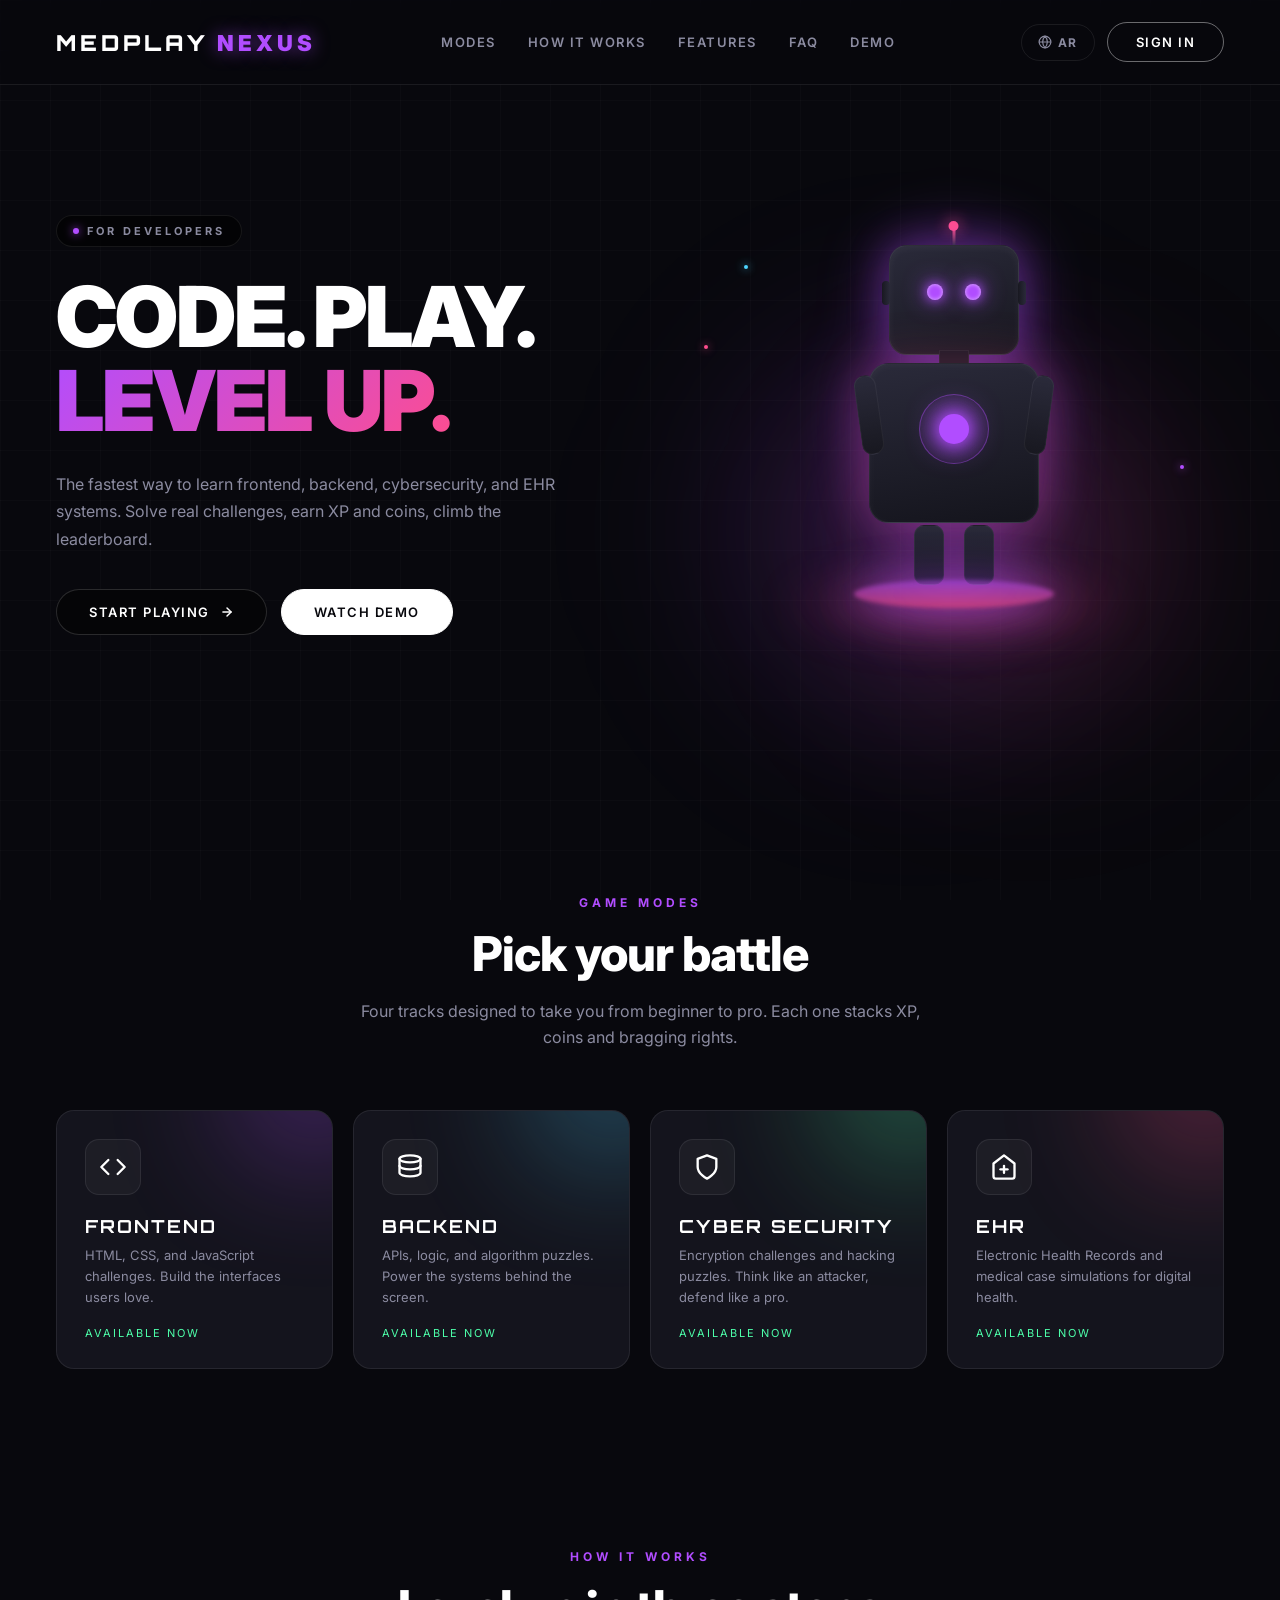
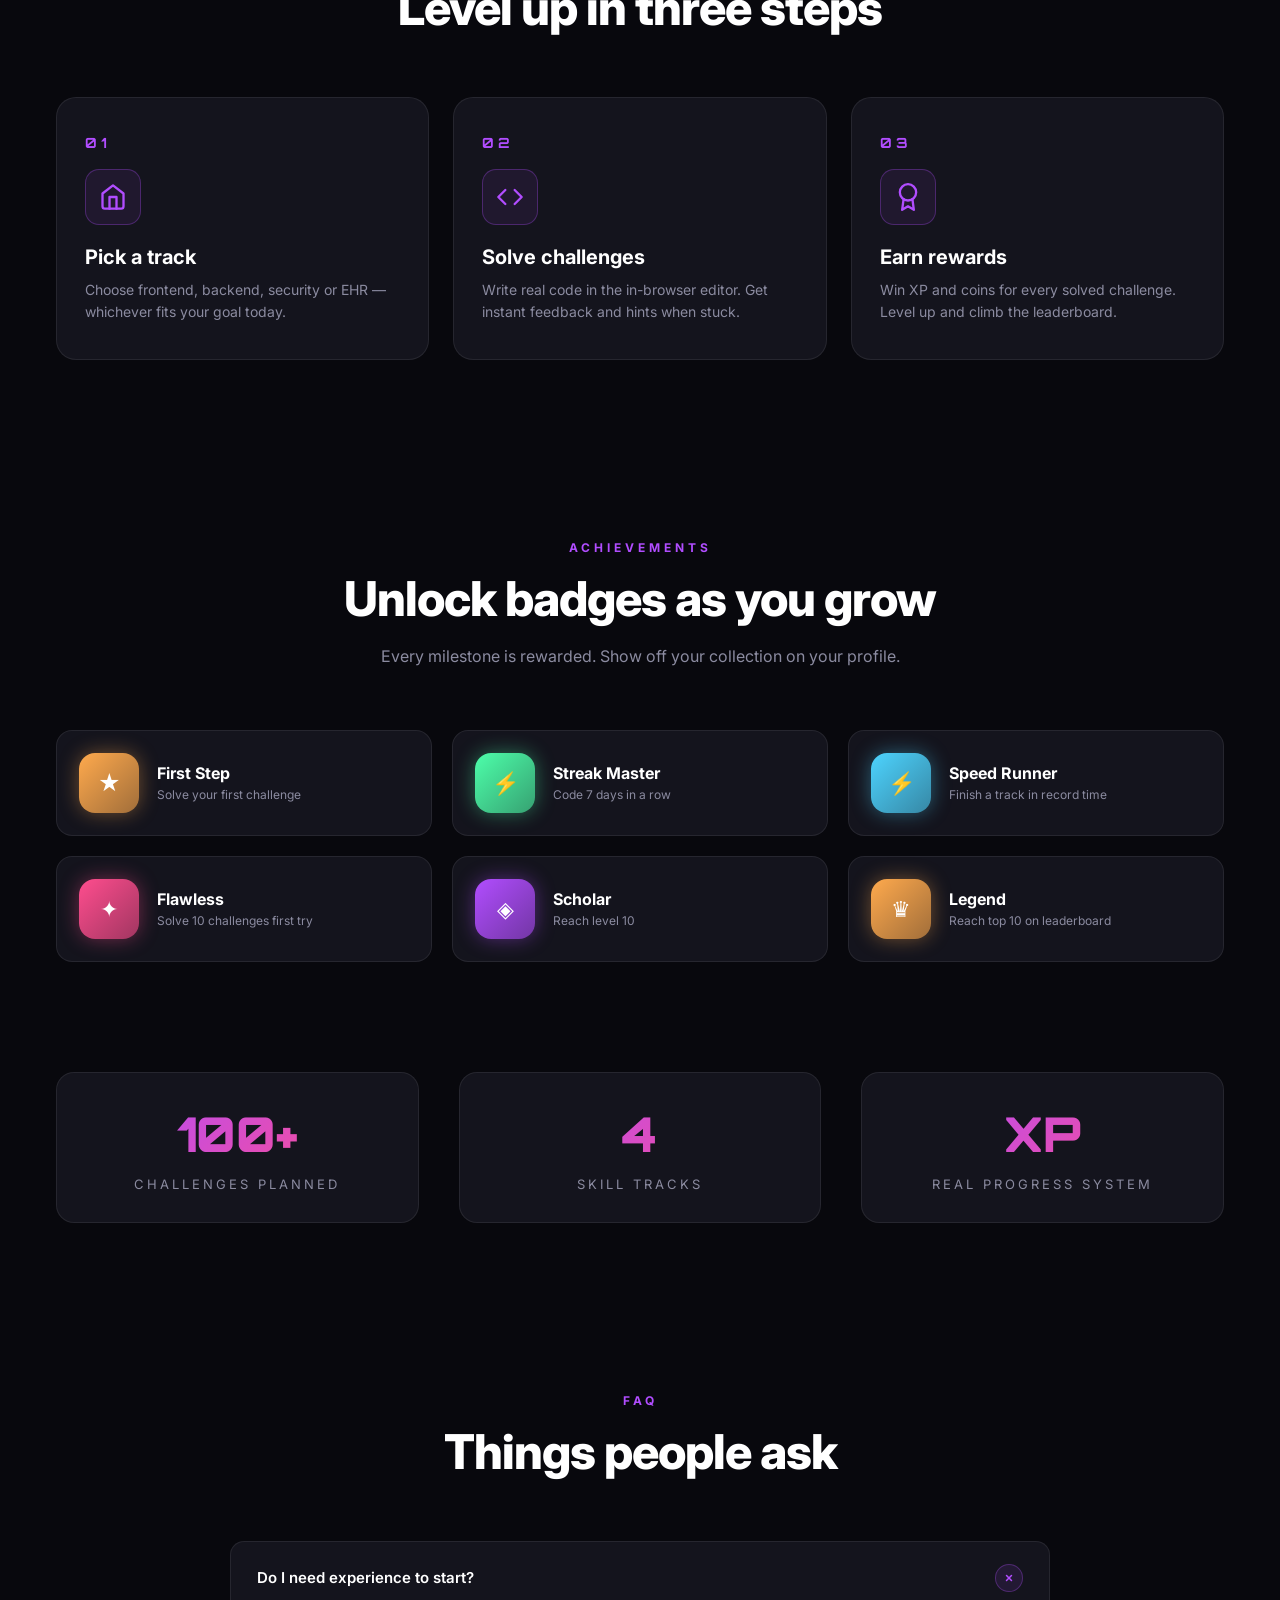
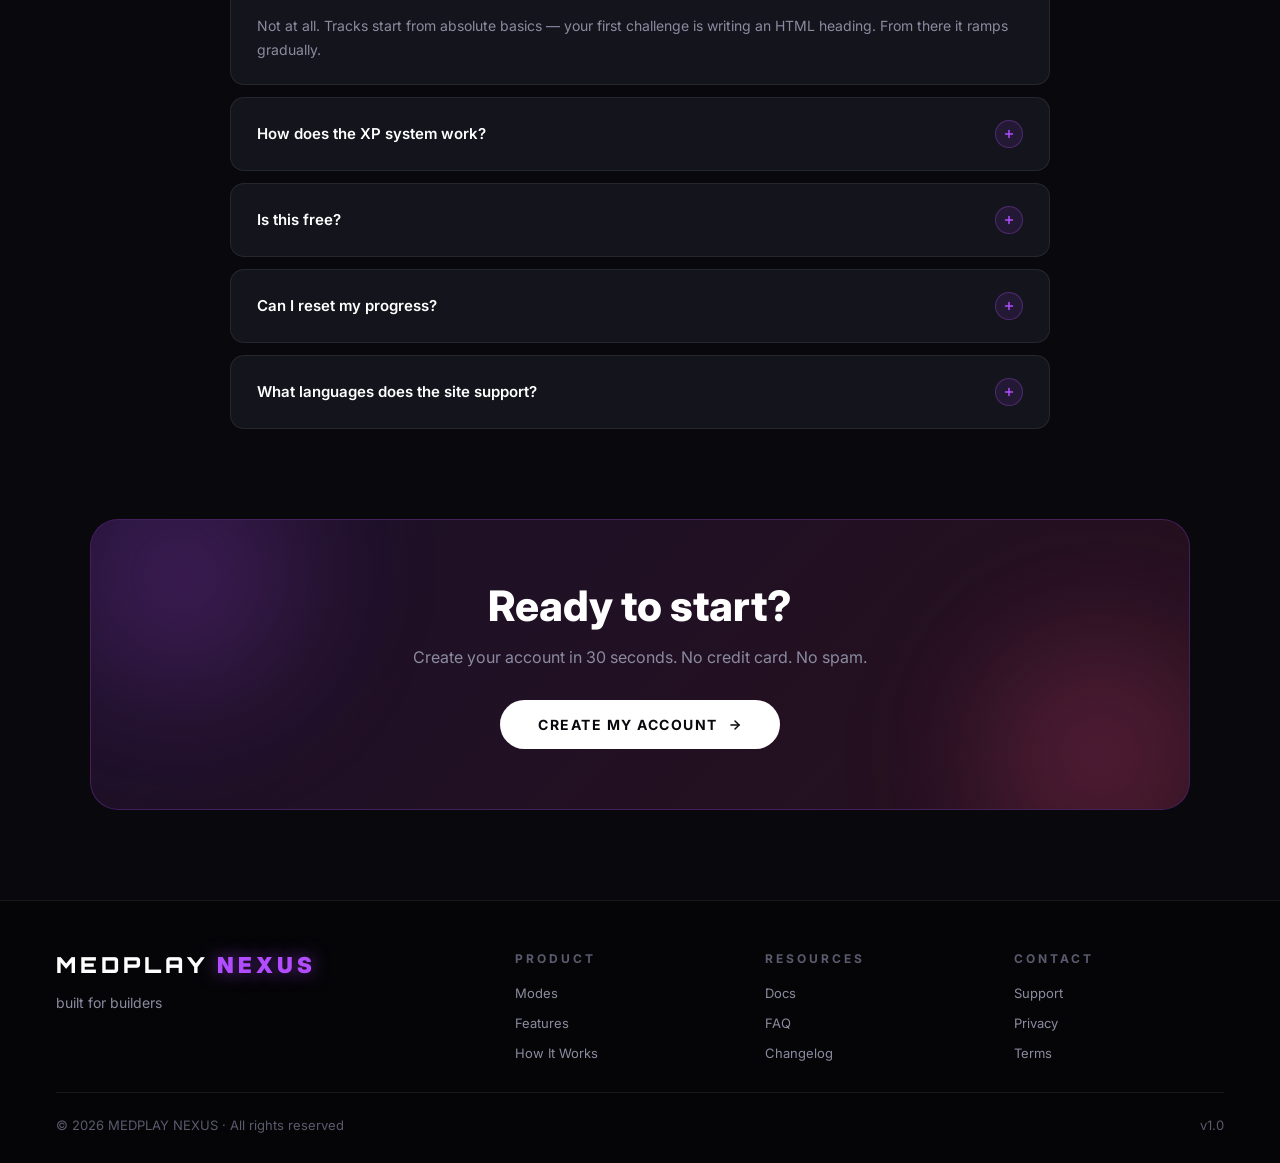
<file: frontend/pages/landing.html>
<!DOCTYPE html>
<html lang="en" dir="ltr">
<head>
  <meta charset="UTF-8">
  <meta name="viewport" content="width=device-width, initial-scale=1.0">
  <title>MedPlay Nexus - Code. Play. Level Up.</title>
  <link href="https://fonts.googleapis.com/css2?family=Inter:wght@400;500;600;700;800;900&family=Cairo:wght@400;500;600;700;800;900&family=Orbitron:wght@500;700;900&display=swap" rel="stylesheet">
  <style>
    * {
      margin: 0;
      padding: 0;
      box-sizing: border-box;
      font-family: 'Inter', sans-serif;
    }

    html[dir="rtl"] * {
      font-family: 'Cairo', sans-serif;
    }

    html[dir="rtl"] .brand,
    html[dir="rtl"] .mode-name,
    html[dir="rtl"] .feature-num {
      font-family: 'Orbitron', 'Cairo', sans-serif;
    }

    :root {
      --bg-black: #08080d;
      --bg-darker: #050507;
      --bg-card: #14141d;
      --accent-purple: #b14dff;
      --accent-pink: #ff4d8e;
      --accent-cyan: #4dd4ff;
      --accent-green: #4dffaa;
      --accent-amber: #ffaa4d;
      --text-primary: #ffffff;
      --text-secondary: #8b8ba0;
      --text-muted: #5a5a6e;
      --border: rgba(255, 255, 255, 0.08);
    }

    html, body {
      background: var(--bg-black);
      color: var(--text-primary);
      overflow-x: hidden;
      scroll-behavior: smooth;
    }

    body::before {
      content: '';
      position: fixed;
      top: 0; left: 0;
      width: 100%; height: 100%;
      background-image:
        linear-gradient(rgba(255, 255, 255, 0.02) 1px, transparent 1px),
        linear-gradient(90deg, rgba(255, 255, 255, 0.02) 1px, transparent 1px);
      background-size: 50px 50px;
      pointer-events: none;
      z-index: 1;
    }

    /* ==================== Top navigation ==================== */
    .top-nav {
      position: sticky;
      top: 0;
      z-index: 100;
      display: flex;
      justify-content: space-between;
      align-items: center;
      padding: 22px 56px;
      background: rgba(8, 8, 13, 0.7);
      backdrop-filter: blur(12px);
      border-bottom: 1px solid var(--border);
      gap: 24px;
    }

    .brand {
      font-family: 'Orbitron', sans-serif;
      font-size: 22px;
      font-weight: 900;
      letter-spacing: 4px;
      cursor: pointer;
      color: var(--text-primary);
    }

    .brand span {
      color: var(--accent-purple);
      text-shadow: 0 0 18px rgba(177, 77, 255, 0.6);
    }

    .nav-links {
      display: flex;
      gap: 32px;
      align-items: center;
    }

    .nav-link {
      color: var(--text-secondary);
      text-decoration: none;
      font-size: 13px;
      font-weight: 600;
      letter-spacing: 1.5px;
      text-transform: uppercase;
      transition: color 0.2s;
      cursor: pointer;
    }

    html[dir="rtl"] .nav-link { letter-spacing: 0; text-transform: none; font-size: 14px; }

    .nav-link:hover {
      color: var(--text-primary);
    }

    .nav-actions {
      display: flex;
      gap: 12px;
      align-items: center;
    }

    .lang-toggle {
      display: inline-flex;
      align-items: center;
      gap: 6px;
      padding: 10px 16px;
      background: transparent;
      border: 1px solid var(--border);
      color: var(--text-secondary);
      border-radius: 999px;
      font-size: 12px;
      font-weight: 700;
      letter-spacing: 1.5px;
      cursor: pointer;
      transition: all 0.2s;
    }

    .lang-toggle:hover {
      border-color: var(--accent-purple);
      color: var(--text-primary);
    }

    .lang-toggle svg {
      width: 14px;
      height: 14px;
    }

    .signin-btn {
      padding: 11px 28px;
      background: transparent;
      border: 1px solid rgba(255, 255, 255, 0.4);
      color: var(--text-primary);
      border-radius: 999px;
      font-size: 13px;
      font-weight: 600;
      letter-spacing: 1.5px;
      text-transform: uppercase;
      cursor: pointer;
      transition: all 0.25s;
      text-decoration: none;
      display: inline-block;
    }

    html[dir="rtl"] .signin-btn,
    html[dir="rtl"] .cta-primary,
    html[dir="rtl"] .cta-secondary,
    html[dir="rtl"] .lang-toggle { letter-spacing: 0; text-transform: none; font-size: 14px; }

    .signin-btn:hover {
      background: var(--text-primary);
      color: var(--bg-black);
      border-color: var(--text-primary);
    }

    .user-chip {
      display: inline-flex;
      align-items: center;
      gap: 10px;
      padding: 6px 16px 6px 6px;
      background: rgba(177, 77, 255, 0.08);
      border: 1px solid rgba(177, 77, 255, 0.35);
      color: var(--text-primary);
      border-radius: 999px;
      font-size: 13px;
      font-weight: 600;
      cursor: pointer;
      transition: all 0.25s;
      text-decoration: none;
    }
    .user-chip:hover {
      background: rgba(177, 77, 255, 0.18);
      border-color: var(--accent-purple);
      box-shadow: 0 0 16px rgba(177, 77, 255, 0.25);
    }
    .user-chip .avatar {
      width: 30px;
      height: 30px;
      border-radius: 50%;
      background: linear-gradient(135deg, #b14dff, #ff4d8e);
      color: #fff;
      display: inline-flex;
      align-items: center;
      justify-content: center;
      font-weight: 700;
      font-size: 13px;
      letter-spacing: 0;
    }
    .user-chip .uname { max-width: 140px; overflow: hidden; text-overflow: ellipsis; white-space: nowrap; }

    /* ==================== Hero ==================== */
    .hero {
      position: relative;
      max-width: 1400px;
      margin: 0 auto;
      padding: 80px 56px 120px;
      display: grid;
      grid-template-columns: 1.05fr 1fr;
      gap: 60px;
      align-items: center;
      z-index: 2;
    }

    .hero::before {
      content: '';
      position: absolute;
      top: 20%;
      right: 5%;
      width: 600px;
      height: 600px;
      background: radial-gradient(circle, rgba(177, 77, 255, 0.25) 0%, transparent 60%);
      filter: blur(80px);
      pointer-events: none;
      z-index: -1;
    }

    .hero::after {
      content: '';
      position: absolute;
      bottom: 0;
      right: 0;
      width: 500px;
      height: 500px;
      background: radial-gradient(circle, rgba(255, 77, 142, 0.2) 0%, transparent 60%);
      filter: blur(90px);
      pointer-events: none;
      z-index: -1;
    }

    .hero-tag {
      display: inline-flex;
      align-items: center;
      gap: 8px;
      padding: 8px 16px;
      background: rgba(0, 0, 0, 0.6);
      border: 1px solid var(--border);
      border-radius: 999px;
      font-size: 11px;
      font-weight: 700;
      letter-spacing: 3px;
      color: var(--text-secondary);
      text-transform: uppercase;
      margin-bottom: 28px;
    }

    html[dir="rtl"] .hero-tag { letter-spacing: 0; text-transform: none; font-size: 13px; }

    .hero-tag .dot {
      width: 6px;
      height: 6px;
      border-radius: 50%;
      background: var(--accent-purple);
      box-shadow: 0 0 8px var(--accent-purple);
      animation: pulse 2s infinite;
    }

    @keyframes pulse {
      0%, 100% { opacity: 1; }
      50% { opacity: 0.4; }
    }

    .hero-title {
      font-size: 84px;
      font-weight: 900;
      line-height: 1;
      letter-spacing: -2px;
      margin-bottom: 28px;
      color: var(--text-primary);
    }

    html[dir="rtl"] .hero-title { letter-spacing: 0; font-size: 72px; }

    .hero-title .accent {
      background: linear-gradient(135deg, var(--accent-purple), var(--accent-pink));
      -webkit-background-clip: text;
      -webkit-text-fill-color: transparent;
      background-clip: text;
    }

    .hero-desc {
      color: var(--text-secondary);
      font-size: 16px;
      line-height: 1.7;
      margin-bottom: 36px;
      max-width: 520px;
    }

    .hero-ctas {
      display: flex;
      gap: 14px;
      align-items: center;
      flex-wrap: wrap;
    }

    .cta-primary {
      padding: 14px 32px;
      background: var(--bg-darker);
      border: 1px solid rgba(255, 255, 255, 0.15);
      color: var(--text-primary);
      border-radius: 999px;
      font-size: 13px;
      font-weight: 600;
      letter-spacing: 1.5px;
      text-transform: uppercase;
      cursor: pointer;
      transition: all 0.25s;
      text-decoration: none;
      display: inline-flex;
      align-items: center;
      gap: 10px;
    }

    .cta-primary:hover {
      border-color: var(--accent-purple);
      box-shadow: 0 0 24px rgba(177, 77, 255, 0.4);
    }

    .cta-secondary {
      padding: 14px 32px;
      background: var(--text-primary);
      border: 1px solid var(--text-primary);
      color: var(--bg-black);
      border-radius: 999px;
      font-size: 13px;
      font-weight: 600;
      letter-spacing: 1.5px;
      text-transform: uppercase;
      cursor: pointer;
      transition: all 0.25s;
      text-decoration: none;
      display: inline-flex;
      align-items: center;
      gap: 10px;
    }

    .cta-secondary:hover {
      transform: translateY(-2px);
      box-shadow: 0 8px 30px rgba(255, 255, 255, 0.15);
    }

    html[dir="rtl"] .cta-primary svg { transform: rotate(180deg); }

    /* ==================== Robot ==================== */
    .robot-stage {
      position: relative;
      width: 100%;
      height: 520px;
      display: flex;
      justify-content: center;
      align-items: center;
    }

    .robot-platform {
      position: absolute;
      bottom: 40px;
      width: 360px;
      height: 80px;
      background: radial-gradient(ellipse, rgba(255, 77, 142, 0.4) 0%, transparent 70%);
      filter: blur(20px);
    }

    .robot {
      position: relative;
      width: 220px;
      height: 360px;
      animation: float 4s ease-in-out infinite;
      filter: drop-shadow(0 0 30px rgba(177, 77, 255, 0.4));
    }

    @keyframes float {
      0%, 100% { transform: translateY(0); }
      50% { transform: translateY(-12px); }
    }

    .robot-head {
      position: absolute;
      top: 0; left: 50%;
      transform: translateX(-50%);
      width: 130px; height: 110px;
      background: linear-gradient(160deg, #2a2a3a 0%, #181820 100%);
      border-radius: 18px;
      border: 1px solid rgba(255, 255, 255, 0.08);
      box-shadow: inset 0 2px 8px rgba(255, 255, 255, 0.05), 0 0 40px rgba(177, 77, 255, 0.3);
    }

    .robot-eyes {
      position: absolute;
      top: 38px; left: 50%;
      transform: translateX(-50%);
      display: flex; gap: 22px;
    }

    .robot-eye {
      width: 16px; height: 16px;
      background: var(--accent-purple);
      border-radius: 50%;
      box-shadow: 0 0 12px var(--accent-purple), 0 0 24px var(--accent-purple), inset 0 0 4px rgba(255, 255, 255, 0.6);
      animation: blink 4s infinite;
    }

    @keyframes blink {
      0%, 92%, 100% { transform: scaleY(1); }
      94%, 98% { transform: scaleY(0.1); }
    }

    .robot-antenna {
      position: absolute;
      top: -18px; left: 50%;
      transform: translateX(-50%);
      width: 3px; height: 18px;
      background: linear-gradient(to bottom, var(--accent-pink), #2a2a3a);
    }

    .robot-antenna::before {
      content: '';
      position: absolute;
      top: -6px; left: 50%;
      transform: translateX(-50%);
      width: 10px; height: 10px;
      background: var(--accent-pink);
      border-radius: 50%;
      box-shadow: 0 0 16px var(--accent-pink);
      animation: pulse 1.5s infinite;
    }

    .robot-ear {
      position: absolute;
      top: 35px; width: 8px; height: 24px;
      background: linear-gradient(to right, #181820, #2a2a3a);
      border-radius: 4px;
    }

    .robot-ear.left { left: -8px; }
    .robot-ear.right { right: -8px; }

    .robot-neck {
      position: absolute;
      top: 105px; left: 50%;
      transform: translateX(-50%);
      width: 30px; height: 14px;
      background: #1a1a24;
      border: 1px solid rgba(255, 255, 255, 0.05);
    }

    .robot-body {
      position: absolute;
      top: 118px; left: 50%;
      transform: translateX(-50%);
      width: 170px; height: 160px;
      background: linear-gradient(170deg, #2a2a3a 0%, #14141c 100%);
      border-radius: 20px;
      border: 1px solid rgba(255, 255, 255, 0.08);
      box-shadow: inset 0 2px 8px rgba(255, 255, 255, 0.04), 0 0 50px rgba(255, 77, 142, 0.25);
    }

    .robot-chest {
      position: absolute;
      top: 30px; left: 50%;
      transform: translateX(-50%);
      width: 70px; height: 70px;
      background: radial-gradient(circle, rgba(177, 77, 255, 0.4) 0%, rgba(177, 77, 255, 0.1) 70%, transparent 100%);
      border: 1px solid rgba(177, 77, 255, 0.4);
      border-radius: 50%;
      display: flex; align-items: center; justify-content: center;
    }

    .robot-chest::before {
      content: '';
      width: 30px; height: 30px;
      background: var(--accent-purple);
      border-radius: 50%;
      box-shadow: 0 0 16px var(--accent-purple), 0 0 32px var(--accent-purple);
      animation: pulse 2s infinite;
    }

    .robot-arm {
      position: absolute;
      top: 130px; width: 22px; height: 80px;
      background: linear-gradient(to bottom, #2a2a3a, #181820);
      border-radius: 12px;
      border: 1px solid rgba(255, 255, 255, 0.05);
    }

    .robot-arm.left { left: 14px; transform: rotate(-8deg); }
    .robot-arm.right { right: 14px; transform: rotate(8deg); }

    .robot-leg {
      position: absolute;
      top: 280px; width: 30px; height: 60px;
      background: linear-gradient(to bottom, #2a2a3a, #14141c);
      border-radius: 10px;
      border: 1px solid rgba(255, 255, 255, 0.05);
    }

    .robot-leg.left { left: 70px; }
    .robot-leg.right { right: 70px; }

    .robot-base {
      position: absolute;
      top: 335px; left: 50%;
      transform: translateX(-50%);
      width: 200px; height: 28px;
      background: linear-gradient(180deg, rgba(177, 77, 255, 0.6), rgba(255, 77, 142, 0.6));
      border-radius: 50%;
      filter: blur(2px);
      box-shadow: 0 0 40px rgba(177, 77, 255, 0.5);
    }

    .sparkle {
      position: absolute;
      width: 4px; height: 4px;
      background: var(--accent-cyan);
      border-radius: 50%;
      box-shadow: 0 0 8px var(--accent-cyan);
      animation: sparkle-float 6s infinite ease-in-out;
    }

    .sparkle:nth-child(1) { top: 60px; right: 30px; animation-delay: 0s; }
    .sparkle:nth-child(2) { top: 180px; left: 20px; animation-delay: 1.5s; background: var(--accent-pink); box-shadow: 0 0 8px var(--accent-pink); }
    .sparkle:nth-child(3) { top: 300px; right: 40px; animation-delay: 3s; background: var(--accent-purple); box-shadow: 0 0 8px var(--accent-purple); }
    .sparkle:nth-child(4) { top: 100px; left: 60px; animation-delay: 4.5s; }

    @keyframes sparkle-float {
      0%, 100% { transform: translateY(0); opacity: 0.3; }
      50% { transform: translateY(-20px); opacity: 1; }
    }

    /* ==================== Shared section styling ==================== */
    .section-wrap {
      max-width: 1400px;
      margin: 0 auto;
      padding: 90px 56px;
      position: relative;
      z-index: 2;
    }

    .section-heading {
      text-align: center;
      margin-bottom: 60px;
    }

    .section-eyebrow {
      font-size: 12px;
      letter-spacing: 4px;
      color: var(--accent-purple);
      font-weight: 700;
      text-transform: uppercase;
      margin-bottom: 14px;
    }

    html[dir="rtl"] .section-eyebrow { letter-spacing: 2px; text-transform: none; font-size: 14px; }

    .section-title {
      font-size: 48px;
      font-weight: 800;
      letter-spacing: -1px;
      margin-bottom: 16px;
    }

    html[dir="rtl"] .section-title { letter-spacing: 0; font-size: 40px; }

    .section-subtitle {
      color: var(--text-secondary);
      font-size: 16px;
      max-width: 600px;
      margin: 0 auto;
      line-height: 1.6;
    }

    /* ==================== Modes grid ==================== */
    .modes-grid {
      display: grid;
      grid-template-columns: repeat(4, 1fr);
      gap: 20px;
    }

    .mode-card {
      background: var(--bg-card);
      border: 1px solid var(--border);
      border-radius: 18px;
      padding: 28px;
      position: relative;
      overflow: hidden;
      transition: all 0.3s;
      min-height: 240px;
      display: flex;
      flex-direction: column;
    }

    .mode-card::before {
      content: '';
      position: absolute;
      top: -50%; right: -30%;
      width: 200px; height: 200px;
      background: var(--card-glow);
      filter: blur(60px);
      opacity: 0.4;
      transition: opacity 0.3s;
      pointer-events: none;
    }

    .mode-card:hover {
      transform: translateY(-6px);
      border-color: var(--card-border);
    }

    .mode-card:hover::before { opacity: 0.7; }

    .mode-card.frontend { --card-glow: radial-gradient(circle, var(--accent-purple), transparent); --card-border: var(--accent-purple); }
    .mode-card.backend { --card-glow: radial-gradient(circle, var(--accent-cyan), transparent); --card-border: var(--accent-cyan); }
    .mode-card.cybersecurity { --card-glow: radial-gradient(circle, var(--accent-green), transparent); --card-border: var(--accent-green); }
    .mode-card.ehr { --card-glow: radial-gradient(circle, var(--accent-pink), transparent); --card-border: var(--accent-pink); }

    .mode-icon {
      width: 56px; height: 56px;
      background: rgba(255, 255, 255, 0.04);
      border: 1px solid var(--border);
      border-radius: 14px;
      display: flex; align-items: center; justify-content: center;
      margin-bottom: 20px;
      position: relative; z-index: 2;
    }

    .mode-name {
      font-family: 'Orbitron', sans-serif;
      font-size: 18px; font-weight: 700; letter-spacing: 2px;
      margin-bottom: 8px;
      position: relative; z-index: 2;
    }

    html[dir="rtl"] .mode-name { letter-spacing: 0; }

    .mode-desc {
      color: var(--text-secondary);
      font-size: 13px; line-height: 1.6;
      position: relative; z-index: 2;
      flex: 1;
    }

    .mode-tag {
      margin-top: 18px;
      font-size: 11px; letter-spacing: 2px;
      color: var(--text-muted);
      text-transform: uppercase;
      position: relative; z-index: 2;
    }

    .mode-tag.active { color: var(--accent-green); }

    html[dir="rtl"] .mode-tag { letter-spacing: 0; text-transform: none; font-size: 13px; }

    /* ==================== How It Works ==================== */
    .steps-grid {
      display: grid;
      grid-template-columns: repeat(3, 1fr);
      gap: 24px;
    }

    .step-card {
      background: var(--bg-card);
      border: 1px solid var(--border);
      border-radius: 20px;
      padding: 36px 28px;
      position: relative;
      transition: all 0.3s;
    }

    .step-card:hover {
      border-color: var(--accent-purple);
      transform: translateY(-4px);
    }

    .step-number {
      font-family: 'Orbitron', sans-serif;
      font-size: 14px;
      font-weight: 700;
      letter-spacing: 4px;
      color: var(--accent-purple);
      margin-bottom: 18px;
    }

    .step-icon {
      width: 56px; height: 56px;
      background: rgba(177, 77, 255, 0.08);
      border: 1px solid rgba(177, 77, 255, 0.3);
      border-radius: 14px;
      display: flex; align-items: center; justify-content: center;
      color: var(--accent-purple);
      margin-bottom: 20px;
    }

    .step-title {
      font-size: 20px;
      font-weight: 700;
      margin-bottom: 10px;
    }

    .step-desc {
      color: var(--text-secondary);
      font-size: 14px;
      line-height: 1.6;
    }

    /* ==================== Achievements ==================== */
    .achievements-grid {
      display: grid;
      grid-template-columns: repeat(3, 1fr);
      gap: 20px;
    }

    .achievement {
      background: var(--bg-card);
      border: 1px solid var(--border);
      border-radius: 16px;
      padding: 22px;
      display: flex;
      gap: 18px;
      align-items: center;
      transition: all 0.3s;
    }

    .achievement:hover {
      border-color: var(--ach-color, var(--accent-purple));
      transform: translateY(-3px);
    }

    .achievement-badge {
      width: 60px; height: 60px;
      min-width: 60px;
      border-radius: 16px;
      display: flex; align-items: center; justify-content: center;
      background: linear-gradient(135deg, var(--ach-color, var(--accent-purple)), color-mix(in srgb, var(--ach-color, var(--accent-purple)) 60%, transparent));
      color: white;
      font-size: 22px;
      box-shadow: 0 0 20px color-mix(in srgb, var(--ach-color, var(--accent-purple)) 40%, transparent);
    }

    .achievement-text { flex: 1; min-width: 0; }

    .achievement-name {
      font-size: 16px;
      font-weight: 700;
      margin-bottom: 4px;
    }

    .achievement-desc {
      font-size: 12px;
      color: var(--text-secondary);
      line-height: 1.4;
    }

    .achievement.gold { --ach-color: var(--accent-amber); }
    .achievement.green { --ach-color: var(--accent-green); }
    .achievement.cyan { --ach-color: var(--accent-cyan); }
    .achievement.pink { --ach-color: var(--accent-pink); }
    .achievement.purple { --ach-color: var(--accent-purple); }

    /* ==================== Features strip ==================== */
    .features-strip {
      max-width: 1400px;
      margin: 0 auto;
      padding: 20px 56px 80px;
      display: grid;
      grid-template-columns: repeat(3, 1fr);
      gap: 40px;
      position: relative;
      z-index: 2;
    }

    .feature {
      text-align: center;
      padding: 30px;
      background: var(--bg-card);
      border: 1px solid var(--border);
      border-radius: 18px;
      transition: all 0.3s;
    }

    .feature:hover {
      border-color: var(--accent-purple);
      transform: translateY(-4px);
    }

    .feature-num {
      font-family: 'Orbitron', sans-serif;
      font-size: 48px;
      font-weight: 900;
      background: linear-gradient(135deg, var(--accent-purple), var(--accent-pink));
      -webkit-background-clip: text;
      -webkit-text-fill-color: transparent;
      margin-bottom: 12px;
    }

    .feature-label {
      font-size: 13px;
      letter-spacing: 3px;
      color: var(--text-secondary);
      text-transform: uppercase;
    }

    html[dir="rtl"] .feature-label { letter-spacing: 0; text-transform: none; font-size: 14px; }

    /* ==================== FAQ ==================== */
    .faq-list {
      max-width: 820px;
      margin: 0 auto;
      display: flex;
      flex-direction: column;
      gap: 12px;
    }

    .faq-item {
      background: var(--bg-card);
      border: 1px solid var(--border);
      border-radius: 14px;
      overflow: hidden;
      transition: all 0.2s;
    }

    .faq-item:hover { border-color: rgba(177, 77, 255, 0.4); }

    .faq-q {
      padding: 22px 26px;
      cursor: pointer;
      display: flex;
      justify-content: space-between;
      align-items: center;
      gap: 12px;
      font-size: 15px;
      font-weight: 600;
    }

    .faq-toggle {
      width: 28px; height: 28px;
      border-radius: 50%;
      background: rgba(177, 77, 255, 0.1);
      border: 1px solid rgba(177, 77, 255, 0.3);
      display: flex; align-items: center; justify-content: center;
      color: var(--accent-purple);
      transition: transform 0.3s;
      flex-shrink: 0;
    }

    .faq-item.open .faq-toggle { transform: rotate(45deg); }

    .faq-a {
      max-height: 0;
      overflow: hidden;
      transition: max-height 0.35s ease;
      padding: 0 26px;
    }

    .faq-a-inner {
      padding-bottom: 22px;
      color: var(--text-secondary);
      font-size: 14px;
      line-height: 1.7;
    }

    .faq-item.open .faq-a {
      max-height: 220px;
    }

    /* ==================== CTA section ==================== */
    .cta-section {
      max-width: 1100px;
      margin: 0 auto 90px;
      padding: 60px 40px;
      position: relative;
      z-index: 2;
      text-align: center;
      background: linear-gradient(135deg, rgba(177, 77, 255, 0.12), rgba(255, 77, 142, 0.12));
      border: 1px solid rgba(177, 77, 255, 0.25);
      border-radius: 28px;
      overflow: hidden;
    }

    .cta-section::before {
      content: '';
      position: absolute;
      top: -50%; left: -10%;
      width: 400px; height: 400px;
      background: radial-gradient(circle, rgba(177, 77, 255, 0.3), transparent 60%);
      filter: blur(60px);
      pointer-events: none;
    }

    .cta-section::after {
      content: '';
      position: absolute;
      bottom: -50%; right: -10%;
      width: 400px; height: 400px;
      background: radial-gradient(circle, rgba(255, 77, 142, 0.3), transparent 60%);
      filter: blur(60px);
      pointer-events: none;
    }

    .cta-content { position: relative; z-index: 2; }

    .cta-title {
      font-size: 42px;
      font-weight: 800;
      margin-bottom: 14px;
    }

    .cta-desc {
      color: var(--text-secondary);
      font-size: 16px;
      margin-bottom: 30px;
      max-width: 520px;
      margin-left: auto;
      margin-right: auto;
      line-height: 1.6;
    }

    .cta-button {
      display: inline-flex;
      align-items: center;
      gap: 10px;
      padding: 16px 38px;
      background: var(--text-primary);
      color: var(--bg-black);
      border-radius: 999px;
      font-size: 14px;
      font-weight: 700;
      letter-spacing: 1.5px;
      text-transform: uppercase;
      text-decoration: none;
      transition: all 0.25s;
    }

    .cta-button:hover {
      transform: translateY(-2px);
      box-shadow: 0 10px 30px rgba(255, 255, 255, 0.2);
    }

    html[dir="rtl"] .cta-button { letter-spacing: 0; text-transform: none; }

    /* ==================== Footer ==================== */
    footer {
      border-top: 1px solid var(--border);
      padding: 50px 56px 30px;
      position: relative;
      z-index: 2;
      background: var(--bg-darker);
    }

    .footer-grid {
      max-width: 1400px;
      margin: 0 auto;
      display: grid;
      grid-template-columns: 2fr 1fr 1fr 1fr;
      gap: 40px;
      margin-bottom: 30px;
    }

    .footer-brand .brand { font-size: 22px; margin-bottom: 14px; display: inline-block; }
    .footer-tagline { color: var(--text-secondary); font-size: 14px; max-width: 280px; line-height: 1.6; }

    .footer-col h4 {
      font-size: 12px;
      letter-spacing: 3px;
      text-transform: uppercase;
      color: var(--text-muted);
      margin-bottom: 16px;
      font-weight: 700;
    }

    html[dir="rtl"] .footer-col h4 { letter-spacing: 0; text-transform: none; font-size: 14px; }

    .footer-col ul {
      list-style: none;
      display: flex;
      flex-direction: column;
      gap: 10px;
    }

    .footer-col a {
      color: var(--text-secondary);
      text-decoration: none;
      font-size: 13px;
      transition: color 0.2s;
    }

    .footer-col a:hover { color: var(--text-primary); }

    .footer-bottom {
      max-width: 1400px;
      margin: 0 auto;
      padding-top: 24px;
      border-top: 1px solid var(--border);
      display: flex;
      justify-content: space-between;
      align-items: center;
      font-size: 13px;
      color: var(--text-muted);
    }

    /* ==================== Responsive ==================== */
    @media (max-width: 1000px) {
      .hero {
        grid-template-columns: 1fr;
        text-align: center;
        padding: 60px 24px 80px;
      }
      .hero-tag, .hero-ctas { justify-content: center; }
      .hero-ctas { display: inline-flex; }
      .hero-title { font-size: 56px; }
      .hero-desc { margin: 0 auto 36px; }
      .robot-stage { height: 420px; }
      .modes-grid, .steps-grid, .achievements-grid { grid-template-columns: repeat(2, 1fr); }
      .top-nav { padding: 16px 20px; flex-wrap: wrap; gap: 12px; }
      .nav-links { display: none; }
      .section-wrap, .features-strip { padding: 60px 20px; }
      .section-title, .cta-title { font-size: 32px; }
      .features-strip { grid-template-columns: 1fr; gap: 20px; }
      .footer-grid { grid-template-columns: 1fr 1fr; gap: 28px; }
      .footer-bottom { flex-direction: column; gap: 10px; text-align: center; }
      footer { padding: 40px 20px 24px; }
    }

    @media (max-width: 600px) {
      .hero-title { font-size: 44px; }
      .modes-grid, .steps-grid, .achievements-grid { grid-template-columns: 1fr; }
      .footer-grid { grid-template-columns: 1fr; }
      .cta-section { padding: 40px 24px; margin: 0 20px 60px; }
    }
  </style>
</head>
<body>
  <nav class="top-nav">
    <div class="brand" onclick="window.location.href='landing.html'">MEDPLAY<span data-i18n="brand.suffix"> NEXUS</span></div>
    <div class="nav-links">
      <a class="nav-link" href="#modes" data-i18n="nav.modes">Modes</a>
      <a class="nav-link" href="#how" data-i18n="nav.howItWorks">How It Works</a>
      <a class="nav-link" href="#features" data-i18n="nav.features">Features</a>
      <a class="nav-link" href="#faq" data-i18n="nav.faq">FAQ</a>
      <a class="nav-link" href="demo.html">Demo</a>
    </div>
    <div class="nav-actions">
      <button class="lang-toggle" id="langToggle" title="Switch language">
        <svg viewBox="0 0 24 24" fill="none" stroke="currentColor" stroke-width="2" stroke-linecap="round" stroke-linejoin="round">
          <circle cx="12" cy="12" r="10"></circle>
          <path d="M2 12h20"></path>
          <path d="M12 2a15.3 15.3 0 0 1 4 10 15.3 15.3 0 0 1-4 10 15.3 15.3 0 0 1-4-10 15.3 15.3 0 0 1 4-10z"></path>
        </svg>
        <span class="lang-toggle-label">AR</span>
      </button>
      <a class="signin-btn" href="login.html" data-i18n="nav.signIn">Sign in</a>
    </div>
  </nav>

  <section class="hero">
    <div class="hero-content">
      <div class="hero-tag">
        <span class="dot"></span>
        <span data-i18n="hero.tag">For Developers</span>
      </div>
      <h1 class="hero-title">
        <span data-i18n="hero.titleLine1">CODE. PLAY.</span><br>
        <span class="accent" data-i18n="hero.titleLine2">LEVEL UP.</span>
      </h1>
      <p class="hero-desc" data-i18n="hero.desc">
        The fastest way to learn frontend, backend, cybersecurity, and EHR systems. Solve real challenges, earn XP and coins, climb the leaderboard.
      </p>
      <div class="hero-ctas">
        <a class="cta-primary" href="register.html">
          <span data-i18n="hero.cta.start">Start playing</span>
          <svg width="14" height="14" viewBox="0 0 24 24" fill="none" stroke="currentColor" stroke-width="2.5" stroke-linecap="round" stroke-linejoin="round">
            <line x1="5" y1="12" x2="19" y2="12"></line>
            <polyline points="12 5 19 12 12 19"></polyline>
          </svg>
        </a>
        <a class="cta-secondary" href="demo.html">Watch Demo</a>
      </div>
    </div>

    <div class="robot-stage">
      <div class="robot-platform"></div>
      <span class="sparkle"></span>
      <span class="sparkle"></span>
      <span class="sparkle"></span>
      <span class="sparkle"></span>
      <div class="robot">
        <div class="robot-antenna"></div>
        <div class="robot-head">
          <div class="robot-ear left"></div>
          <div class="robot-ear right"></div>
          <div class="robot-eyes">
            <div class="robot-eye"></div>
            <div class="robot-eye"></div>
          </div>
        </div>
        <div class="robot-neck"></div>
        <div class="robot-body">
          <div class="robot-chest"></div>
        </div>
        <div class="robot-arm left"></div>
        <div class="robot-arm right"></div>
        <div class="robot-leg left"></div>
        <div class="robot-leg right"></div>
        <div class="robot-base"></div>
      </div>
    </div>
  </section>

  <section class="section-wrap" id="modes">
    <div class="section-heading">
      <div class="section-eyebrow" data-i18n="modes.eyebrow">Game Modes</div>
      <h2 class="section-title" data-i18n="modes.title">Pick your battle</h2>
      <p class="section-subtitle" data-i18n="modes.subtitle">Four tracks designed to take you from beginner to pro.</p>
    </div>

    <div class="modes-grid">
      <div class="mode-card frontend">
        <div class="mode-icon">
          <svg width="28" height="28" viewBox="0 0 24 24" fill="none" stroke="white" stroke-width="2" stroke-linecap="round" stroke-linejoin="round"><polyline points="16 18 22 12 16 6"></polyline><polyline points="8 6 2 12 8 18"></polyline></svg>
        </div>
        <div class="mode-name" data-i18n="mode.frontend.name">FRONTEND</div>
        <div class="mode-desc" data-i18n="mode.frontend.desc">HTML, CSS, and JavaScript challenges.</div>
        <div class="mode-tag active" data-i18n="mode.status.available">Available now</div>
      </div>

      <div class="mode-card backend">
        <div class="mode-icon">
          <svg width="28" height="28" viewBox="0 0 24 24" fill="none" stroke="white" stroke-width="2" stroke-linecap="round" stroke-linejoin="round"><ellipse cx="12" cy="5" rx="9" ry="3"></ellipse><path d="M3 5v6c0 1.66 4 3 9 3s9-1.34 9-3V5"></path><path d="M3 11v6c0 1.66 4 3 9 3s9-1.34 9-3v-6"></path></svg>
        </div>
        <div class="mode-name" data-i18n="mode.backend.name">BACKEND</div>
        <div class="mode-desc" data-i18n="mode.backend.desc">APIs, logic, and algorithm puzzles.</div>
        <div class="mode-tag active" data-i18n="mode.status.available">Available now</div>
      </div>

      <div class="mode-card cybersecurity">
        <div class="mode-icon">
          <svg width="28" height="28" viewBox="0 0 24 24" fill="none" stroke="white" stroke-width="2" stroke-linecap="round" stroke-linejoin="round"><path d="M12 22s8-4 8-10V5l-8-3-8 3v7c0 6 8 10 8 10z"></path></svg>
        </div>
        <div class="mode-name" data-i18n="mode.cyber.name">CYBERSEC</div>
        <div class="mode-desc" data-i18n="mode.cyber.desc">Encryption challenges and hacking puzzles.</div>
        <div class="mode-tag active" data-i18n="mode.status.available">Available now</div>
      </div>

      <div class="mode-card ehr">
        <div class="mode-icon">
          <svg width="28" height="28" viewBox="0 0 24 24" fill="none" stroke="white" stroke-width="2" stroke-linecap="round" stroke-linejoin="round"><path d="M3 9l9-7 9 7v11a2 2 0 0 1-2 2H5a2 2 0 0 1-2-2z"></path><line x1="12" y1="11" x2="12" y2="17"></line><line x1="9" y1="14" x2="15" y2="14"></line></svg>
        </div>
        <div class="mode-name" data-i18n="mode.ehr.name">EHR</div>
        <div class="mode-desc" data-i18n="mode.ehr.desc">Electronic Health Records and medical case simulations.</div>
        <div class="mode-tag active" data-i18n="mode.status.available">Available now</div>
      </div>
    </div>
  </section>

  <section class="section-wrap" id="how">
    <div class="section-heading">
      <div class="section-eyebrow" data-i18n="how.eyebrow">How It Works</div>
      <h2 class="section-title" data-i18n="how.title">Level up in three steps</h2>
    </div>

    <div class="steps-grid">
      <div class="step-card">
        <div class="step-number">01</div>
        <div class="step-icon">
          <svg width="28" height="28" viewBox="0 0 24 24" fill="none" stroke="currentColor" stroke-width="2" stroke-linecap="round" stroke-linejoin="round"><path d="M3 9l9-7 9 7v11a2 2 0 0 1-2 2H5a2 2 0 0 1-2-2z"/><polyline points="9 22 9 12 15 12 15 22"/></svg>
        </div>
        <div class="step-title" data-i18n="how.step1.title">Pick a track</div>
        <div class="step-desc" data-i18n="how.step1.desc">Choose frontend, backend, security or EHR.</div>
      </div>

      <div class="step-card">
        <div class="step-number">02</div>
        <div class="step-icon">
          <svg width="28" height="28" viewBox="0 0 24 24" fill="none" stroke="currentColor" stroke-width="2" stroke-linecap="round" stroke-linejoin="round"><polyline points="16 18 22 12 16 6"/><polyline points="8 6 2 12 8 18"/></svg>
        </div>
        <div class="step-title" data-i18n="how.step2.title">Solve challenges</div>
        <div class="step-desc" data-i18n="how.step2.desc">Write real code in the in-browser editor.</div>
      </div>

      <div class="step-card">
        <div class="step-number">03</div>
        <div class="step-icon">
          <svg width="28" height="28" viewBox="0 0 24 24" fill="none" stroke="currentColor" stroke-width="2" stroke-linecap="round" stroke-linejoin="round"><circle cx="12" cy="8" r="7"/><polyline points="8.21 13.89 7 23 12 20 17 23 15.79 13.88"/></svg>
        </div>
        <div class="step-title" data-i18n="how.step3.title">Earn rewards</div>
        <div class="step-desc" data-i18n="how.step3.desc">Win XP and coins for every solved challenge.</div>
      </div>
    </div>
  </section>

  <section class="section-wrap" id="achievements">
    <div class="section-heading">
      <div class="section-eyebrow" data-i18n="ach.eyebrow">Achievements</div>
      <h2 class="section-title" data-i18n="ach.title">Unlock badges as you grow</h2>
      <p class="section-subtitle" data-i18n="ach.subtitle">Every milestone is rewarded.</p>
    </div>

    <div class="achievements-grid">
      <div class="achievement gold">
        <div class="achievement-badge">★</div>
        <div class="achievement-text">
          <div class="achievement-name" data-i18n="ach.firstStep.name">First Step</div>
          <div class="achievement-desc" data-i18n="ach.firstStep.desc">Solve your first challenge</div>
        </div>
      </div>
      <div class="achievement green">
        <div class="achievement-badge">⚡</div>
        <div class="achievement-text">
          <div class="achievement-name" data-i18n="ach.streak.name">Streak Master</div>
          <div class="achievement-desc" data-i18n="ach.streak.desc">Code 7 days in a row</div>
        </div>
      </div>
      <div class="achievement cyan">
        <div class="achievement-badge">⚡</div>
        <div class="achievement-text">
          <div class="achievement-name" data-i18n="ach.speed.name">Speed Runner</div>
          <div class="achievement-desc" data-i18n="ach.speed.desc">Finish a track in record time</div>
        </div>
      </div>
      <div class="achievement pink">
        <div class="achievement-badge">✦</div>
        <div class="achievement-text">
          <div class="achievement-name" data-i18n="ach.flawless.name">Flawless</div>
          <div class="achievement-desc" data-i18n="ach.flawless.desc">Solve 10 challenges first try</div>
        </div>
      </div>
      <div class="achievement purple">
        <div class="achievement-badge">◈</div>
        <div class="achievement-text">
          <div class="achievement-name" data-i18n="ach.scholar.name">Scholar</div>
          <div class="achievement-desc" data-i18n="ach.scholar.desc">Reach level 10</div>
        </div>
      </div>
      <div class="achievement gold">
        <div class="achievement-badge">♛</div>
        <div class="achievement-text">
          <div class="achievement-name" data-i18n="ach.legend.name">Legend</div>
          <div class="achievement-desc" data-i18n="ach.legend.desc">Reach top 10 on leaderboard</div>
        </div>
      </div>
    </div>
  </section>

  <section class="features-strip" id="features">
    <div class="feature">
      <div class="feature-num">100+</div>
      <div class="feature-label" data-i18n="features.challenges">Challenges Planned</div>
    </div>
    <div class="feature">
      <div class="feature-num">4</div>
      <div class="feature-label" data-i18n="features.tracks">Skill Tracks</div>
    </div>
    <div class="feature">
      <div class="feature-num">XP</div>
      <div class="feature-label" data-i18n="features.progress">Real Progress System</div>
    </div>
  </section>

  <section class="section-wrap" id="faq">
    <div class="section-heading">
      <div class="section-eyebrow" data-i18n="faq.eyebrow">FAQ</div>
      <h2 class="section-title" data-i18n="faq.title">Things people ask</h2>
    </div>

    <div class="faq-list">
      <div class="faq-item">
        <div class="faq-q">
          <span data-i18n="faq.q1">Do I need experience to start?</span>
          <span class="faq-toggle">
            <svg width="12" height="12" viewBox="0 0 24 24" fill="none" stroke="currentColor" stroke-width="3" stroke-linecap="round"><line x1="12" y1="5" x2="12" y2="19"/><line x1="5" y1="12" x2="19" y2="12"/></svg>
          </span>
        </div>
        <div class="faq-a"><div class="faq-a-inner" data-i18n="faq.a1">Not at all.</div></div>
      </div>

      <div class="faq-item">
        <div class="faq-q">
          <span data-i18n="faq.q2">How does the XP system work?</span>
          <span class="faq-toggle"><svg width="12" height="12" viewBox="0 0 24 24" fill="none" stroke="currentColor" stroke-width="3" stroke-linecap="round"><line x1="12" y1="5" x2="12" y2="19"/><line x1="5" y1="12" x2="19" y2="12"/></svg></span>
        </div>
        <div class="faq-a"><div class="faq-a-inner" data-i18n="faq.a2">Each challenge awards XP.</div></div>
      </div>

      <div class="faq-item">
        <div class="faq-q">
          <span data-i18n="faq.q3">Is this free?</span>
          <span class="faq-toggle"><svg width="12" height="12" viewBox="0 0 24 24" fill="none" stroke="currentColor" stroke-width="3" stroke-linecap="round"><line x1="12" y1="5" x2="12" y2="19"/><line x1="5" y1="12" x2="19" y2="12"/></svg></span>
        </div>
        <div class="faq-a"><div class="faq-a-inner" data-i18n="faq.a3">Yes, fully free.</div></div>
      </div>

      <div class="faq-item">
        <div class="faq-q">
          <span data-i18n="faq.q4">Can I reset my progress?</span>
          <span class="faq-toggle"><svg width="12" height="12" viewBox="0 0 24 24" fill="none" stroke="currentColor" stroke-width="3" stroke-linecap="round"><line x1="12" y1="5" x2="12" y2="19"/><line x1="5" y1="12" x2="19" y2="12"/></svg></span>
        </div>
        <div class="faq-a"><div class="faq-a-inner" data-i18n="faq.a4">Not yet — on the roadmap.</div></div>
      </div>

      <div class="faq-item">
        <div class="faq-q">
          <span data-i18n="faq.q5">What languages does the site support?</span>
          <span class="faq-toggle"><svg width="12" height="12" viewBox="0 0 24 24" fill="none" stroke="currentColor" stroke-width="3" stroke-linecap="round"><line x1="12" y1="5" x2="12" y2="19"/><line x1="5" y1="12" x2="19" y2="12"/></svg></span>
        </div>
        <div class="faq-a"><div class="faq-a-inner" data-i18n="faq.a5">English and Arabic.</div></div>
      </div>
    </div>
  </section>

  <section class="cta-section">
    <div class="cta-content">
      <h2 class="cta-title" data-i18n="cta.title">Ready to start?</h2>
      <p class="cta-desc" data-i18n="cta.desc">Create your account in 30 seconds. No credit card. No spam.</p>
      <a class="cta-button" href="register.html">
        <span data-i18n="cta.button">Create my account</span>
        <svg width="14" height="14" viewBox="0 0 24 24" fill="none" stroke="currentColor" stroke-width="2.5" stroke-linecap="round" stroke-linejoin="round"><line x1="5" y1="12" x2="19" y2="12"/><polyline points="12 5 19 12 12 19"/></svg>
      </a>
    </div>
  </section>

  <footer id="about">
    <div class="footer-grid">
      <div class="footer-brand">
        <div class="brand">MEDPLAY<span data-i18n="brand.suffix"> NEXUS</span></div>
        <p class="footer-tagline" data-i18n="footer.tagline">built for builders</p>
      </div>
      <div class="footer-col">
        <h4 data-i18n="footer.product">Product</h4>
        <ul>
          <li><a href="#modes" data-i18n="footer.modes">Modes</a></li>
          <li><a href="#features" data-i18n="footer.features">Features</a></li>
          <li><a href="#how" data-i18n="nav.howItWorks">How It Works</a></li>
        </ul>
      </div>
      <div class="footer-col">
        <h4 data-i18n="footer.resources">Resources</h4>
        <ul>
          <li><a href="#" data-i18n="footer.docs">Docs</a></li>
          <li><a href="#faq" data-i18n="nav.faq">FAQ</a></li>
          <li><a href="#" data-i18n="footer.changelog">Changelog</a></li>
        </ul>
      </div>
      <div class="footer-col">
        <h4 data-i18n="footer.contact">Contact</h4>
        <ul>
          <li><a href="#" data-i18n="footer.support">Support</a></li>
          <li><a href="#" data-i18n="footer.privacy">Privacy</a></li>
          <li><a href="#" data-i18n="footer.terms">Terms</a></li>
        </ul>
      </div>
    </div>
    <div class="footer-bottom">
      <div>&copy; 2026 MEDPLAY NEXUS &middot; <span data-i18n="footer.copyright">All rights reserved</span></div>
      <div>v1.0</div>
    </div>
  </footer>

  <script src="../js/config.js"></script>
  <script src="../js/translations.js"></script>
  <script src="../js/app.js"></script>
  <script>
    // Language toggle
    I18n.initToggle('#langToggle');

    // FAQ accordion
    document.querySelectorAll('.faq-item').forEach(item => {
      item.querySelector('.faq-q').addEventListener('click', () => {
        const open = item.classList.contains('open');
        document.querySelectorAll('.faq-item').forEach(i => i.classList.remove('open'));
        if (!open) item.classList.add('open');
      });
    });

    // Open first FAQ by default
    const firstFaq = document.querySelector('.faq-item');
    if (firstFaq) firstFaq.classList.add('open');

    // If already logged in: swap signin links to hub AND show username chip in topbar
    if (Auth.isLoggedIn()) {
      document.querySelectorAll('a[href="login.html"], a[href="register.html"]').forEach(a => a.setAttribute('href', 'hub.html'));

      const signin = document.querySelector('.signin-btn');
      const user = Auth.getUser();
      const fallbackName = (user && user.username) ? user.username : 'Player';
      const initial = fallbackName.trim().charAt(0).toUpperCase() || 'A';

      if (signin) {
        signin.outerHTML = `
          <a class="user-chip" href="hub.html" title="${fallbackName}">
            <span class="avatar">${initial}</span>
            <span class="uname">${fallbackName}</span>
          </a>
        `;
      }

      // Refresh from server in background, then re-render with the live name
      if (typeof API !== 'undefined' && API.getMe) {
        API.getMe().then(u => {
          if (!u || !u.username) return;
          Auth.setUser(u);
          const chip = document.querySelector('.user-chip');
          if (chip) {
            chip.setAttribute('title', u.username);
            chip.querySelector('.uname').textContent = u.username;
            chip.querySelector('.avatar').textContent = (u.username.charAt(0) || 'A').toUpperCase();
          }
        }).catch(() => {});
      }
    }
  </script>
</body>
</html>
</file>
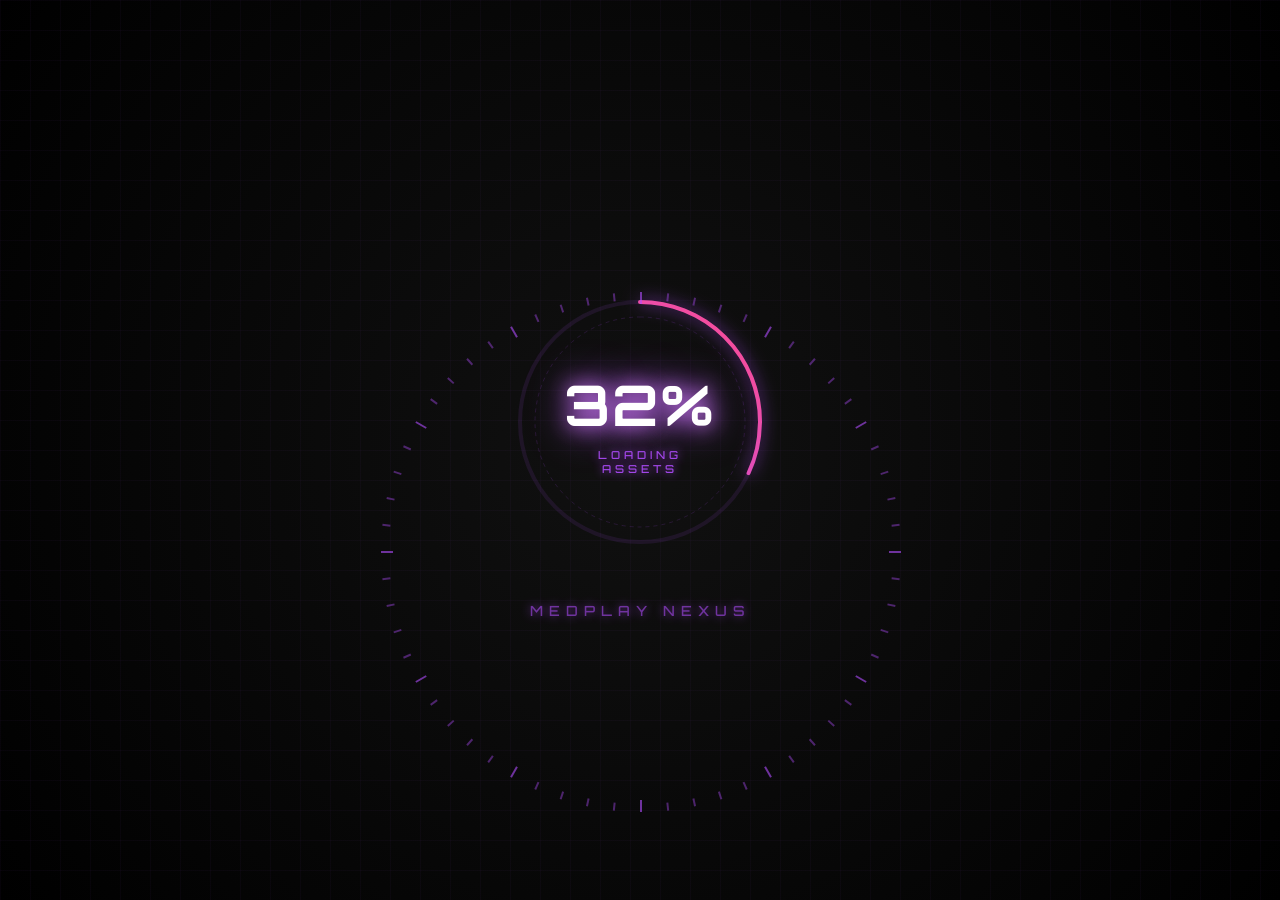
<file: frontend/pages/loading.html>
<!DOCTYPE html>
<html lang="en" dir="ltr">
<head>
  <meta charset="UTF-8">
  <meta name="viewport" content="width=device-width, initial-scale=1.0">
  <title>MedPlay Nexus - Loading</title>
  <link href="https://fonts.googleapis.com/css2?family=Orbitron:wght@400;500;700;900&family=Cairo:wght@400;500;700&display=swap" rel="stylesheet">
  <style>
    * {
      margin: 0;
      padding: 0;
      box-sizing: border-box;
      font-family: 'Orbitron', sans-serif;
    }

    html[dir="rtl"] .status-text,
    html[dir="rtl"] .brand-name {
      font-family: 'Cairo', sans-serif;
      letter-spacing: 2px;
    }

    :root {
      --bg-dark: #08080d;
      --accent-cyan: #b14dff;
      --accent-blue: #ff4d8e;
      --text-glow: #d780ff;
    }

    body {
      display: flex;
      justify-content: center;
      align-items: center;
      min-height: 100vh;
      background-color: var(--bg-dark);
      overflow: hidden;
      flex-direction: column;
      background-image: radial-gradient(circle at center, #111 0%, #000 100%);
    }

    /* Background grid texture */
    .grid-overlay {
      position: absolute;
      top: 0;
      left: 0;
      width: 100%;
      height: 100%;
      background-image:
        linear-gradient(rgba(177, 77, 255, 0.03) 1px, transparent 1px),
        linear-gradient(90deg, rgba(177, 77, 255, 0.03) 1px, transparent 1px);
      background-size: 30px 30px;
      pointer-events: none;
      z-index: 0;
    }

    .loader-container {
      position: relative;
      width: 280px;
      height: 280px;
      z-index: 10;
    }

    .progress-ring {
      transform: rotate(-90deg);
      width: 100%;
      height: 100%;
    }

    .progress-ring__track {
      fill: transparent;
      stroke: rgba(177, 77, 255, 0.1);
      stroke-width: 4;
    }

    .progress-ring__progress {
      fill: transparent;
      stroke: url(#cyanGradient);
      stroke-width: 4;
      stroke-linecap: round;
      stroke-dasharray: 0 1000;
      transition: stroke-dasharray 0.1s linear;
      filter: drop-shadow(0 0 8px rgba(177, 77, 255, 0.8));
    }

    .progress-ring__inner {
      fill: transparent;
      stroke: rgba(177, 77, 255, 0.15);
      stroke-width: 1;
      stroke-dasharray: 4 4;
    }

    .progress-content {
      position: absolute;
      top: 50%;
      left: 50%;
      transform: translate(-50%, -50%);
      text-align: center;
      color: var(--accent-cyan);
    }

    .percentage {
      font-size: 56px;
      font-weight: 700;
      color: #ffffff;
      text-shadow: 0 0 20px var(--text-glow), 0 0 40px var(--accent-cyan);
      letter-spacing: 2px;
    }

    .status-text {
      font-size: 11px;
      font-weight: 500;
      color: var(--accent-cyan);
      letter-spacing: 4px;
      margin-top: 8px;
      opacity: 0.9;
      text-shadow: 0 0 10px var(--accent-cyan);
    }

    .tick-marks {
      position: absolute;
      top: 0;
      left: 0;
      width: 100%;
      height: 100%;
      pointer-events: none;
    }

    .tick {
      position: absolute;
      top: 50%;
      left: 50%;
      width: 2px;
      height: 8px;
      background: rgba(177, 77, 255, 0.4);
      transform-origin: 1px 130px;
    }

    .brand-name {
      margin-top: 40px;
      color: var(--accent-cyan);
      font-size: 14px;
      letter-spacing: 6px;
      font-weight: 500;
      opacity: 0.6;
      z-index: 10;
      text-shadow: 0 0 10px var(--accent-cyan);
    }
  </style>
</head>
<body>
  <div class="grid-overlay"></div>

  <div class="loader-container">
    <svg class="progress-ring" viewBox="0 0 280 280">
      <defs>
        <linearGradient id="cyanGradient" x1="0%" y1="0%" x2="100%" y2="100%">
          <stop offset="0%" stop-color="#b14dff" />
          <stop offset="100%" stop-color="#ff4d8e" />
        </linearGradient>
      </defs>
      <circle class="progress-ring__track" cx="140" cy="140" r="120"/>
      <circle class="progress-ring__inner" cx="140" cy="140" r="105"/>
      <circle class="progress-ring__progress" id="progressCircle" cx="140" cy="140" r="120"/>
    </svg>

    <div class="tick-marks" id="tickMarks"></div>

    <div class="progress-content">
      <div class="percentage" id="percentage">0%</div>
      <div class="status-text" id="statusText">INITIALIZING</div>
    </div>
  </div>

  <div class="brand-name">MEDPLAY NEXUS</div>

  <script src="../js/config.js"></script>
  <script src="../js/translations.js"></script>
  <script src="../js/app.js"></script>
  <script>
    // Generate tick marks around the circle
    const tickMarks = document.getElementById('tickMarks');
    for (let i = 0; i < 60; i++) {
      const tick = document.createElement('div');
      tick.className = 'tick';
      tick.style.transform = `rotate(${i * 6}deg) translateY(-130px)`;
      if (i % 5 === 0) {
        tick.style.height = '12px';
        tick.style.background = 'rgba(177, 77, 255, 0.6)';
      }
      tickMarks.appendChild(tick);
    }

    // Animate progress
    const progressCircle = document.getElementById('progressCircle');
    const percentageEl = document.getElementById('percentage');
    const statusEl = document.getElementById('statusText');
    const radius = 120;
    const circumference = 2 * Math.PI * radius;

    let progress = 0;
    const statuses = [
      { at: 0, key: 'loading.initializing' },
      { at: 25, key: 'loading.assets' },
      { at: 50, key: 'loading.connecting' },
      { at: 75, key: 'loading.optimizing' },
      { at: 95, key: 'loading.almost' }
    ];

    const interval = setInterval(() => {
      progress += 1;
      if (progress > 100) {
        clearInterval(interval);
        setTimeout(() => {
          window.location.href = 'landing.html';
        }, 500);
        return;
      }

      const dashOffset = (progress / 100) * circumference;
      progressCircle.style.strokeDasharray = `${dashOffset} ${circumference}`;
      percentageEl.textContent = progress + '%';

      for (let i = statuses.length - 1; i >= 0; i--) {
        if (progress >= statuses[i].at) {
          statusEl.textContent = I18n.t(statuses[i].key);
          break;
        }
      }
    }, 30);
  </script>
</body>
</html>
</file>
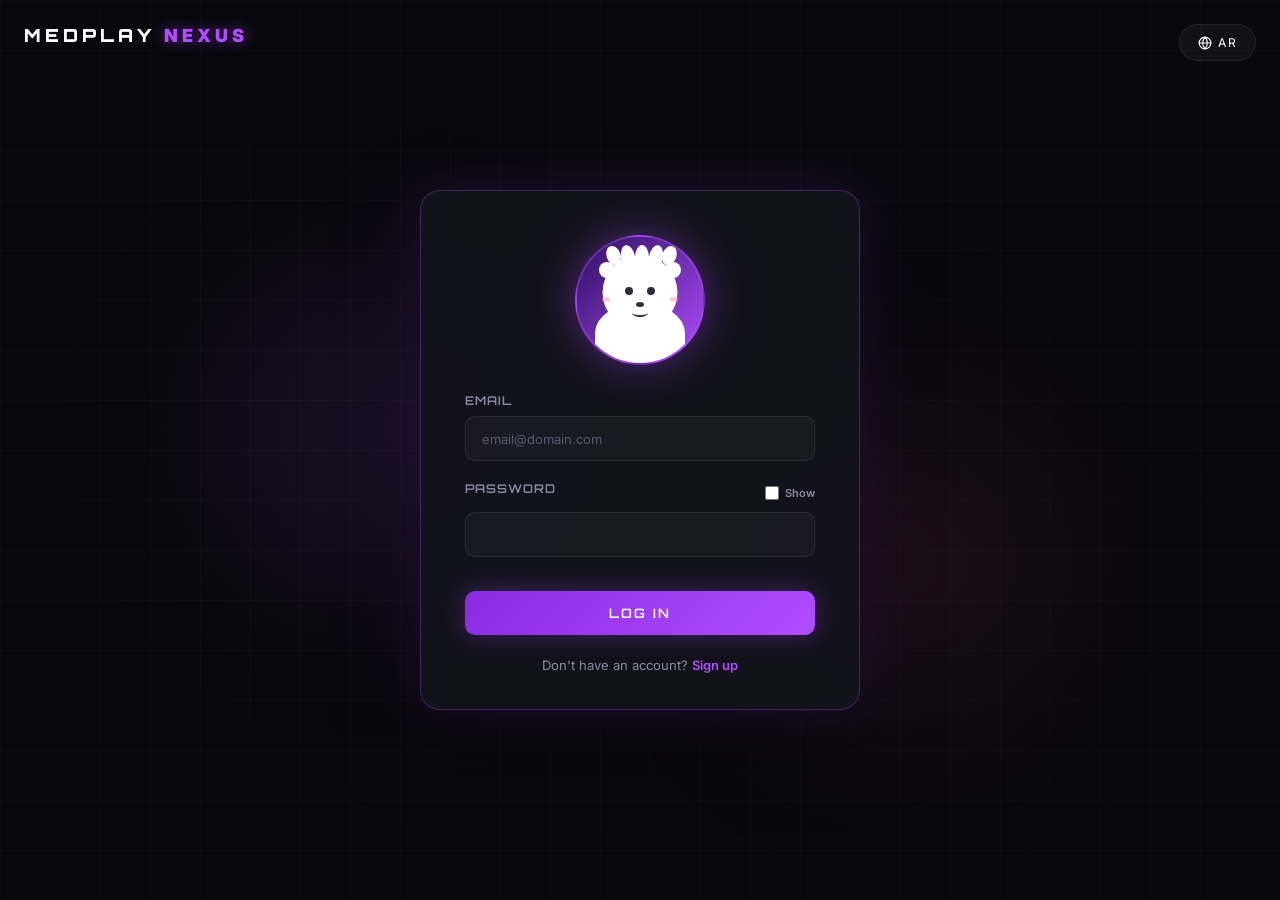
<file: frontend/pages/login.html>
<!DOCTYPE html>
<html lang="en" dir="ltr">
<head>
  <meta charset="UTF-8">
  <meta name="viewport" content="width=device-width, initial-scale=1.0">
  <title>MedPlay Nexus - Login</title>
  <link href="https://fonts.googleapis.com/css2?family=Inter:wght@400;500;600;700;800;900&family=Cairo:wght@400;500;600;700;800;900&family=Orbitron:wght@500;700;900&display=swap" rel="stylesheet">
  <style>
    * {
      margin: 0;
      padding: 0;
      box-sizing: border-box;
      font-family: 'Inter', sans-serif;
    }

    html[dir="rtl"] * { font-family: 'Cairo', sans-serif; }

    :root {
      --bg-black: #08080d;
      --bg-darker: #050507;
      --bg-card: #14141d;
      --accent-purple: #b14dff;
      --accent-pink: #ff4d8e;
      --text-primary: #ffffff;
      --text-secondary: #8b8ba0;
      --text-muted: #5a5a6e;
      --border: rgba(255, 255, 255, 0.08);
      --border-glow: rgba(177, 77, 255, 0.3);
    }

    body {
      display: flex;
      justify-content: center;
      align-items: center;
      min-height: 100vh;
      background: var(--bg-black);
      padding: 20px;
      position: relative;
      overflow-x: hidden;
      color: var(--text-primary);
    }

    /* Ambient glow */
    body::before {
      content: '';
      position: fixed;
      top: 20%; left: 10%;
      width: 500px; height: 500px;
      background: radial-gradient(circle, rgba(177, 77, 255, 0.18), transparent 60%);
      filter: blur(80px);
      pointer-events: none;
      z-index: 0;
    }

    body::after {
      content: '';
      position: fixed;
      bottom: 10%; right: 10%;
      width: 500px; height: 500px;
      background: radial-gradient(circle, rgba(255, 77, 142, 0.15), transparent 60%);
      filter: blur(90px);
      pointer-events: none;
      z-index: 0;
    }

    /* Faint grid */
    .grid-bg {
      position: fixed; inset: 0;
      background-image:
        linear-gradient(rgba(255, 255, 255, 0.02) 1px, transparent 1px),
        linear-gradient(90deg, rgba(255, 255, 255, 0.02) 1px, transparent 1px);
      background-size: 50px 50px;
      pointer-events: none;
      z-index: 0;
    }

    .lang-toggle {
      position: absolute;
      top: 24px;
      right: 24px;
      z-index: 10;
      display: inline-flex;
      align-items: center;
      gap: 6px;
      padding: 10px 18px;
      background: rgba(255, 255, 255, 0.04);
      border: 1px solid var(--border);
      color: var(--text-primary);
      border-radius: 999px;
      font-size: 12px;
      font-family: 'Orbitron', sans-serif;
      letter-spacing: 1.5px;
      cursor: pointer;
      transition: all 0.2s;
    }

    .lang-toggle:hover {
      border-color: var(--accent-purple);
      color: var(--accent-purple);
    }

    .lang-toggle svg { width: 14px; height: 14px; }

    html[dir="rtl"] .lang-toggle { right: auto; left: 24px; }

    .brand-mark {
      position: absolute;
      top: 24px;
      left: 24px;
      z-index: 10;
      font-family: 'Orbitron', sans-serif;
      font-size: 18px;
      font-weight: 900;
      letter-spacing: 4px;
      color: var(--text-primary);
      text-decoration: none;
    }

    .brand-mark span {
      color: var(--accent-purple);
      text-shadow: 0 0 14px rgba(177, 77, 255, 0.6);
    }

    html[dir="rtl"] .brand-mark { left: auto; right: 24px; }

    .login-frame {
      background: rgba(20, 20, 29, 0.95);
      border: 1px solid var(--border-glow);
      border-radius: 20px;
      padding: 44px 44px 36px;
      width: 100%;
      max-width: 440px;
      box-shadow:
        0 0 60px rgba(177, 77, 255, 0.15),
        0 30px 80px rgba(0, 0, 0, 0.5);
      backdrop-filter: blur(20px);
      position: relative;
      z-index: 1;
    }

    .avatar-container {
      display: flex;
      justify-content: center;
      margin-bottom: 28px;
    }

    .avatar {
      width: 130px;
      height: 130px;
      border-radius: 50%;
      background: linear-gradient(135deg, #2d1060, #b14dff);
      position: relative;
      overflow: hidden;
      display: flex;
      justify-content: center;
      align-items: flex-end;
      box-shadow: 0 0 40px rgba(177, 77, 255, 0.4);
      border: 2px solid rgba(177, 77, 255, 0.4);
    }

    .character {
      width: 100%;
      height: 100%;
      position: relative;
    }

    .body-shape {
      position: absolute;
      bottom: 0;
      left: 50%;
      transform: translateX(-50%);
      width: 90px;
      height: 60px;
      background: #ffffff;
      border-radius: 50% 50% 0 0;
    }

    .head {
      position: absolute;
      top: 18px;
      left: 50%;
      transform: translateX(-50%);
      width: 75px;
      height: 75px;
      background: #ffffff;
      border-radius: 50%;
    }

    .hair {
      position: absolute;
      top: 8px;
      left: 50%;
      transform: translateX(-50%);
      width: 70px;
      height: 30px;
    }

    .hair-tuft {
      position: absolute;
      width: 14px;
      height: 20px;
      background: #ffffff;
      border-radius: 50%;
      transform-origin: bottom center;
    }

    .hair-tuft:nth-child(1) { left: 5px; transform: rotate(-20deg); }
    .hair-tuft:nth-child(2) { left: 18px; transform: rotate(-10deg); height: 24px; }
    .hair-tuft:nth-child(3) { left: 30px; transform: rotate(0deg); height: 26px; }
    .hair-tuft:nth-child(4) { left: 42px; transform: rotate(10deg); height: 24px; }
    .hair-tuft:nth-child(5) { left: 54px; transform: rotate(20deg); }

    .ear {
      position: absolute;
      width: 16px;
      height: 16px;
      background: #ffffff;
      border-radius: 50%;
      top: 25px;
    }
    .ear.left { left: 22px; }
    .ear.right { right: 22px; }

    .eyes {
      position: absolute;
      top: 50px;
      left: 50%;
      transform: translateX(-50%);
      display: flex;
      gap: 14px;
    }

    .eye {
      width: 8px;
      height: 8px;
      background: #2a2d3e;
      border-radius: 50%;
      transition: transform 0.15s ease, height 0.15s ease;
    }

    .character.eyes-closed .eye {
      height: 1.5px;
      border-radius: 2px;
      transform: scaleY(0.3);
    }

    .nose {
      position: absolute;
      top: 65px;
      left: 50%;
      transform: translateX(-50%);
      width: 8px;
      height: 5px;
      background: #2a2d3e;
      border-radius: 50%;
    }

    .mouth {
      position: absolute;
      top: 72px;
      left: 50%;
      transform: translateX(-50%);
      width: 16px;
      height: 8px;
      border-bottom: 2px solid #2a2d3e;
      border-radius: 0 0 50% 50%;
    }

    .cheek {
      position: absolute;
      top: 60px;
      width: 8px;
      height: 5px;
      background: rgba(255, 150, 150, 0.5);
      border-radius: 50%;
    }
    .cheek.left { left: 25px; }
    .cheek.right { right: 25px; }

    .hand {
      position: absolute;
      width: 28px;
      height: 28px;
      background: #ffffff;
      border-radius: 50%;
      top: 63px;
      opacity: 0;
      transition: all 0.3s ease;
      z-index: 3;
    }
    .hand.left { left: 24px; }
    .hand.right { right: 24px; }

    .character.covering-eyes .hand {
      opacity: 1;
      top: 42px;
    }

    .character.covering-eyes .eye {
      height: 1.5px;
      border-radius: 2px;
      transform: scaleY(0.3);
    }

    .form-group {
      margin-bottom: 20px;
    }

    label {
      display: block;
      font-size: 12px;
      font-weight: 600;
      letter-spacing: 1px;
      text-transform: uppercase;
      color: var(--text-secondary);
      margin-bottom: 8px;
      font-family: 'Orbitron', sans-serif;
    }

    html[dir="rtl"] label { letter-spacing: 0; text-transform: none; font-size: 13px; }

    input[type="email"],
    input[type="password"],
    input[type="text"] {
      width: 100%;
      padding: 13px 16px;
      border: 1px solid var(--border);
      border-radius: 10px;
      font-size: 14px;
      color: var(--text-primary);
      background: rgba(255, 255, 255, 0.03);
      outline: none;
      transition: all 0.2s;
      font-family: 'Inter', sans-serif;
    }

    html[dir="rtl"] input { font-family: 'Cairo', sans-serif; }

    input::placeholder {
      color: var(--text-muted);
      font-size: 13px;
    }

    input:focus {
      border-color: var(--accent-purple);
      background: rgba(177, 77, 255, 0.04);
      box-shadow: 0 0 0 3px rgba(177, 77, 255, 0.12);
    }

    .password-row {
      display: flex;
      align-items: center;
      justify-content: space-between;
      margin-bottom: 8px;
    }

    .show-password {
      display: flex;
      align-items: center;
      gap: 6px;
      font-size: 11px;
      color: var(--text-secondary);
      cursor: pointer;
      user-select: none;
      text-transform: none;
      letter-spacing: 0;
      margin-bottom: 0;
      font-family: 'Inter', sans-serif;
    }

    .show-password input {
      width: 14px;
      height: 14px;
      cursor: pointer;
      accent-color: var(--accent-purple);
    }

    .login-btn {
      width: 100%;
      padding: 14px;
      background: linear-gradient(135deg, #8a2be2, #b14dff);
      color: #fff;
      border: none;
      border-radius: 10px;
      font-size: 13px;
      font-weight: 600;
      letter-spacing: 2px;
      text-transform: uppercase;
      cursor: pointer;
      margin-top: 14px;
      font-family: 'Orbitron', sans-serif;
      transition: all 0.2s;
      box-shadow: 0 0 24px rgba(177, 77, 255, 0.3);
    }

    html[dir="rtl"] .login-btn { letter-spacing: 1px; }

    .login-btn:hover { transform: translateY(-1px); box-shadow: 0 0 32px rgba(177, 77, 255, 0.5); }

    .login-btn:disabled {
      opacity: 0.6;
      cursor: not-allowed;
      transform: none;
    }

    .message {
      padding: 10px 14px;
      border-radius: 8px;
      margin-bottom: 16px;
      font-size: 13px;
      display: none;
    }

    .message.error {
      background: rgba(255, 68, 102, 0.08);
      color: #ff7a8a;
      border: 1px solid rgba(255, 68, 102, 0.3);
    }

    .message.success {
      background: rgba(77, 255, 170, 0.08);
      color: var(--success, #4dffaa);
      border: 1px solid rgba(77, 255, 170, 0.3);
    }

    .signup-link {
      text-align: center;
      margin-top: 22px;
      font-size: 13px;
      color: var(--text-secondary);
    }

    .signup-link a {
      color: var(--accent-purple);
      font-weight: 600;
      text-decoration: none;
      transition: color 0.2s;
    }

    .signup-link a:hover { color: var(--accent-pink); }

    @media (max-width: 480px) {
      .login-frame { padding: 36px 24px 28px; }
      .brand-mark { font-size: 14px; }
    }
  </style>
</head>
<body>
  <div class="grid-bg"></div>
  <a class="brand-mark" href="landing.html">MEDPLAY<span> NEXUS</span></a>

  <button class="lang-toggle" id="langToggle" title="Switch language">
    <svg viewBox="0 0 24 24" fill="none" stroke="currentColor" stroke-width="2" stroke-linecap="round" stroke-linejoin="round">
      <circle cx="12" cy="12" r="10"></circle>
      <path d="M2 12h20"></path>
      <path d="M12 2a15.3 15.3 0 0 1 4 10 15.3 15.3 0 0 1-4 10 15.3 15.3 0 0 1-4-10 15.3 15.3 0 0 1 4-10z"></path>
    </svg>
    <span class="lang-toggle-label">AR</span>
  </button>

  <div class="login-frame">
    <div class="avatar-container">
      <div class="avatar">
        <div class="character" id="character">
          <div class="body-shape"></div>
          <div class="head"></div>
          <div class="hair">
            <div class="hair-tuft"></div>
            <div class="hair-tuft"></div>
            <div class="hair-tuft"></div>
            <div class="hair-tuft"></div>
            <div class="hair-tuft"></div>
          </div>
          <div class="ear left"></div>
          <div class="ear right"></div>
          <div class="eyes">
            <div class="eye left"></div>
            <div class="eye right"></div>
          </div>
          <div class="cheek left"></div>
          <div class="cheek right"></div>
          <div class="nose"></div>
          <div class="mouth"></div>
          <div class="hand left"></div>
          <div class="hand right"></div>
        </div>
      </div>
    </div>

    <div id="message" class="message"></div>

    <form id="loginForm">
      <div class="form-group">
        <label for="email" data-i18n="auth.email">Email</label>
        <input type="email" id="email" placeholder="email@domain.com" required autocomplete="email">
      </div>

      <div class="form-group">
        <div class="password-row">
          <label for="password" data-i18n="auth.password">Password</label>
          <label class="show-password">
            <input type="checkbox" id="showPassword">
            <span data-i18n="auth.show">Show</span>
          </label>
        </div>
        <input type="password" id="password" required autocomplete="current-password">
      </div>

      <button type="submit" class="login-btn" id="submitBtn" data-i18n="auth.login">Log in</button>
    </form>

    <div class="signup-link">
      <span data-i18n="auth.noAccount">Don't have an account?</span> <a href="register.html" data-i18n="auth.signupHere">Sign up</a>
    </div>
  </div>

  <script src="../js/config.js"></script>
  <script src="../js/translations.js"></script>
  <script src="../js/app.js"></script>
  <script>
    if (Auth.isLoggedIn()) {
      window.location.href = 'hub.html';
    }

    I18n.initToggle('#langToggle');

    const character = document.getElementById('character');
    const passwordInput = document.getElementById('password');
    const showPasswordCheckbox = document.getElementById('showPassword');
    const emailInput = document.getElementById('email');

    function blink() {
      if (!character.classList.contains('covering-eyes')) {
        character.classList.add('eyes-closed');
        setTimeout(() => character.classList.remove('eyes-closed'), 150);
      }
      setTimeout(blink, 2000 + Math.random() * 3000);
    }
    setTimeout(blink, 2000);

    function updateCover() {
      const isHidden = passwordInput.type === 'password';
      const isFocused = document.activeElement === passwordInput;
      const hasValue = passwordInput.value.length > 0;

      if (isHidden && (isFocused || hasValue)) {
        character.classList.add('covering-eyes');
      } else {
        character.classList.remove('covering-eyes');
      }
    }

    passwordInput.addEventListener('focus', updateCover);
    passwordInput.addEventListener('blur', updateCover);
    passwordInput.addEventListener('input', updateCover);

    showPasswordCheckbox.addEventListener('change', () => {
      passwordInput.type = showPasswordCheckbox.checked ? 'text' : 'password';
      updateCover();
    });

    document.getElementById('loginForm').addEventListener('submit', async (e) => {
      e.preventDefault();
      const email = emailInput.value;
      const password = passwordInput.value;
      const btn = document.getElementById('submitBtn');

      btn.disabled = true;
      btn.textContent = I18n.t('auth.loggingIn');

      try {
        const data = await API.login(email, password);
        Auth.setToken(data.token);
        Auth.setUser(data.user);
        showMessage('message', I18n.t('auth.loginSuccess'), 'success');
        setTimeout(() => { window.location.href = 'hub.html'; }, 600);
      } catch (err) {
        showMessage('message', err.message);
        btn.disabled = false;
        btn.textContent = I18n.t('auth.login');
      }
    });
  </script>
</body>
</html>
</file>
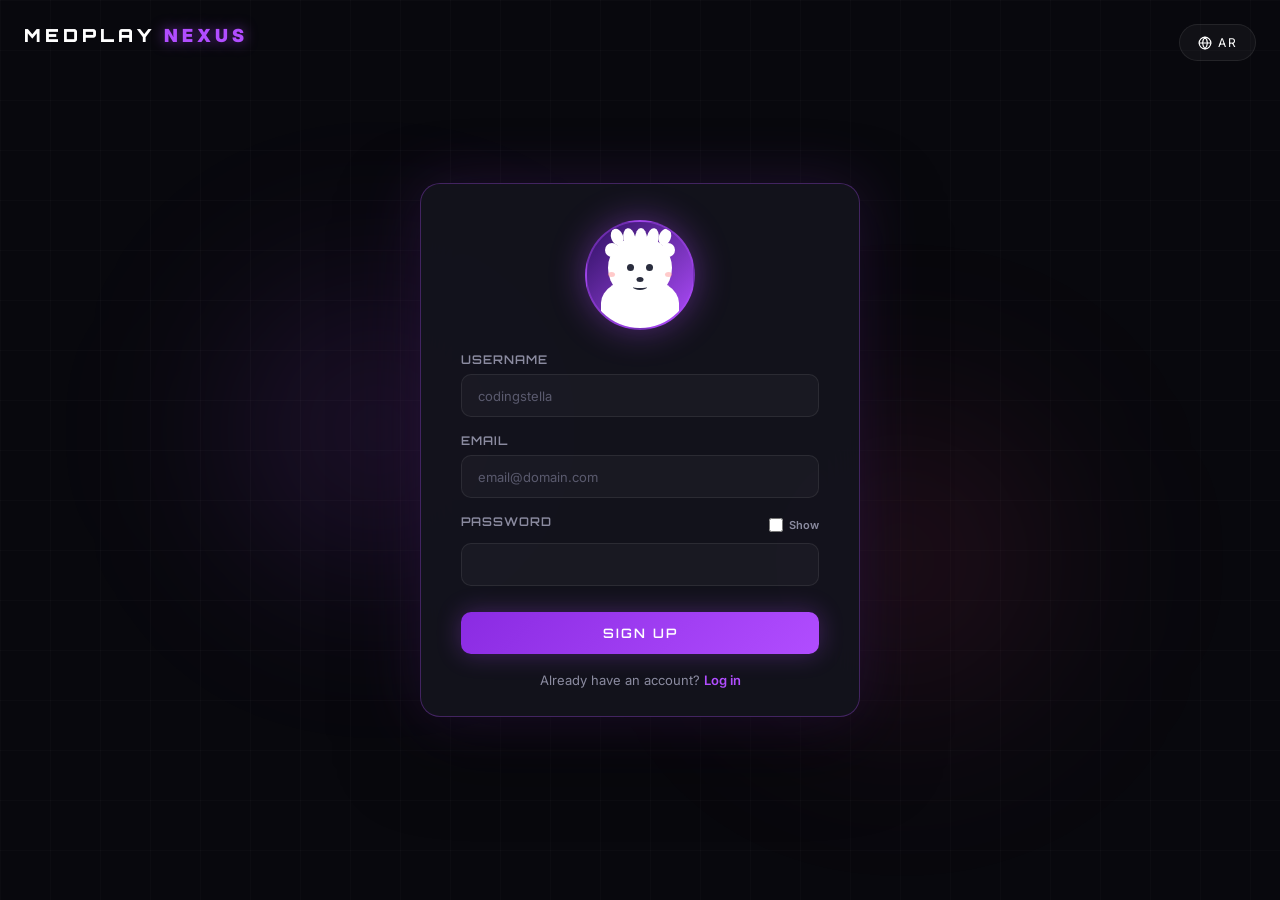
<file: frontend/pages/register.html>
<!DOCTYPE html>
<html lang="en" dir="ltr">
<head>
  <meta charset="UTF-8">
  <meta name="viewport" content="width=device-width, initial-scale=1.0">
  <title>MedPlay Nexus - Sign Up</title>
  <link href="https://fonts.googleapis.com/css2?family=Inter:wght@400;500;600;700;800;900&family=Cairo:wght@400;500;600;700;800;900&family=Orbitron:wght@500;700;900&display=swap" rel="stylesheet">
  <style>
    * { margin: 0; padding: 0; box-sizing: border-box; font-family: 'Inter', sans-serif; }
    html[dir="rtl"] * { font-family: 'Cairo', sans-serif; }

    :root {
      --bg-black: #08080d;
      --bg-card: #14141d;
      --accent-purple: #b14dff;
      --accent-pink: #ff4d8e;
      --text-primary: #ffffff;
      --text-secondary: #8b8ba0;
      --text-muted: #5a5a6e;
      --border: rgba(255, 255, 255, 0.08);
      --border-glow: rgba(177, 77, 255, 0.3);
    }

    body {
      display: flex;
      justify-content: center;
      align-items: center;
      min-height: 100vh;
      background: var(--bg-black);
      padding: 20px;
      position: relative;
      overflow-x: hidden;
      color: var(--text-primary);
    }

    body::before {
      content: '';
      position: fixed;
      top: 20%; left: 10%;
      width: 500px; height: 500px;
      background: radial-gradient(circle, rgba(177, 77, 255, 0.18), transparent 60%);
      filter: blur(80px);
      pointer-events: none;
      z-index: 0;
    }

    body::after {
      content: '';
      position: fixed;
      bottom: 10%; right: 10%;
      width: 500px; height: 500px;
      background: radial-gradient(circle, rgba(255, 77, 142, 0.15), transparent 60%);
      filter: blur(90px);
      pointer-events: none;
      z-index: 0;
    }

    .grid-bg {
      position: fixed; inset: 0;
      background-image:
        linear-gradient(rgba(255, 255, 255, 0.02) 1px, transparent 1px),
        linear-gradient(90deg, rgba(255, 255, 255, 0.02) 1px, transparent 1px);
      background-size: 50px 50px;
      pointer-events: none;
      z-index: 0;
    }

    .lang-toggle {
      position: absolute;
      top: 24px; right: 24px;
      z-index: 10;
      display: inline-flex;
      align-items: center;
      gap: 6px;
      padding: 10px 18px;
      background: rgba(255, 255, 255, 0.04);
      border: 1px solid var(--border);
      color: var(--text-primary);
      border-radius: 999px;
      font-size: 12px;
      font-family: 'Orbitron', sans-serif;
      letter-spacing: 1.5px;
      cursor: pointer;
      transition: all 0.2s;
    }
    .lang-toggle:hover { border-color: var(--accent-purple); color: var(--accent-purple); }
    .lang-toggle svg { width: 14px; height: 14px; }
    html[dir="rtl"] .lang-toggle { right: auto; left: 24px; }

    .brand-mark {
      position: absolute;
      top: 24px; left: 24px;
      z-index: 10;
      font-family: 'Orbitron', sans-serif;
      font-size: 18px;
      font-weight: 900;
      letter-spacing: 4px;
      color: var(--text-primary);
      text-decoration: none;
    }
    .brand-mark span { color: var(--accent-purple); text-shadow: 0 0 14px rgba(177, 77, 255, 0.6); }
    html[dir="rtl"] .brand-mark { left: auto; right: 24px; }

    .login-frame {
      background: rgba(20, 20, 29, 0.95);
      border: 1px solid var(--border-glow);
      border-radius: 20px;
      padding: 36px 40px 28px;
      width: 100%;
      max-width: 440px;
      box-shadow:
        0 0 60px rgba(177, 77, 255, 0.15),
        0 30px 80px rgba(0, 0, 0, 0.5);
      backdrop-filter: blur(20px);
      position: relative;
      z-index: 1;
    }

    .avatar-container { display: flex; justify-content: center; margin-bottom: 22px; }

    .avatar {
      width: 110px;
      height: 110px;
      border-radius: 50%;
      background: linear-gradient(135deg, #2d1060, #b14dff);
      position: relative;
      overflow: hidden;
      display: flex;
      justify-content: center;
      align-items: flex-end;
      box-shadow: 0 0 35px rgba(177, 77, 255, 0.4);
      border: 2px solid rgba(177, 77, 255, 0.4);
    }

    .character { width: 100%; height: 100%; position: relative; }

    .body-shape { position: absolute; bottom: 0; left: 50%; transform: translateX(-50%); width: 78px; height: 50px; background: #ffffff; border-radius: 50% 50% 0 0; }
    .head { position: absolute; top: 14px; left: 50%; transform: translateX(-50%); width: 64px; height: 64px; background: #ffffff; border-radius: 50%; }

    .hair { position: absolute; top: 6px; left: 50%; transform: translateX(-50%); width: 60px; height: 26px; }
    .hair-tuft { position: absolute; width: 12px; height: 17px; background: #ffffff; border-radius: 50%; transform-origin: bottom center; }
    .hair-tuft:nth-child(1) { left: 4px; transform: rotate(-20deg); }
    .hair-tuft:nth-child(2) { left: 15px; transform: rotate(-10deg); height: 20px; }
    .hair-tuft:nth-child(3) { left: 25px; transform: rotate(0deg); height: 22px; }
    .hair-tuft:nth-child(4) { left: 35px; transform: rotate(10deg); height: 20px; }
    .hair-tuft:nth-child(5) { left: 46px; transform: rotate(20deg); }

    .ear { position: absolute; width: 14px; height: 14px; background: #ffffff; border-radius: 50%; top: 21px; }
    .ear.left { left: 18px; }
    .ear.right { right: 18px; }

    .eyes { position: absolute; top: 42px; left: 50%; transform: translateX(-50%); display: flex; gap: 12px; }
    .eye { width: 7px; height: 7px; background: #2a2d3e; border-radius: 50%; transition: transform 0.15s ease, height 0.15s ease; }
    .character.eyes-closed .eye { height: 1.5px; border-radius: 2px; transform: scaleY(0.3); }

    .nose { position: absolute; top: 55px; left: 50%; transform: translateX(-50%); width: 7px; height: 5px; background: #2a2d3e; border-radius: 50%; }
    .mouth { position: absolute; top: 62px; left: 50%; transform: translateX(-50%); width: 14px; height: 6px; border-bottom: 2px solid #2a2d3e; border-radius: 0 0 50% 50%; }

    .cheek { position: absolute; top: 50px; width: 7px; height: 5px; background: rgba(255, 150, 150, 0.5); border-radius: 50%; }
    .cheek.left { left: 21px; }
    .cheek.right { right: 21px; }

    .hand {
      position: absolute;
      width: 24px; height: 24px;
      background: #ffffff;
      border-radius: 50%;
      top: 53px;
      opacity: 0;
      transition: all 0.3s ease;
      z-index: 3;
    }
    .hand.left { left: 20px; }
    .hand.right { right: 20px; }

    .character.covering-eyes .hand { opacity: 1; top: 35px; }
    .character.covering-eyes .eye { height: 1.5px; border-radius: 2px; transform: scaleY(0.3); }

    .form-group { margin-bottom: 16px; }

    label {
      display: block;
      font-size: 12px;
      font-weight: 600;
      letter-spacing: 1px;
      text-transform: uppercase;
      color: var(--text-secondary);
      margin-bottom: 7px;
      font-family: 'Orbitron', sans-serif;
    }
    html[dir="rtl"] label { letter-spacing: 0; text-transform: none; font-size: 13px; }

    input[type="email"], input[type="password"], input[type="text"] {
      width: 100%;
      padding: 12px 16px;
      border: 1px solid var(--border);
      border-radius: 10px;
      font-size: 14px;
      color: var(--text-primary);
      background: rgba(255, 255, 255, 0.03);
      outline: none;
      transition: all 0.2s;
      font-family: 'Inter', sans-serif;
    }
    html[dir="rtl"] input { font-family: 'Cairo', sans-serif; }

    input::placeholder { color: var(--text-muted); font-size: 13px; }
    input:focus {
      border-color: var(--accent-purple);
      background: rgba(177, 77, 255, 0.04);
      box-shadow: 0 0 0 3px rgba(177, 77, 255, 0.12);
    }

    .password-row { display: flex; align-items: center; justify-content: space-between; margin-bottom: 7px; }

    .show-password {
      display: flex;
      align-items: center;
      gap: 6px;
      font-size: 11px;
      color: var(--text-secondary);
      cursor: pointer;
      user-select: none;
      text-transform: none;
      letter-spacing: 0;
      margin-bottom: 0;
      font-family: 'Inter', sans-serif;
    }

    .show-password input { width: 14px; height: 14px; cursor: pointer; accent-color: var(--accent-purple); }

    .login-btn {
      width: 100%;
      padding: 13px;
      background: linear-gradient(135deg, #8a2be2, #b14dff);
      color: #fff;
      border: none;
      border-radius: 10px;
      font-size: 13px;
      font-weight: 600;
      letter-spacing: 2px;
      text-transform: uppercase;
      cursor: pointer;
      margin-top: 10px;
      font-family: 'Orbitron', sans-serif;
      transition: all 0.2s;
      box-shadow: 0 0 24px rgba(177, 77, 255, 0.3);
    }
    html[dir="rtl"] .login-btn { letter-spacing: 1px; }
    .login-btn:hover { transform: translateY(-1px); box-shadow: 0 0 32px rgba(177, 77, 255, 0.5); }
    .login-btn:disabled { opacity: 0.6; cursor: not-allowed; transform: none; }

    .message { padding: 10px 14px; border-radius: 8px; margin-bottom: 14px; font-size: 13px; display: none; }
    .message.error { background: rgba(255, 68, 102, 0.08); color: #ff7a8a; border: 1px solid rgba(255, 68, 102, 0.3); }
    .message.success { background: rgba(77, 255, 170, 0.08); color: #4dffaa; border: 1px solid rgba(77, 255, 170, 0.3); }

    .signup-link { text-align: center; margin-top: 18px; font-size: 13px; color: var(--text-secondary); }
    .signup-link a { color: var(--accent-purple); font-weight: 600; text-decoration: none; transition: color 0.2s; }
    .signup-link a:hover { color: var(--accent-pink); }

    @media (max-width: 480px) {
      .login-frame { padding: 28px 22px 24px; }
      .brand-mark { font-size: 14px; }
    }
  </style>
</head>
<body>
  <div class="grid-bg"></div>
  <a class="brand-mark" href="landing.html">MEDPLAY<span> NEXUS</span></a>

  <button class="lang-toggle" id="langToggle" title="Switch language">
    <svg viewBox="0 0 24 24" fill="none" stroke="currentColor" stroke-width="2" stroke-linecap="round" stroke-linejoin="round">
      <circle cx="12" cy="12" r="10"></circle>
      <path d="M2 12h20"></path>
      <path d="M12 2a15.3 15.3 0 0 1 4 10 15.3 15.3 0 0 1-4 10 15.3 15.3 0 0 1-4-10 15.3 15.3 0 0 1 4-10z"></path>
    </svg>
    <span class="lang-toggle-label">AR</span>
  </button>

  <div class="login-frame">
    <div class="avatar-container">
      <div class="avatar">
        <div class="character" id="character">
          <div class="body-shape"></div>
          <div class="head"></div>
          <div class="hair">
            <div class="hair-tuft"></div>
            <div class="hair-tuft"></div>
            <div class="hair-tuft"></div>
            <div class="hair-tuft"></div>
            <div class="hair-tuft"></div>
          </div>
          <div class="ear left"></div>
          <div class="ear right"></div>
          <div class="eyes">
            <div class="eye left"></div>
            <div class="eye right"></div>
          </div>
          <div class="cheek left"></div>
          <div class="cheek right"></div>
          <div class="nose"></div>
          <div class="mouth"></div>
          <div class="hand left"></div>
          <div class="hand right"></div>
        </div>
      </div>
    </div>

    <div id="message" class="message"></div>

    <form id="registerForm">
      <div class="form-group">
        <label for="username" data-i18n="auth.username">Username</label>
        <input type="text" id="username" placeholder="codingstella" required minlength="3">
      </div>

      <div class="form-group">
        <label for="email" data-i18n="auth.email">Email</label>
        <input type="email" id="email" placeholder="email@domain.com" required>
      </div>

      <div class="form-group">
        <div class="password-row">
          <label for="password" data-i18n="auth.password">Password</label>
          <label class="show-password">
            <input type="checkbox" id="showPassword">
            <span data-i18n="auth.show">Show</span>
          </label>
        </div>
        <input type="password" id="password" required minlength="6">
      </div>

      <button type="submit" class="login-btn" id="submitBtn" data-i18n="auth.signup">Sign up</button>
    </form>

    <div class="signup-link">
      <span data-i18n="auth.hasAccount">Already have an account?</span> <a href="login.html" data-i18n="auth.loginHere">Log in</a>
    </div>
  </div>

  <script src="../js/config.js"></script>
  <script src="../js/translations.js"></script>
  <script src="../js/app.js"></script>
  <script>
    if (Auth.isLoggedIn()) {
      window.location.href = 'hub.html';
    }

    I18n.initToggle('#langToggle');

    const character = document.getElementById('character');
    const passwordInput = document.getElementById('password');
    const showPasswordCheckbox = document.getElementById('showPassword');

    function blink() {
      if (!character.classList.contains('covering-eyes')) {
        character.classList.add('eyes-closed');
        setTimeout(() => character.classList.remove('eyes-closed'), 150);
      }
      setTimeout(blink, 2000 + Math.random() * 3000);
    }
    setTimeout(blink, 2000);

    function updateCover() {
      const isHidden = passwordInput.type === 'password';
      const isFocused = document.activeElement === passwordInput;
      const hasValue = passwordInput.value.length > 0;

      if (isHidden && (isFocused || hasValue)) {
        character.classList.add('covering-eyes');
      } else {
        character.classList.remove('covering-eyes');
      }
    }

    passwordInput.addEventListener('focus', updateCover);
    passwordInput.addEventListener('blur', updateCover);
    passwordInput.addEventListener('input', updateCover);

    showPasswordCheckbox.addEventListener('change', () => {
      passwordInput.type = showPasswordCheckbox.checked ? 'text' : 'password';
      updateCover();
    });

    document.getElementById('registerForm').addEventListener('submit', async (e) => {
      e.preventDefault();
      const username = document.getElementById('username').value;
      const email = document.getElementById('email').value;
      const password = passwordInput.value;
      const btn = document.getElementById('submitBtn');

      btn.disabled = true;
      btn.textContent = I18n.t('auth.creating');

      try {
        const data = await API.register(username, email, password);
        Auth.setToken(data.token);
        Auth.setUser(data.user);
        showMessage('message', I18n.t('auth.signupSuccess'), 'success');
        setTimeout(() => { window.location.href = 'hub.html'; }, 600);
      } catch (err) {
        showMessage('message', err.message);
        btn.disabled = false;
        btn.textContent = I18n.t('auth.signup');
      }
    });
  </script>
</body>
</html>
</file>
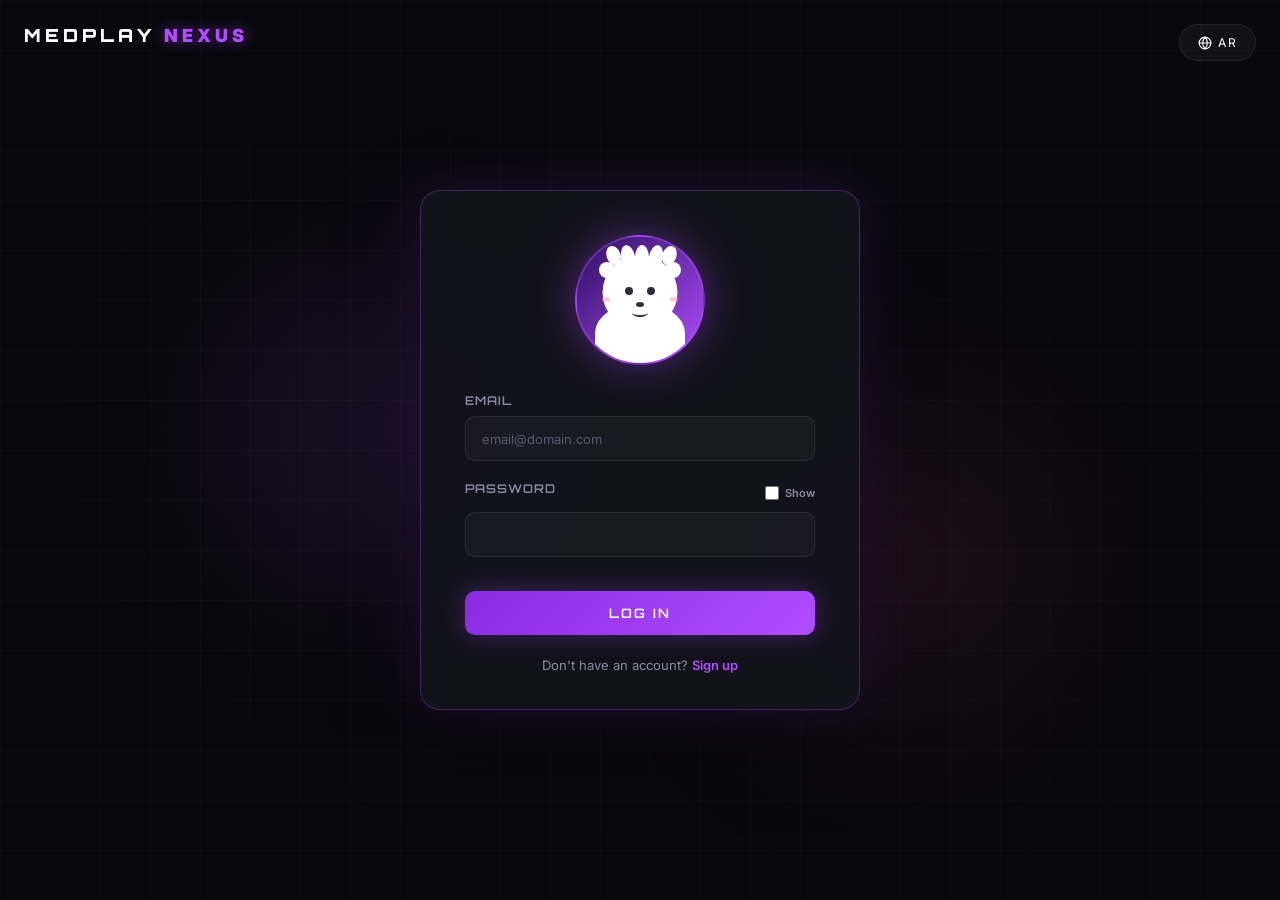
<file: frontend/pages/section.html>
<!DOCTYPE html>
<html lang="en" dir="ltr">
<head>
  <meta charset="UTF-8">
  <meta name="viewport" content="width=device-width, initial-scale=1.0">
  <title>MedPlay Nexus - Challenges</title>
  <link href="https://fonts.googleapis.com/css2?family=Inter:wght@400;500;600;700&family=Cairo:wght@400;500;600;700&family=Orbitron:wght@500;700&display=swap" rel="stylesheet">
  <style>
    * { margin: 0; padding: 0; box-sizing: border-box; font-family: 'Inter', sans-serif; }

    html[dir="rtl"] * { font-family: 'Cairo', sans-serif; }
    html[dir="rtl"] .brand, html[dir="rtl"] .section-title { font-family: 'Orbitron', 'Cairo', sans-serif; }

    .lang-toggle {
      display: inline-flex; align-items: center; gap: 6px;
      padding: 8px 14px; background: transparent;
      border: 1px solid var(--border); color: var(--text-secondary);
      border-radius: 20px; font-size: 12px; font-weight: 700;
      cursor: pointer; transition: all 0.2s;
    }
    .lang-toggle:hover { border-color: var(--accent-purple); color: var(--text-primary); }
    .lang-toggle svg { width: 13px; height: 13px; }

    :root {
      --bg-black: #0a0a0f;
      --bg-card: #14141d;
      --bg-card-hover: #1c1c28;
      --accent-purple: #b14dff;
      --accent-cyan: #ff4d8e;
      --accent-green: #4dffaa;
      --accent-pink: #ff4d8e;
      --accent-amber: #ffaa4d;
      --text-primary: #ffffff;
      --text-secondary: #8b8ba0;
      --text-muted: #5a5a6e;
      --border: rgba(255, 255, 255, 0.08);
    }

    body { background: var(--bg-black); color: var(--text-primary); min-height: 100vh; }

    body::before {
      content: '';
      position: fixed; top: 0; left: 0;
      width: 100%; height: 100%;
      background-image:
        linear-gradient(rgba(255, 255, 255, 0.015) 1px, transparent 1px),
        linear-gradient(90deg, rgba(255, 255, 255, 0.015) 1px, transparent 1px);
      background-size: 40px 40px;
      pointer-events: none; z-index: 1;
    }

    .top-nav {
      display: flex; justify-content: space-between; align-items: center;
      padding: 24px 48px; border-bottom: 1px solid var(--border);
      background: rgba(10, 10, 15, 0.8); backdrop-filter: blur(10px);
      position: sticky; top: 0; z-index: 100;
    }

    .brand {
      font-family: 'Orbitron', sans-serif; font-size: 22px;
      font-weight: 700; letter-spacing: 4px; cursor: pointer;
    }
    .brand span { color: var(--accent-purple); }

    .user-stats { display: flex; gap: 12px; align-items: center; }

    .stat-pill {
      display: flex; align-items: center; gap: 6px;
      padding: 6px 14px; background: var(--bg-card);
      border: 1px solid var(--border); border-radius: 20px; font-size: 13px;
    }
    .stat-pill .label { color: var(--text-muted); }
    .stat-pill .value { color: var(--text-primary); font-weight: 600; }

    .logout-btn {
      padding: 8px 18px; background: transparent;
      border: 1px solid var(--border); color: var(--text-secondary);
      border-radius: 20px; cursor: pointer; font-size: 13px;
    }

    .main-container { max-width: 1100px; margin: 0 auto; padding: 48px; position: relative; z-index: 2; }

    .back-btn {
      background: transparent; border: 1px solid var(--border);
      color: var(--text-secondary); padding: 10px 18px;
      border-radius: 20px; cursor: pointer; font-size: 13px;
      margin-bottom: 32px; display: inline-flex; align-items: center;
      gap: 8px; transition: all 0.2s;
    }
    .back-btn:hover { border-color: var(--accent-purple); color: var(--accent-purple); }

    .section-header { margin-bottom: 40px; }

    .section-title {
      font-family: 'Orbitron', sans-serif; font-size: 36px;
      font-weight: 700; letter-spacing: 3px; margin-bottom: 8px;
    }

    .section-desc { color: var(--text-secondary); font-size: 15px; }

    .challenges-list { display: flex; flex-direction: column; gap: 14px; }

    .challenge-item {
      background: var(--bg-card); border: 1px solid var(--border);
      border-radius: 12px; padding: 22px 28px;
      display: flex; justify-content: space-between; align-items: center;
      cursor: pointer; transition: all 0.3s;
    }

    .challenge-item:hover {
      background: var(--bg-card-hover); border-color: var(--accent-purple);
      transform: translateX(4px);
    }

    .challenge-item.completed { border-color: var(--accent-green); }

    .challenge-info { flex: 1; }

    .challenge-title {
      font-size: 17px; font-weight: 600; margin-bottom: 6px;
      display: flex; align-items: center; gap: 10px;
    }

    .check-mark {
      width: 22px; height: 22px; border-radius: 50%;
      background: var(--accent-green); display: flex;
      align-items: center; justify-content: center;
      color: var(--bg-black); font-size: 13px; font-weight: 700;
    }

    .challenge-desc { color: var(--text-secondary); font-size: 13px; }

    .challenge-meta { display: flex; gap: 12px; align-items: center; }

    .difficulty {
      padding: 4px 12px; border-radius: 12px;
      font-size: 11px; font-weight: 600; letter-spacing: 1px;
      text-transform: uppercase;
    }
    .difficulty.easy { background: rgba(77, 255, 170, 0.1); color: var(--accent-green); }
    .difficulty.medium { background: rgba(255, 170, 77, 0.1); color: var(--accent-amber); }
    .difficulty.hard { background: rgba(255, 77, 142, 0.1); color: var(--accent-pink); }

    .reward {
      display: flex; align-items: center; gap: 4px;
      font-size: 13px; color: var(--text-muted);
    }
    .reward.xp { color: var(--accent-cyan); }
    .reward.coins { color: var(--accent-amber); }

    .empty-state { text-align: center; padding: 60px 20px; color: var(--text-muted); }

    @media (max-width: 768px) {
      .top-nav { padding: 16px 20px; flex-wrap: wrap; gap: 12px; }
      .main-container { padding: 24px 20px; }
      .section-title { font-size: 26px; }
      .challenge-item { flex-direction: column; align-items: flex-start; gap: 12px; }
      .challenge-meta { flex-wrap: wrap; }
    }
  </style>
</head>
<body>
  <nav class="top-nav">
    <div class="brand" onclick="window.location.href='hub.html'">MEDPLAY<span> NEXUS</span></div>
    <div class="user-stats">
      <div class="stat-pill"><span class="label" data-i18n="hub.xp">XP</span><span class="value" id="userXp">0</span></div>
      <div class="stat-pill"><span class="label" data-i18n="hub.coins">COINS</span><span class="value" id="userCoins">0</span></div>
      <div class="stat-pill"><span class="label" data-i18n="hub.level">LVL</span><span class="value" id="userLevel">1</span></div>
      <button class="lang-toggle" id="langToggle" title="Switch language">
        <svg viewBox="0 0 24 24" fill="none" stroke="currentColor" stroke-width="2" stroke-linecap="round" stroke-linejoin="round">
          <circle cx="12" cy="12" r="10"></circle><path d="M2 12h20"></path>
          <path d="M12 2a15.3 15.3 0 0 1 4 10 15.3 15.3 0 0 1-4 10 15.3 15.3 0 0 1-4-10 15.3 15.3 0 0 1 4-10z"></path>
        </svg>
        <span class="lang-toggle-label">AR</span>
      </button>
      <button class="logout-btn" onclick="Auth.logout()" data-i18n="nav.logout">Log out</button>
    </div>
  </nav>

  <div class="main-container">
    <button class="back-btn" onclick="window.location.href='hub.html'">
      <svg width="14" height="14" viewBox="0 0 24 24" fill="none" stroke="currentColor" stroke-width="2" stroke-linecap="round" stroke-linejoin="round">
        <polyline points="15 18 9 12 15 6"></polyline>
      </svg>
      <span data-i18n="section.back">Back to modes</span>
    </button>

    <div class="section-header">
      <div class="section-title" id="sectionTitle" data-i18n="hub.loading">Loading...</div>
      <div class="section-desc" id="sectionDesc"></div>
    </div>

    <div class="challenges-list" id="challengesList">
      <div class="empty-state" data-i18n="section.loading">Loading challenges...</div>
    </div>
  </div>

  <script src="../js/config.js"></script>
  <script src="../js/translations.js"></script>
  <script src="../js/app.js"></script>
  <script>
    Auth.requireAuth();
    I18n.initToggle('#langToggle');

    const params = new URLSearchParams(window.location.search);
    const section = params.get('s');

    const sectionInfo = {
      frontend: { titleKey: 'mode.frontend.name', descKey: 'section.frontendDesc' },
      backend: { titleKey: 'mode.backend.name', descKey: 'section.backendDesc' },
      cybersecurity: { titleKey: 'mode.cyber.name', descKey: 'section.cyberDesc' },
      ehr: { titleKey: 'mode.ehr.name', descKey: 'section.ehrDesc' }
    };

    async function loadSection() {
      try {
        const user = await API.getMe();
        Auth.setUser(user);
        document.getElementById('userXp').textContent = user.xp;
        document.getElementById('userCoins').textContent = user.coins;
        document.getElementById('userLevel').textContent = user.level;

        const info = sectionInfo[section];
        if (info) {
          const titleEl = document.getElementById('sectionTitle');
          const descEl = document.getElementById('sectionDesc');
          titleEl.setAttribute('data-i18n', info.titleKey);
          descEl.setAttribute('data-i18n', info.descKey);
          titleEl.textContent = I18n.t(info.titleKey);
          descEl.textContent = I18n.t(info.descKey);
        }

        const challenges = await API.getChallenges(section);
        renderChallenges(challenges);
      } catch (err) {
        console.error(err);
      }
    }

    function renderChallenges(challenges) {
      const list = document.getElementById('challengesList');
      if (challenges.length === 0) {
        list.innerHTML = `<div class="empty-state">${I18n.t('section.empty')}</div>`;
        return;
      }

      list.innerHTML = challenges.map(c => `
        <div class="challenge-item ${c.completed ? 'completed' : ''}" onclick="openChallenge(${c.id})">
          <div class="challenge-info">
            <div class="challenge-title">
              ${c.completed ? '<span class="check-mark">✓</span>' : ''}
              ${c.title}
            </div>
            <div class="challenge-desc">${c.description}</div>
          </div>
          <div class="challenge-meta">
            <span class="difficulty ${c.difficulty}">${c.difficulty}</span>
            <span class="reward xp">+${c.xp_reward} XP</span>
            <span class="reward coins">+${c.coins_reward}</span>
          </div>
        </div>
      `).join('');
    }

    function openChallenge(id) {
      window.location.href = `challenge.html?id=${id}`;
    }

    loadSection();
  </script>
</body>
</html>
</file>
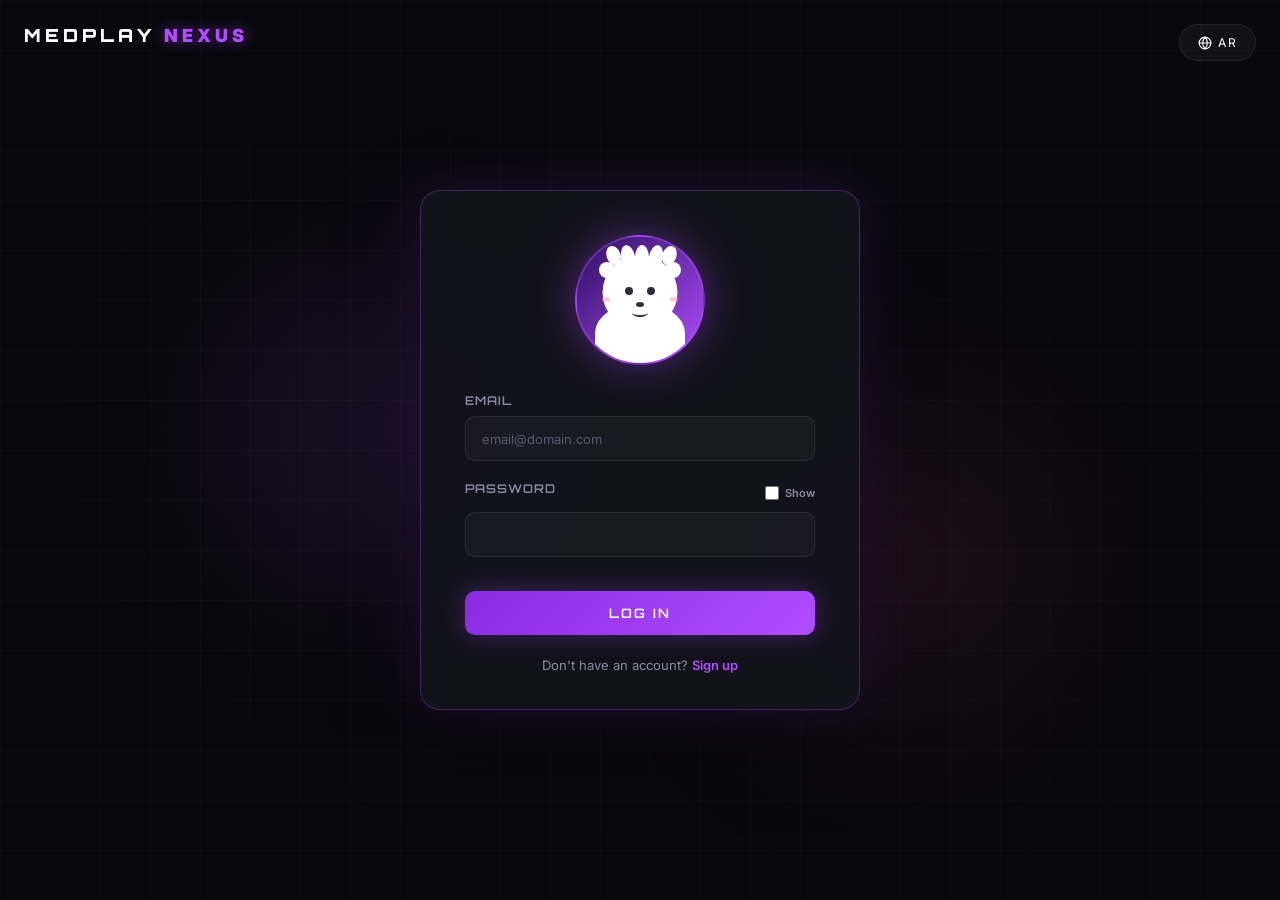
<file: frontend/pages/settings.html>
<!DOCTYPE html>
<html lang="en" dir="ltr">
<head>
  <meta charset="UTF-8">
  <meta name="viewport" content="width=device-width, initial-scale=1.0">
  <title>MedPlay Nexus - Settings</title>
  <link href="https://fonts.googleapis.com/css2?family=Orbitron:wght@500;700;900&family=Exo+2:wght@300;400;500;600&family=Cairo:wght@400;500;600;700&family=JetBrains+Mono:wght@400;500&display=swap" rel="stylesheet">
  <link rel="stylesheet" href="../css/dashboard.css">
  <style>
    .settings-layout { display: grid; grid-template-columns: 220px 1fr; gap: 16px; }
    .settings-sidebar { background: var(--panel); border: 1px solid var(--border); border-radius: 14px; padding: 18px; display: flex; flex-direction: column; gap: 4px; height: fit-content; }
    .settings-nav-item { padding: 11px 14px; border-radius: 10px; font-size: 13px; color: var(--text2); cursor: pointer; transition: all 0.2s; display: flex; align-items: center; gap: 10px; }
    .settings-nav-item:hover, .settings-nav-item.active { background: rgba(177, 77, 255,0.08); color: var(--neon); }

    .settings-main { display: flex; flex-direction: column; gap: 18px; }
    .settings-section { background: var(--panel); border: 1px solid var(--border); border-radius: 14px; padding: 24px; }
    .settings-section h2 {
      font-family: var(--font-head);
      font-size: 14px;
      color: var(--text);
      letter-spacing: 2px;
      margin-bottom: 18px;
      padding-bottom: 12px;
      border-bottom: 1px solid var(--border);
    }
    html[dir="rtl"] .settings-section h2 { letter-spacing: 0; }

    .lang-toggle-row {
      display: flex;
      border-radius: 10px;
      overflow: hidden;
      border: 1px solid var(--border);
      width: fit-content;
    }
    .lang-btn-tab {
      padding: 12px 28px;
      font-family: var(--font-head);
      font-size: 12px;
      letter-spacing: 2px;
      cursor: pointer;
      transition: all 0.3s;
      border: none;
      background: transparent;
      color: var(--text2);
    }
    .lang-btn-tab.active { background: var(--neon); color: #000; }

    .lang-preview { margin-top: 16px; padding: 14px; background: rgba(20, 20, 29,0.4); border: 1px solid var(--border); border-radius: 10px; font-size: 13px; color: var(--text2); }
    .lang-preview b { color: var(--neon); }

    .profile-display { display: flex; align-items: center; gap: 24px; }
    .big-avatar {
      width: 80px; height: 80px;
      border-radius: 50%;
      background: linear-gradient(135deg, var(--neon2), var(--neon3));
      display: flex; align-items: center; justify-content: center;
      font-family: var(--font-head);
      font-size: 30px;
      color: #000;
      font-weight: 700;
      box-shadow: 0 0 25px rgba(177, 77, 255,0.35);
    }
    .profile-stats-grid { display: grid; grid-template-columns: repeat(2, 1fr); gap: 12px; margin-top: 14px; }
    .ps-item { background: rgba(20, 20, 29,0.4); border: 1px solid var(--border); border-radius: 8px; padding: 10px 14px; }
    .ps-val { font-family: var(--font-head); font-size: 18px; color: var(--neon); margin-bottom: 2px; }
    .ps-key { font-size: 10px; color: var(--text2); letter-spacing: 1px; }

    .toggle-row { display: flex; justify-content: space-between; align-items: center; padding: 12px 0; border-bottom: 1px solid rgba(177, 77, 255,0.07); }
    .toggle-row:last-child { border-bottom: none; }
    .toggle-label { font-size: 13px; color: var(--text); }
    .toggle-desc { font-size: 11px; color: var(--text2); margin-top: 3px; }
    .switch { position: relative; width: 44px; height: 24px; background: rgba(20, 20, 29,0.6); border: 1px solid var(--border); border-radius: 12px; cursor: pointer; transition: all 0.2s; }
    .switch::after { content: ''; position: absolute; top: 2px; left: 2px; width: 18px; height: 18px; background: var(--text2); border-radius: 50%; transition: all 0.2s; }
    .switch.on { background: rgba(177, 77, 255,0.3); border-color: var(--neon); }
    .switch.on::after { left: 22px; background: var(--neon); box-shadow: 0 0 8px var(--neon); }

    @media (max-width: 900px) {
      .settings-layout { grid-template-columns: 1fr; }
      .profile-display { flex-direction: column; text-align: center; }
    }
  </style>
</head>
<body>
<div id="page">
  <div class="settings-layout">
    <aside class="settings-sidebar">
      <div class="settings-nav-item active" data-section="profile">◯ <span data-i18n="set.profile">Profile</span></div>
      <div class="settings-nav-item" data-section="language">⌘ <span data-i18n="set.language">Language</span></div>
      <div class="settings-nav-item" data-section="gameplay">▶ <span data-i18n="set.gameplay">Gameplay</span></div>
    </aside>

    <div class="settings-main">
      <section class="settings-section" id="sec-profile">
        <h2 data-i18n="set.profile">PROFILE</h2>
        <div class="profile-display">
          <div class="big-avatar" id="bigAvatar">A</div>
          <div style="flex:1;min-width:0;">
            <div style="font-family:var(--font-head);font-size:18px;color:var(--text);margin-bottom:4px;" id="settingsName">Player</div>
            <div style="font-size:12px;color:var(--text2);font-family:var(--font-mono);" id="settingsMeta">#AT-0000 · email@example.com</div>
            <div class="profile-stats-grid">
              <div class="ps-item"><div class="ps-val" id="psLevel">1</div><div class="ps-key" data-i18n="hub.level">LEVEL</div></div>
              <div class="ps-item"><div class="ps-val" id="psXp">0</div><div class="ps-key" data-i18n="hub.xp">XP</div></div>
              <div class="ps-item"><div class="ps-val" id="psCompleted">0</div><div class="ps-key">CHALLENGES</div></div>
              <div class="ps-item"><div class="ps-val" id="psCoins">0</div><div class="ps-key" data-i18n="hub.coins">COINS</div></div>
            </div>
          </div>
        </div>
      </section>

      <section class="settings-section" id="sec-language">
        <h2 data-i18n="set.language">LANGUAGE &amp; REGION</h2>
        <div class="lang-toggle-row">
          <button class="lang-btn-tab" id="langEnBtn">ENGLISH</button>
          <button class="lang-btn-tab" id="langArBtn">عربي</button>
        </div>
        <div class="lang-preview">
          <span data-i18n="set.langCurrent">Interface language:</span>
          <b id="langCurrent">English</b>
        </div>
      </section>

      <section class="settings-section" id="sec-gameplay">
        <h2 data-i18n="set.gameplay">GAMEPLAY</h2>
        <div class="toggle-row">
          <div>
            <div class="toggle-label">Animations</div>
            <div class="toggle-desc">Enable XP and badge animations</div>
          </div>
          <div class="switch on" id="sw-animations"></div>
        </div>
        <div class="toggle-row">
          <div>
            <div class="toggle-label">Sound effects</div>
            <div class="toggle-desc">Play sound on correct/wrong answers</div>
          </div>
          <div class="switch" id="sw-sound"></div>
        </div>
        <div class="toggle-row">
          <div>
            <div class="toggle-label">Auto-show hints</div>
            <div class="toggle-desc">Reveal hint automatically after 60s</div>
          </div>
          <div class="switch" id="sw-autohint"></div>
        </div>
      </section>
    </div>
  </div>
</div>

<script src="../js/config.js"></script>
  <script src="../js/translations.js"></script>
<script src="../js/app.js"></script>
<script>
  Auth.requireAuth();
  Shell.mount({ active: 'settings', title: { text: 'SETTINGS', i18n: 'shell.settings' } });

  async function loadSettings() {
    try {
      const user = await API.getMe();
      Auth.setUser(user);
      document.getElementById('bigAvatar').textContent = (user.username || 'A').charAt(0).toUpperCase();
      document.getElementById('settingsName').textContent = user.username;
      document.getElementById('settingsMeta').textContent = `#AT-${String(user.id).padStart(4, '0')} · ${user.email}`;
      document.getElementById('psLevel').textContent = user.level;
      document.getElementById('psXp').textContent = user.xp;
      document.getElementById('psCoins').textContent = user.coins;

      const analytics = await API.getAnalytics();
      document.getElementById('psCompleted').textContent = analytics.totals.completed;
    } catch (e) { console.error(e); }
  }

  // Language buttons reflect current state
  function syncLangButtons() {
    const lang = I18n.getLang();
    document.getElementById('langEnBtn').classList.toggle('active', lang === 'en');
    document.getElementById('langArBtn').classList.toggle('active', lang === 'ar');
    document.getElementById('langCurrent').textContent = lang === 'ar' ? 'العربية' : 'English';
  }
  document.getElementById('langEnBtn').addEventListener('click', () => { I18n.setLang('en'); syncLangButtons(); });
  document.getElementById('langArBtn').addEventListener('click', () => { I18n.setLang('ar'); syncLangButtons(); });
  syncLangButtons();

  // Gameplay switches — persist to localStorage
  ['animations', 'sound', 'autohint'].forEach(key => {
    const sw = document.getElementById('sw-' + key);
    const saved = localStorage.getItem('abood_pref_' + key);
    if (saved === 'on') sw.classList.add('on');
    if (saved === 'off') sw.classList.remove('on');
    sw.addEventListener('click', () => {
      sw.classList.toggle('on');
      localStorage.setItem('abood_pref_' + key, sw.classList.contains('on') ? 'on' : 'off');
    });
  });

  // Settings nav scrolls to section
  document.querySelectorAll('.settings-nav-item').forEach(item => {
    item.addEventListener('click', () => {
      document.querySelectorAll('.settings-nav-item').forEach(i => i.classList.remove('active'));
      item.classList.add('active');
      const target = document.getElementById('sec-' + item.dataset.section);
      if (target) target.scrollIntoView({ behavior: 'smooth', block: 'start' });
    });
  });

  loadSettings();
</script>
</body>
</html>
</file>
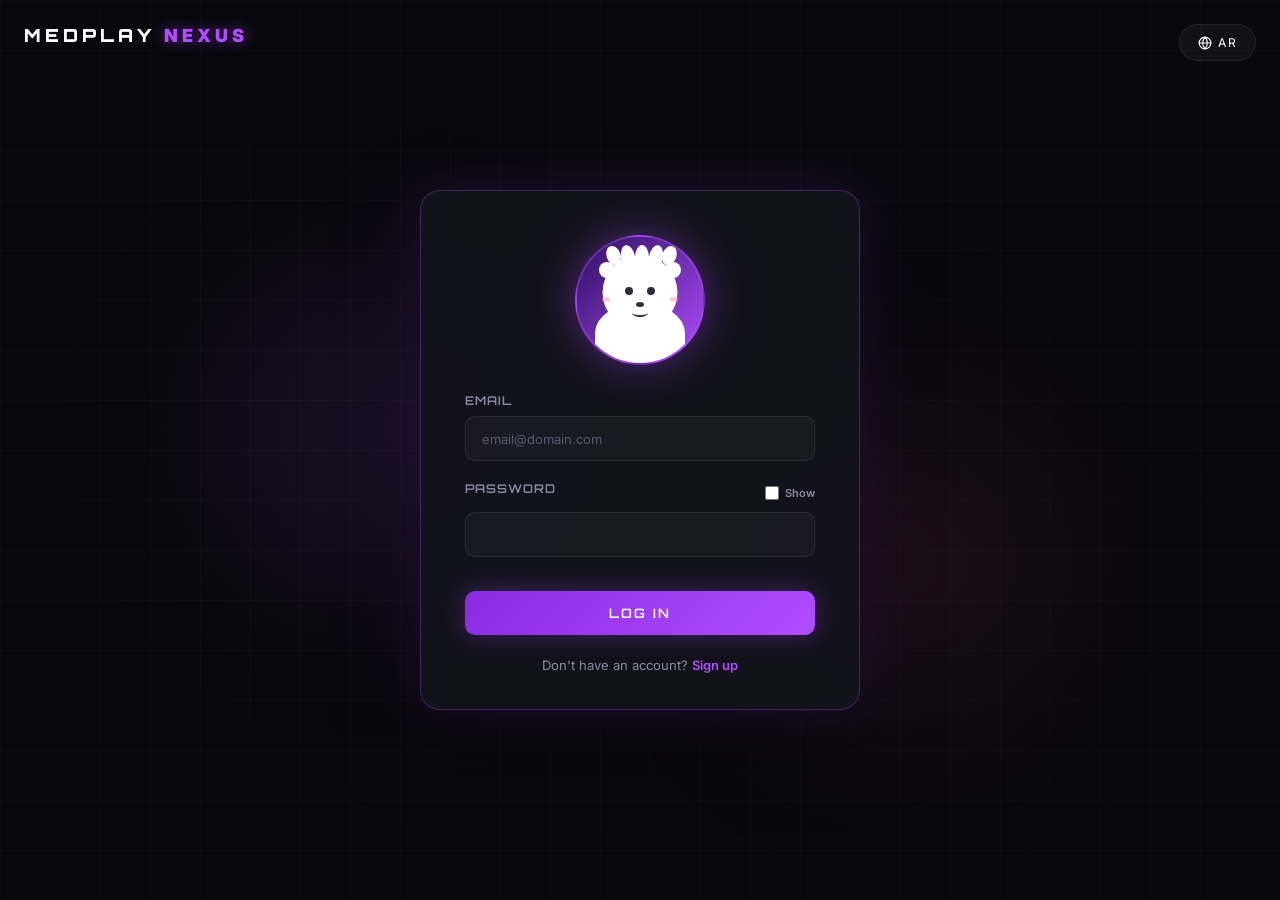
<file: frontend/pages/social.html>
<!DOCTYPE html>
<html lang="en" dir="ltr">
<head>
  <meta charset="UTF-8">
  <meta name="viewport" content="width=device-width, initial-scale=1.0">
  <title>MedPlay Nexus - Social</title>
  <link href="https://fonts.googleapis.com/css2?family=Orbitron:wght@500;700;900&family=Exo+2:wght@300;400;500;600&family=Cairo:wght@400;500;600;700&family=JetBrains+Mono:wght@400;500&display=swap" rel="stylesheet">
  <link rel="stylesheet" href="../css/dashboard.css">
  <style>
    .social-wrap { display: grid; grid-template-columns: 280px 1fr; gap: 16px; min-height: calc(100vh - 96px); }
    .friends-panel { background: var(--panel); border: 1px solid var(--border); border-radius: 14px; padding: 18px; display: flex; flex-direction: column; gap: 10px; }
    .user-row { display: flex; align-items: center; gap: 10px; padding: 10px; border-radius: 10px; cursor: pointer; transition: all 0.2s; border: 1px solid transparent; }
    .user-row:hover, .user-row.selected { background: rgba(177, 77, 255,0.08); border-color: var(--border); }
    .user-ava { width: 36px; height: 36px; border-radius: 50%; display: flex; align-items: center; justify-content: center; font-family: var(--font-head); font-size: 13px; font-weight: 700; color: #000; flex-shrink: 0; }
    .user-info { flex: 1; min-width: 0; }
    .user-name { font-size: 13px; color: var(--text); }
    .user-level { font-size: 10px; color: var(--text2); font-family: var(--font-mono); }
    .user-online { width: 8px; height: 8px; border-radius: 50%; background: var(--success); box-shadow: 0 0 6px var(--success); flex-shrink: 0; }
    .add-btn {
      padding: 6px 12px;
      border-radius: 8px;
      border: 1px solid var(--neon);
      background: transparent;
      color: var(--neon);
      font-size: 11px;
      cursor: pointer;
      font-family: var(--font-head);
      letter-spacing: 1px;
      transition: all 0.2s;
    }
    .add-btn:hover, .add-btn.added { background: var(--neon); color: #000; }

    .chat-panel { background: var(--panel); border: 1px solid var(--border); border-radius: 14px; display: flex; flex-direction: column; overflow: hidden; }
    .chat-header { padding: 16px 20px; border-bottom: 1px solid var(--border); display: flex; align-items: center; gap: 10px; font-family: var(--font-head); font-size: 13px; color: var(--text); letter-spacing: 2px; }
    .chat-online-tag { font-size: 10px; color: var(--success); letter-spacing: 1px; }
    .chat-body { flex: 1; padding: 20px; display: flex; flex-direction: column; gap: 10px; overflow-y: auto; min-height: 400px; }
    .chat-msg { display: flex; gap: 10px; align-items: flex-end; }
    .chat-msg.mine { flex-direction: row-reverse; }
    .chat-ava { width: 30px; height: 30px; border-radius: 50%; display: flex; align-items: center; justify-content: center; font-size: 11px; font-weight: 700; color: #000; flex-shrink: 0; }
    .chat-bubble {
      max-width: 60%;
      padding: 10px 14px;
      border-radius: 14px;
      font-size: 13px;
      line-height: 1.5;
      background: rgba(177, 77, 255,0.1);
      color: var(--text);
      border: 1px solid rgba(177, 77, 255,0.15);
    }
    .chat-msg.mine .chat-bubble { background: rgba(138, 43, 226,0.25); border-color: rgba(138, 43, 226,0.3); }
    .typing-indicator { display: flex; gap: 4px; padding: 12px 14px; background: rgba(177, 77, 255,0.08); border-radius: 14px; width: fit-content; }
    .typing-dot { width: 7px; height: 7px; background: var(--neon); border-radius: 50%; animation: typingBounce 0.8s ease-in-out infinite; }
    .typing-dot:nth-child(2) { animation-delay: 0.15s; }
    .typing-dot:nth-child(3) { animation-delay: 0.3s; }
    @keyframes typingBounce { 0%, 80%, 100% { transform: translateY(0); } 40% { transform: translateY(-6px); } }
    .chat-input-row { display: flex; gap: 10px; padding: 16px 20px; border-top: 1px solid var(--border); }
    .chat-input { flex: 1; background: rgba(20, 20, 29,0.6); border: 1px solid var(--border); border-radius: 10px; padding: 12px 14px; color: var(--text); font-family: var(--font-body); font-size: 13px; outline: none; }
    .chat-input:focus { border-color: var(--neon); }
    .chat-send { background: linear-gradient(135deg, var(--neon2), var(--neon)); border: none; border-radius: 10px; padding: 12px 18px; color: #000; cursor: pointer; font-size: 16px; font-weight: 700; }

    @media (max-width: 900px) {
      .social-wrap { grid-template-columns: 1fr; }
    }
  </style>
</head>
<body>
<div id="page">
  <div class="social-wrap">
    <div class="friends-panel">
      <div class="panel-title" data-i18n="social.online">PLAYERS ONLINE</div>
      <div id="friendList"></div>
    </div>

    <div class="chat-panel">
      <div class="chat-header">
        <div class="user-ava" id="chatPartnerAva">L</div>
        <span id="chatPartnerName">Layla Hassan</span>
        <span class="chat-online-tag">● Online</span>
      </div>
      <div class="chat-body" id="chatBody"></div>
      <div class="chat-input-row">
        <input class="chat-input" id="chatInput" data-i18n-placeholder="social.placeholder" placeholder="Type a message…">
        <button class="chat-send" id="chatSend">▶</button>
      </div>
    </div>
  </div>
</div>

<script src="../js/config.js"></script>
  <script src="../js/translations.js"></script>
<script src="../js/app.js"></script>
<script>
  Auth.requireAuth();
  Shell.mount({ active: 'social', title: { text: 'SOCIAL', i18n: 'shell.social' } });

  // Mock friend list — replace with real backend once friends API exists
  const FRIENDS = [
    { id: 1, name: 'Sara Ali',     level: 9,  ava: 'S', color: 'linear-gradient(135deg,#ff6b6b,#ff8e53)', added: false },
    { id: 2, name: 'Mohamed K.',   level: 6,  ava: 'M', color: 'linear-gradient(135deg,#667eea,#764ba2)', added: false },
    { id: 3, name: 'Layla Hassan', level: 11, ava: 'L', color: 'linear-gradient(135deg,#00b09b,#96c93d)', added: true },
    { id: 4, name: 'Omar S.',      level: 4,  ava: 'O', color: 'linear-gradient(135deg,#f093fb,#f5576c)', added: false },
    { id: 5, name: 'Ahmed F.',     level: 7,  ava: 'A', color: 'linear-gradient(135deg,#4facfe,#00f2fe)', added: true },
  ];

  // Mock chat conversations per friend
  const CHATS = {
    3: [
      { from: 'them', text: 'Hey! Did you finish the challenge yet?' },
      { from: 'me',   text: 'Just completed it! Got 200 XP' },
      { from: 'them', text: 'Amazing! Let\'s do the next one together?' },
    ],
    5: [
      { from: 'them', text: 'I just unlocked the Frontend Pro badge!' },
      { from: 'me',   text: 'Congrats! That took me forever' },
    ]
  };

  let currentPartnerId = 3;
  const user = Auth.getUser() || { username: 'Player' };
  const myInitial = (user.username || 'A').charAt(0).toUpperCase();

  function renderFriends() {
    const html = FRIENDS.map(f => `
      <div class="user-row ${f.id === currentPartnerId ? 'selected' : ''}" data-id="${f.id}">
        <div class="user-ava" style="background:${f.color}">${f.ava}</div>
        <div class="user-info">
          <div class="user-name">${f.name}</div>
          <div class="user-level">Level ${f.level}</div>
        </div>
        <div class="user-online"></div>
        ${f.added
          ? ''
          : `<button class="add-btn" data-add="${f.id}" data-i18n="social.add">+ Add</button>`}
      </div>
    `).join('');
    document.getElementById('friendList').innerHTML = html;

    document.querySelectorAll('.user-row').forEach(r => {
      r.addEventListener('click', e => {
        if (e.target.closest('.add-btn')) return;
        currentPartnerId = parseInt(r.dataset.id);
        renderFriends();
        renderChat();
      });
    });

    document.querySelectorAll('.add-btn').forEach(b => {
      b.addEventListener('click', e => {
        e.stopPropagation();
        const id = parseInt(b.dataset.add);
        const friend = FRIENDS.find(f => f.id === id);
        if (friend) {
          friend.added = true;
          renderFriends();
        }
      });
    });
  }

  function renderChat() {
    const partner = FRIENDS.find(f => f.id === currentPartnerId);
    if (!partner) return;
    document.getElementById('chatPartnerName').textContent = partner.name;
    const ava = document.getElementById('chatPartnerAva');
    ava.textContent = partner.ava;
    ava.style.background = partner.color;

    const messages = CHATS[currentPartnerId] || [];
    const html = messages.map(m => {
      const isMine = m.from === 'me';
      const avaStyle = isMine
        ? 'background:linear-gradient(135deg,var(--neon2),var(--neon3))'
        : `background:${partner.color}`;
      const avaText = isMine ? myInitial : partner.ava;
      return `
        <div class="chat-msg ${isMine ? 'mine' : ''}">
          <div class="chat-ava" style="${avaStyle}">${avaText}</div>
          <div class="chat-bubble">${escapeHtml(m.text)}</div>
        </div>
      `;
    }).join('');
    document.getElementById('chatBody').innerHTML = html;
    document.getElementById('chatBody').scrollTop = 999999;
  }

  function escapeHtml(s) {
    return s.replace(/[&<>"']/g, c => ({ '&': '&amp;', '<': '&lt;', '>': '&gt;', '"': '&quot;', "'": '&#39;' }[c]));
  }

  function sendMessage() {
    const input = document.getElementById('chatInput');
    const text = input.value.trim();
    if (!text) return;
    input.value = '';
    if (!CHATS[currentPartnerId]) CHATS[currentPartnerId] = [];
    CHATS[currentPartnerId].push({ from: 'me', text });
    renderChat();

    // Show typing indicator and fake reply
    setTimeout(() => {
      const body = document.getElementById('chatBody');
      const partner = FRIENDS.find(f => f.id === currentPartnerId);
      body.insertAdjacentHTML('beforeend', `
        <div class="chat-msg" id="typingRow">
          <div class="chat-ava" style="background:${partner.color}">${partner.ava}</div>
          <div class="typing-indicator"><div class="typing-dot"></div><div class="typing-dot"></div><div class="typing-dot"></div></div>
        </div>
      `);
      body.scrollTop = 999999;
      setTimeout(() => {
        document.getElementById('typingRow')?.remove();
        const replies = [
          'Nice!', 'Cool!', "Let's tackle the next challenge!", "I'm on it!",
          'Got it 👍', 'Sounds good!', "I'll catch up soon!"
        ];
        const r = replies[Math.floor(Math.random() * replies.length)];
        CHATS[currentPartnerId].push({ from: 'them', text: r });
        renderChat();
      }, 1200);
    }, 400);
  }

  document.getElementById('chatSend').addEventListener('click', sendMessage);
  document.getElementById('chatInput').addEventListener('keydown', e => {
    if (e.key === 'Enter') sendMessage();
  });

  renderFriends();
  renderChat();
</script>
</body>
</html>
</file>
<file: frontend/css/dashboard.css>
/* Shared dashboard theme - purple/pink/black - matches landing page */

:root {
  --accent-purple: #b14dff;
  --accent-purple-dark: #8a2be2;
  --accent-pink: #ff4d8e;
  --accent-pink-glow: #ff79b0;
  /* Alias old neon names to purple for backwards compatibility */
  --neon: #b14dff;
  --neon2: #8a2be2;
  --neon3: #ff4d8e;
  --bg: #08080d;
  --bg2: #14141d;
  --bg3: #1c1c28;
  --panel: rgba(20, 20, 29, 0.92);
  --panel-deep: rgba(10, 10, 15, 0.85);
  --border: rgba(177, 77, 255, 0.18);
  --border-soft: rgba(255, 255, 255, 0.08);
  --text: #ffffff;
  --text2: #8b8ba0;
  --text-muted: #5a5a6e;
  --success: #4dffaa;
  --warn: #ffaa4d;
  --danger: #ff4466;
  --font-head: 'Orbitron', sans-serif;
  --font-body: 'Exo 2', 'Inter', sans-serif;
  --font-mono: 'JetBrains Mono', monospace;
}

* { margin: 0; padding: 0; box-sizing: border-box; font-family: var(--font-body); }

html[dir="rtl"] * { font-family: 'Cairo', var(--font-body); }
html[dir="rtl"] .sb-logo, html[dir="rtl"] .topbar-title, html[dir="rtl"] .panel-title,
html[dir="rtl"] .stat-val, html[dir="rtl"] .metric-val, html[dir="rtl"] .level-badge,
html[dir="rtl"] .ach-name { font-family: 'Orbitron', 'Cairo', sans-serif; }

body {
  background: var(--bg);
  color: var(--text);
  min-height: 100vh;
  overflow-x: hidden;
}

/* Ambient purple/pink glow background */
body::before {
  content: '';
  position: fixed; inset: 0;
  background-image:
    radial-gradient(circle at 20% 30%, rgba(177, 77, 255, 0.08) 0%, transparent 55%),
    radial-gradient(circle at 80% 70%, rgba(255, 77, 142, 0.06) 0%, transparent 55%);
  pointer-events: none; z-index: 0;
}

/* Faint grid texture matching landing */
body::after {
  content: '';
  position: fixed; inset: 0;
  background-image:
    linear-gradient(rgba(255, 255, 255, 0.015) 1px, transparent 1px),
    linear-gradient(90deg, rgba(255, 255, 255, 0.015) 1px, transparent 1px);
  background-size: 50px 50px;
  pointer-events: none; z-index: 0;
}

/* App shell */
.app-shell {
  display: flex;
  min-height: 100vh;
  position: relative;
  z-index: 1;
}

/* Sidebar */
.sidebar {
  width: 220px;
  background: rgba(10, 10, 15, 0.95);
  border-right: 1px solid var(--border);
  display: flex;
  flex-direction: column;
  padding: 20px 0;
  gap: 4px;
  flex-shrink: 0;
  position: sticky;
  top: 0;
  height: 100vh;
  overflow-y: auto;
}

.sb-logo {
  font-family: var(--font-head);
  font-size: 13px;
  color: var(--text);
  letter-spacing: 2px;
  padding: 0 20px 20px;
  border-bottom: 1px solid var(--border);
  cursor: pointer;
  text-decoration: none;
}

.sb-logo .accent {
  color: var(--accent-purple);
  text-shadow: 0 0 12px rgba(177, 77, 255, 0.6);
}

.sb-user {
  padding: 16px 20px;
  display: flex;
  align-items: center;
  gap: 10px;
  border-bottom: 1px solid var(--border);
  margin-bottom: 8px;
}

.sb-avatar {
  width: 36px; height: 36px;
  border-radius: 50%;
  background: linear-gradient(135deg, var(--accent-purple), var(--accent-pink));
  display: flex; align-items: center; justify-content: center;
  font-family: var(--font-head);
  font-size: 14px;
  color: #fff;
  font-weight: 700;
  box-shadow: 0 0 14px rgba(177, 77, 255, 0.3);
}

.sb-info { flex: 1; min-width: 0; }
.sb-name { font-size: 12px; color: var(--text); font-weight: 600; overflow: hidden; text-overflow: ellipsis; white-space: nowrap; }
.sb-id { font-size: 10px; color: var(--text2); font-family: var(--font-mono); }

.nav-item {
  display: flex;
  align-items: center;
  gap: 10px;
  padding: 11px 20px;
  color: var(--text2);
  font-size: 13px;
  cursor: pointer;
  transition: all 0.2s;
  border-left: 2px solid transparent;
  text-decoration: none;
}

html[dir="rtl"] .nav-item { border-left: none; border-right: 2px solid transparent; }

.nav-item:hover, .nav-item.active {
  background: rgba(177, 77, 255, 0.08);
  color: var(--accent-purple);
  border-left-color: var(--accent-purple);
}

html[dir="rtl"] .nav-item:hover, html[dir="rtl"] .nav-item.active {
  border-right-color: var(--accent-purple);
}

.nav-icon { font-size: 16px; width: 20px; text-align: center; }

.nav-bottom { margin-top: auto; padding: 0 20px; }

.logout-btn {
  width: 100%;
  padding: 10px;
  background: transparent;
  border: 1px solid var(--border);
  color: var(--text2);
  border-radius: 8px;
  cursor: pointer;
  font-size: 12px;
  font-family: var(--font-head);
  letter-spacing: 1.5px;
  transition: all 0.2s;
}

.logout-btn:hover { border-color: var(--danger); color: var(--danger); }

/* Main */
.main-area {
  flex: 1;
  display: flex;
  flex-direction: column;
  overflow-x: hidden;
  min-width: 0;
}

.topbar {
  height: 56px;
  border-bottom: 1px solid var(--border);
  display: flex;
  align-items: center;
  padding: 0 24px;
  gap: 12px;
  background: rgba(10, 10, 15, 0.7);
  backdrop-filter: blur(10px);
  position: sticky;
  top: 0;
  z-index: 50;
}

.topbar-title {
  font-family: var(--font-head);
  font-size: 14px;
  color: var(--text);
  letter-spacing: 2px;
  flex: 1;
}

.topbar-icon {
  position: relative;
  width: 36px; height: 36px;
  border-radius: 10px;
  background: rgba(177, 77, 255, 0.08);
  border: 1px solid var(--border);
  display: flex;
  align-items: center;
  justify-content: center;
  cursor: pointer;
  color: var(--text2);
  font-size: 16px;
  transition: all 0.2s;
  text-decoration: none;
}

.topbar-icon:hover { background: rgba(177, 77, 255, 0.15); color: var(--accent-purple); }

.notif-dot {
  position: absolute;
  top: 6px; right: 6px;
  width: 7px; height: 7px;
  background: var(--accent-pink);
  border-radius: 50%;
  border: 1px solid var(--bg2);
  box-shadow: 0 0 6px var(--accent-pink);
}

.lang-btn-pill {
  display: inline-flex;
  align-items: center;
  gap: 6px;
  padding: 8px 14px;
  background: rgba(177, 77, 255, 0.08);
  border: 1px solid var(--border);
  color: var(--text2);
  border-radius: 20px;
  font-size: 11px;
  font-family: var(--font-head);
  letter-spacing: 1.5px;
  cursor: pointer;
  transition: all 0.2s;
}

.lang-btn-pill:hover { color: var(--accent-purple); border-color: var(--accent-purple); }

/* Content */
.content {
  flex: 1;
  padding: 24px;
  display: flex;
  flex-direction: column;
  gap: 16px;
}

/* Cards */
.panel {
  background: var(--panel);
  border: 1px solid var(--border);
  border-radius: 14px;
  padding: 20px;
}

.panel-title {
  font-family: var(--font-head);
  font-size: 11px;
  color: var(--text2);
  letter-spacing: 2px;
  margin-bottom: 14px;
  text-transform: uppercase;
}

html[dir="rtl"] .panel-title { letter-spacing: 0; text-transform: none; font-size: 13px; }

/* Profile card */
.profile-card {
  background: var(--panel);
  border: 1px solid var(--border);
  border-radius: 14px;
  padding: 20px;
  display: flex;
  align-items: center;
  gap: 20px;
  position: relative;
  overflow: hidden;
}

.profile-card::before {
  content: '';
  position: absolute;
  top: -50%; right: -10%;
  width: 300px; height: 300px;
  background: radial-gradient(circle, rgba(177, 77, 255, 0.12), transparent 70%);
  filter: blur(40px);
  pointer-events: none;
}

.profile-avatar {
  width: 56px; height: 56px;
  border-radius: 50%;
  background: linear-gradient(135deg, var(--accent-purple), var(--accent-pink));
  display: flex; align-items: center; justify-content: center;
  font-family: var(--font-head);
  font-size: 22px;
  color: #fff;
  font-weight: 700;
  flex-shrink: 0;
  box-shadow: 0 0 24px rgba(177, 77, 255, 0.4);
  position: relative; z-index: 1;
}

.profile-info { flex: 1; min-width: 0; position: relative; z-index: 1; }
.profile-name { font-family: var(--font-head); font-size: 16px; color: var(--text); margin-bottom: 3px; }
.profile-meta { font-size: 11px; color: var(--text2); font-family: var(--font-mono); margin-bottom: 10px; }
.xp-bar-wrap { background: rgba(255, 255, 255, 0.05); border-radius: 20px; height: 8px; overflow: hidden; }
.xp-bar {
  height: 100%;
  background: linear-gradient(90deg, var(--accent-purple), var(--accent-pink));
  border-radius: 20px;
  box-shadow: 0 0 10px rgba(177, 77, 255, 0.5);
  transition: width 1s ease;
}
.xp-label { font-size: 10px; color: var(--text2); margin-top: 6px; font-family: var(--font-mono); }
.level-badge {
  background: linear-gradient(135deg, var(--accent-purple-dark), var(--accent-purple));
  border-radius: 12px;
  padding: 8px 16px;
  font-family: var(--font-head);
  font-size: 11px;
  color: #fff;
  letter-spacing: 2px;
  flex-shrink: 0;
  box-shadow: 0 0 18px rgba(177, 77, 255, 0.3);
  position: relative; z-index: 1;
}

/* Stats row */
.stats-row {
  display: grid;
  grid-template-columns: repeat(4, 1fr);
  gap: 12px;
}

.stat-card {
  background: var(--panel);
  border: 1px solid var(--border);
  border-radius: 12px;
  padding: 16px;
  text-align: center;
  cursor: pointer;
  transition: all 0.25s;
}

.stat-card:hover {
  border-color: var(--accent-purple);
  box-shadow: 0 0 20px rgba(177, 77, 255, 0.2);
  transform: translateY(-2px);
}

.stat-val {
  font-family: var(--font-head);
  font-size: 24px;
  background: linear-gradient(135deg, var(--accent-purple), var(--accent-pink));
  -webkit-background-clip: text;
  -webkit-text-fill-color: transparent;
  background-clip: text;
  margin-bottom: 4px;
}
.stat-key { font-size: 10px; color: var(--text2); letter-spacing: 1px; }

/* Buttons */
.btn-neon {
  padding: 10px 18px;
  background: linear-gradient(135deg, var(--accent-purple-dark), var(--accent-purple));
  border: none;
  border-radius: 8px;
  color: #fff;
  font-family: var(--font-head);
  font-size: 11px;
  letter-spacing: 2px;
  cursor: pointer;
  box-shadow: 0 0 16px rgba(177, 77, 255, 0.25);
  transition: transform 0.2s;
  text-decoration: none;
  display: inline-block;
}

.btn-neon:hover { transform: translateY(-2px); box-shadow: 0 0 24px rgba(177, 77, 255, 0.4); }

.btn-ghost {
  padding: 10px 18px;
  background: transparent;
  border: 1px solid var(--border);
  color: var(--text2);
  border-radius: 8px;
  font-family: var(--font-head);
  font-size: 11px;
  letter-spacing: 2px;
  cursor: pointer;
  transition: all 0.2s;
}

.btn-ghost:hover { border-color: var(--accent-purple); color: var(--accent-purple); }

/* Mobile menu */
.menu-toggle {
  display: none;
  width: 36px; height: 36px;
  border-radius: 10px;
  background: rgba(177, 77, 255, 0.08);
  border: 1px solid var(--border);
  color: var(--accent-purple);
  cursor: pointer;
  align-items: center;
  justify-content: center;
  font-size: 18px;
}

@media (max-width: 900px) {
  .sidebar {
    position: fixed;
    left: -240px;
    transition: left 0.3s;
    z-index: 200;
  }
  .sidebar.open { left: 0; box-shadow: 0 0 40px rgba(0, 0, 0, 0.6); }
  .menu-toggle { display: inline-flex; }
  .topbar { padding: 0 16px; }
  .content { padding: 16px; }
  .stats-row { grid-template-columns: repeat(2, 1fr); }
}
</file>
